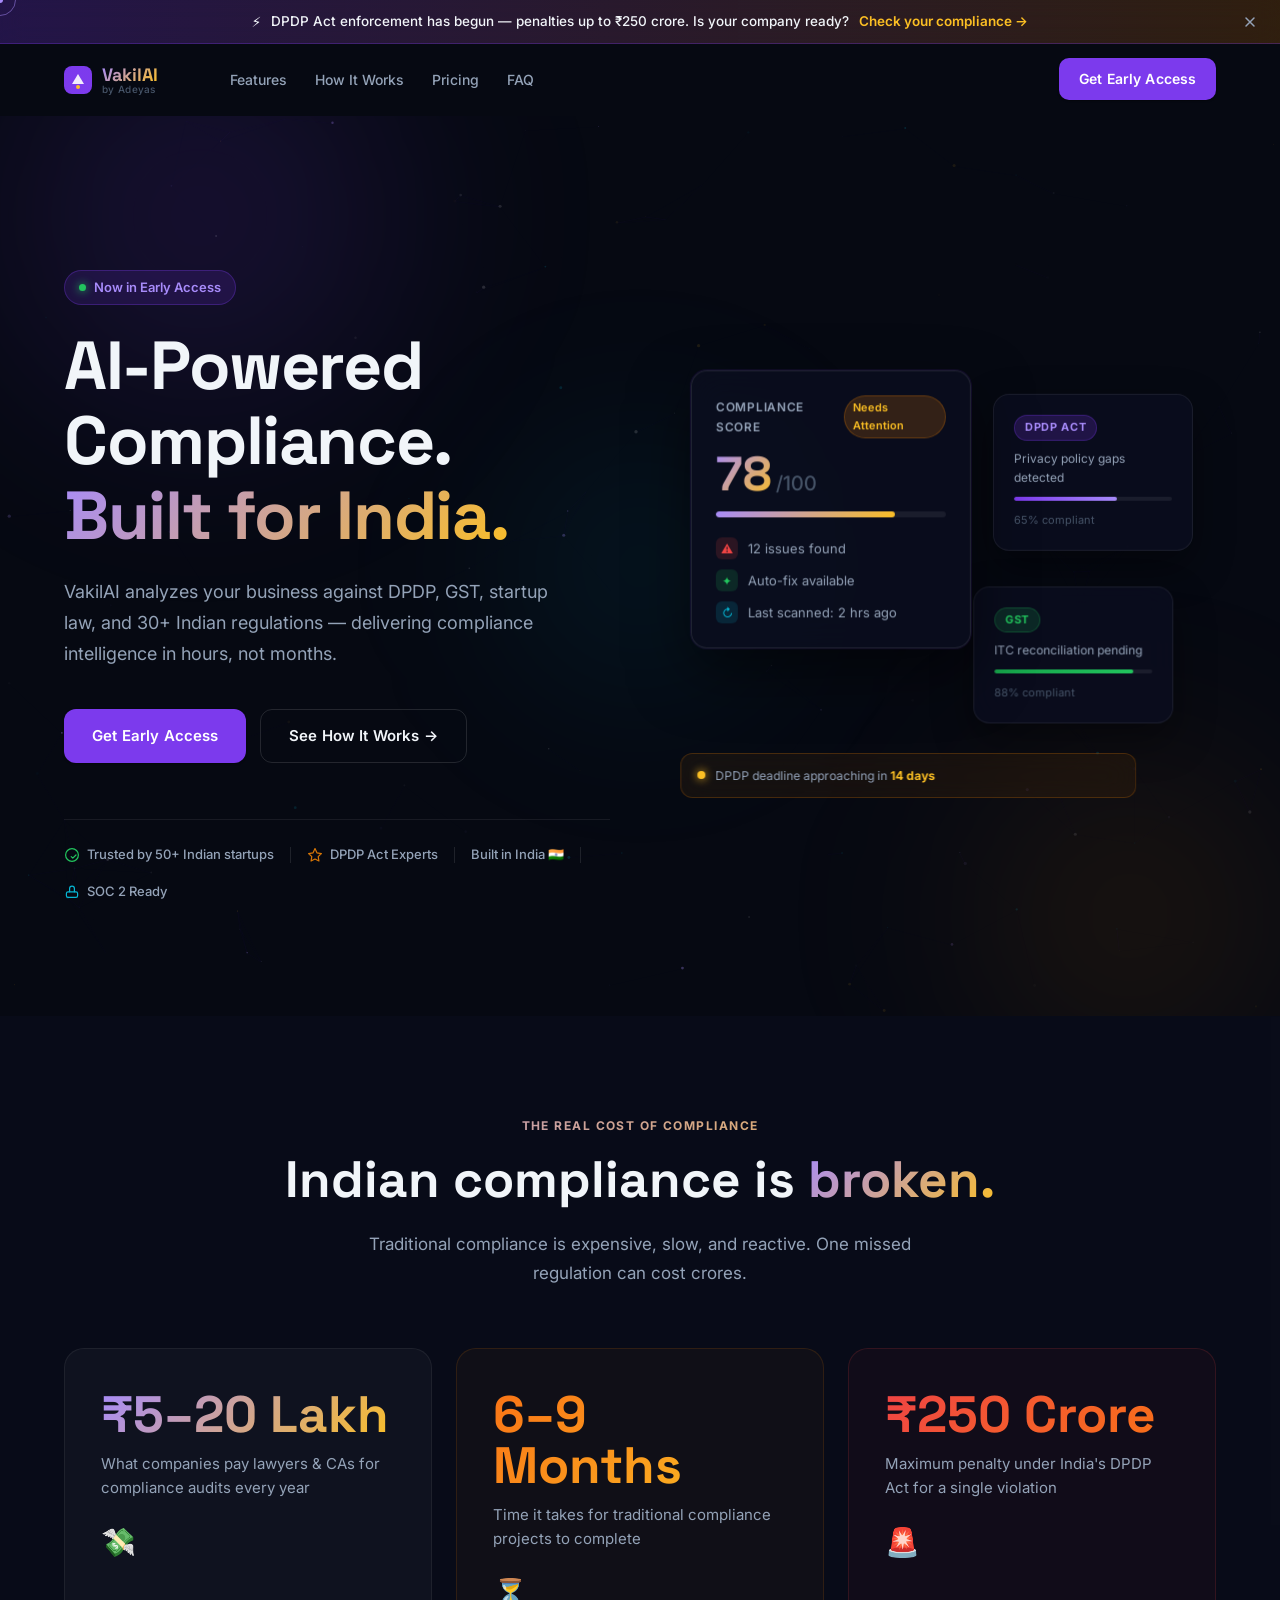
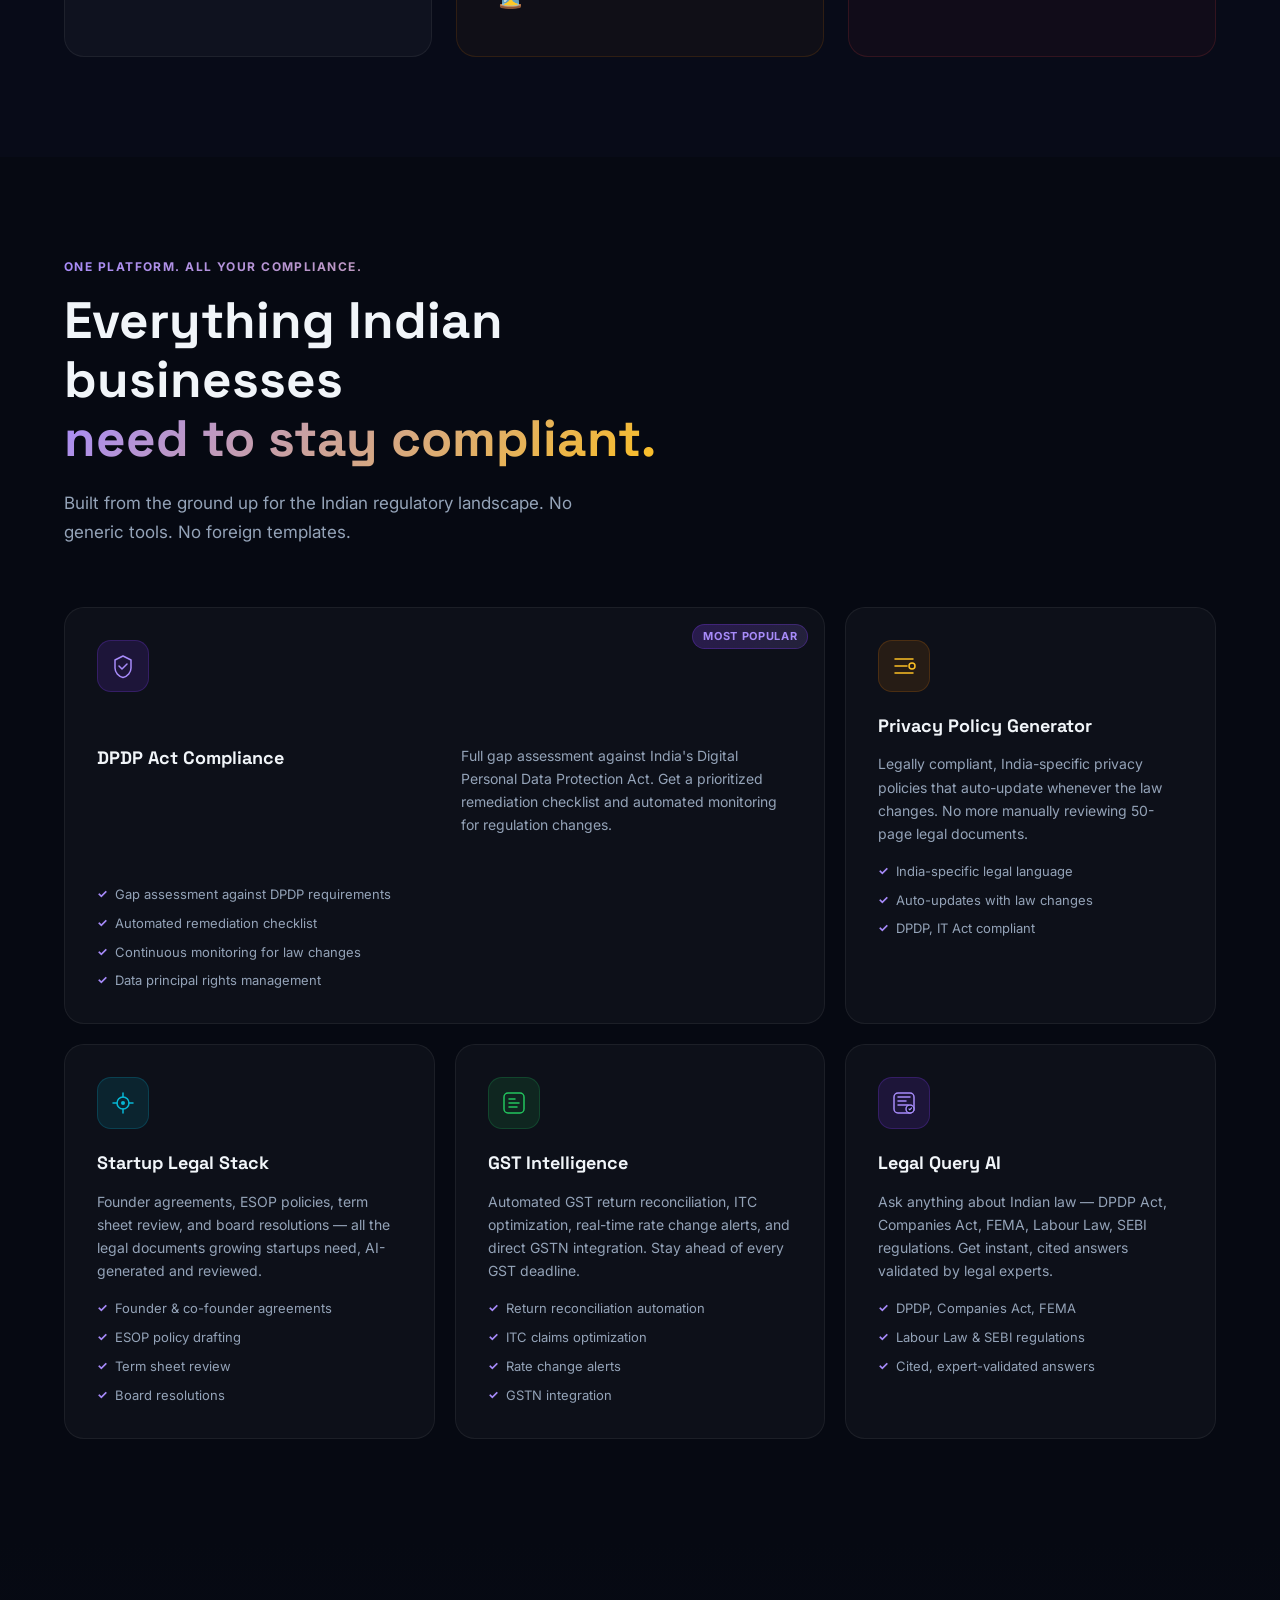
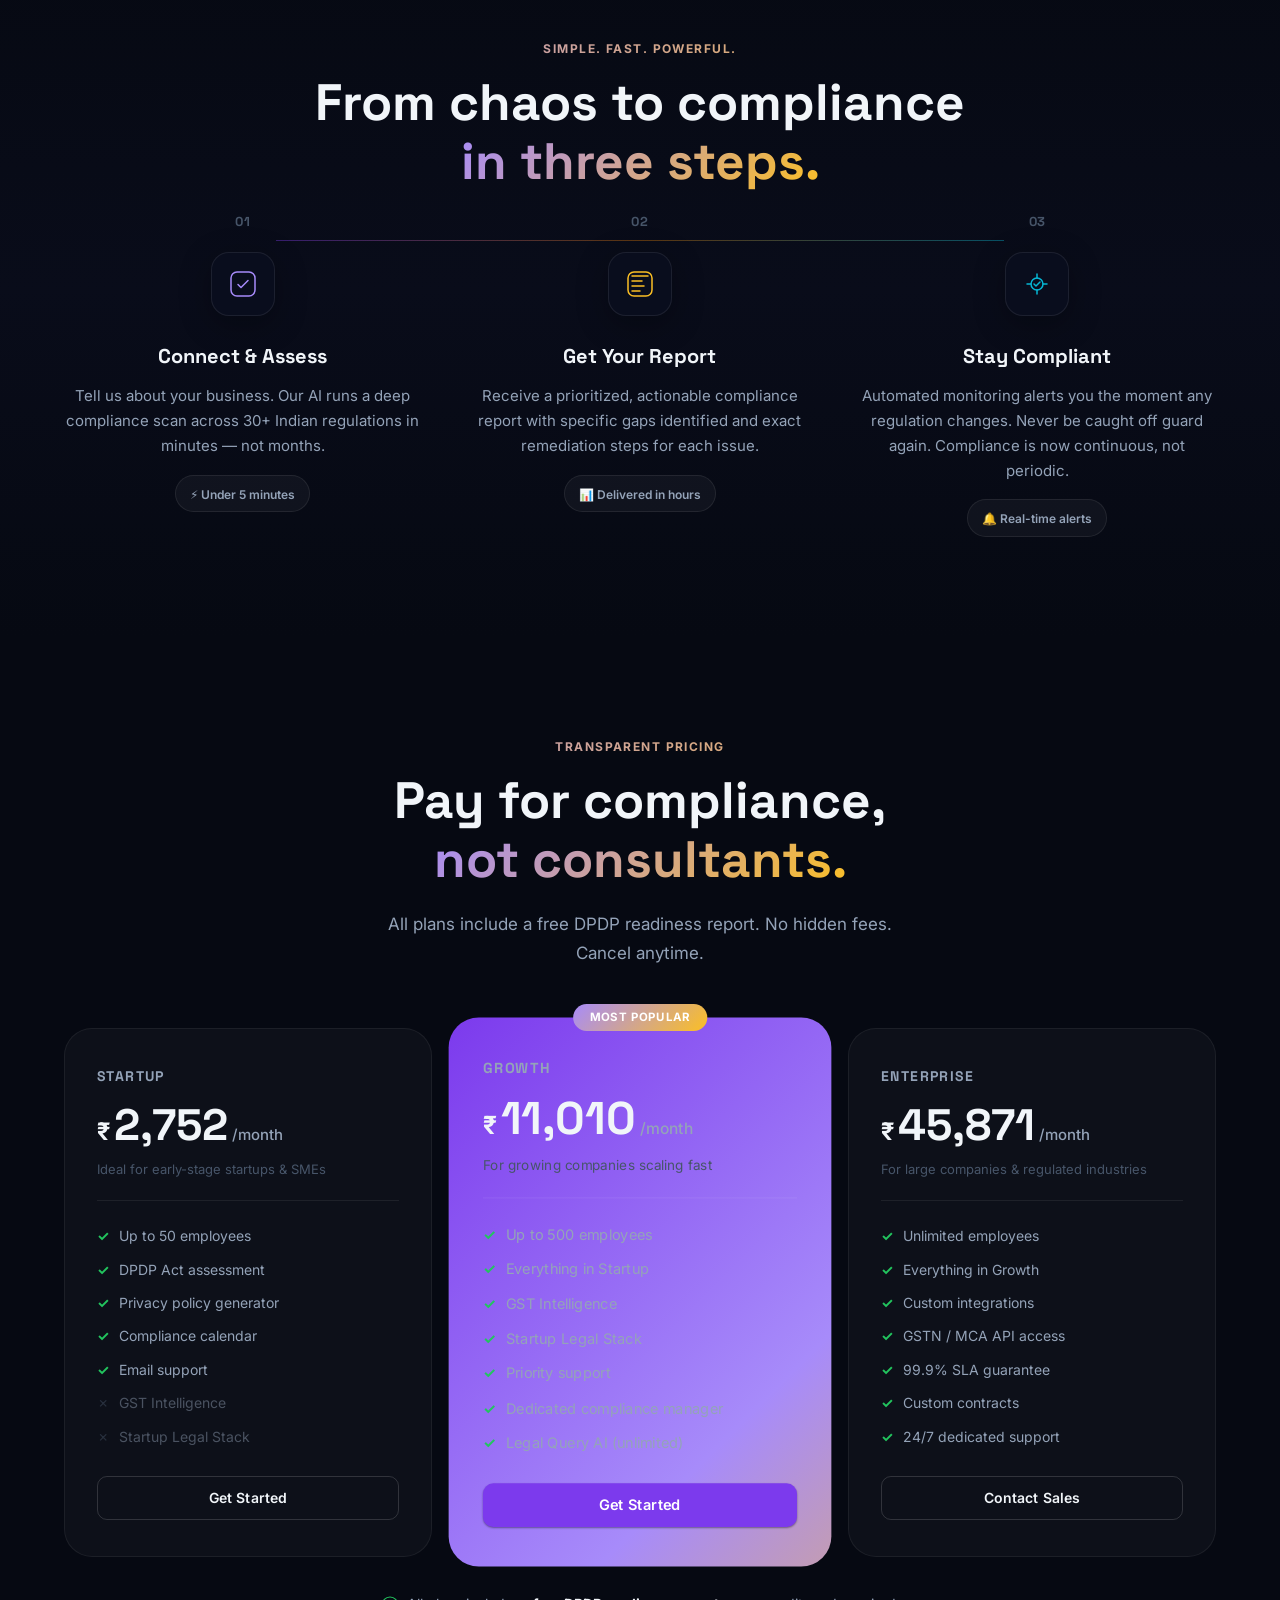
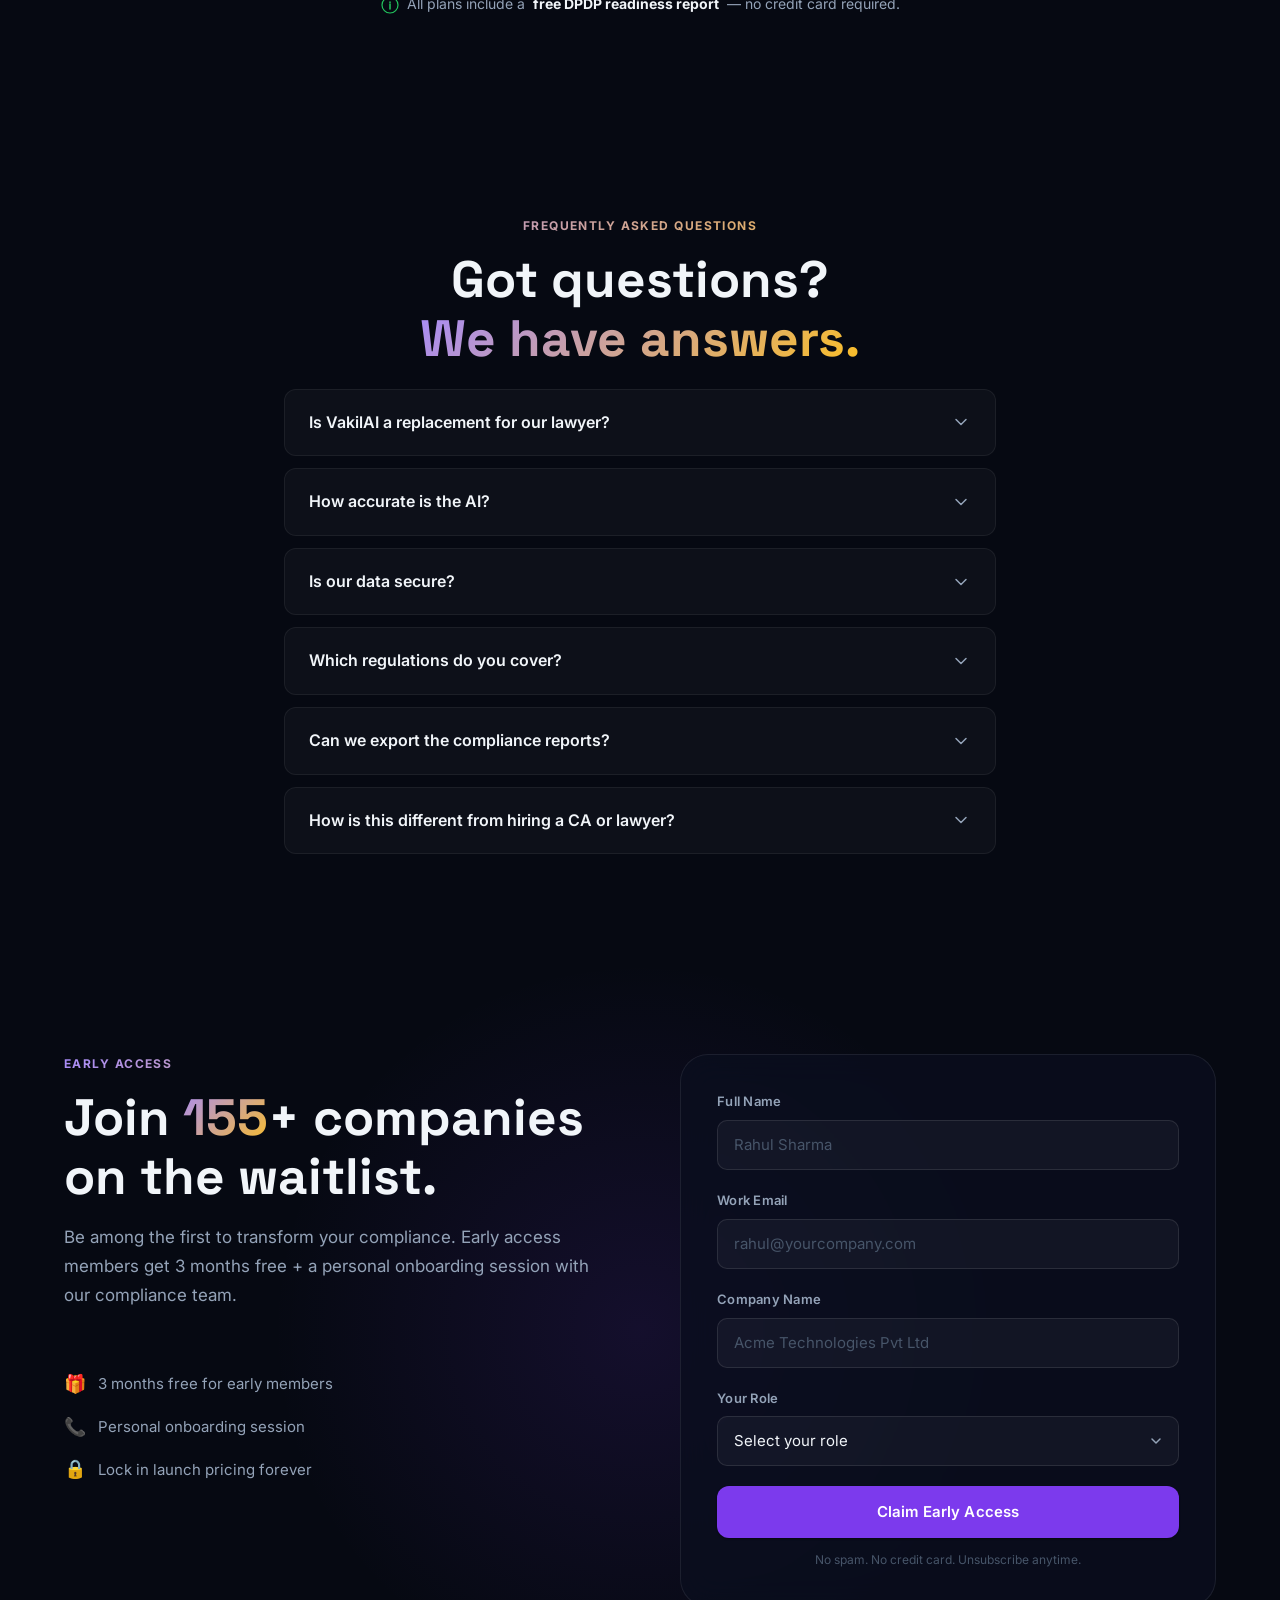
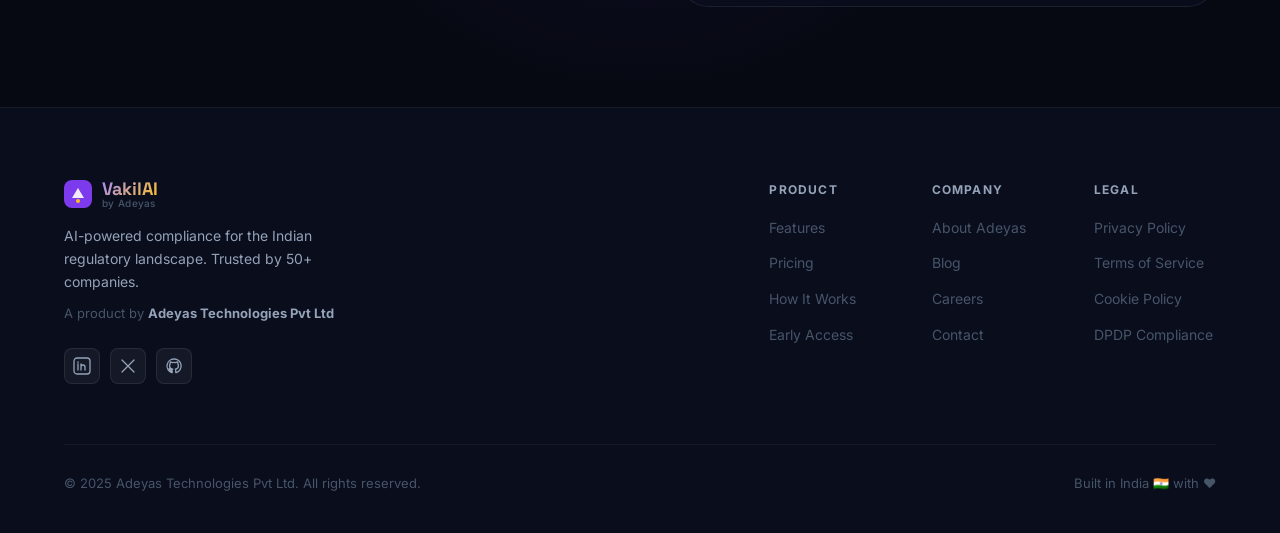
<file: index.html>
<!DOCTYPE html>
<html lang="en">
<head>
  <meta charset="UTF-8" />
  <meta name="viewport" content="width=device-width, initial-scale=1.0" />
  <meta name="description" content="VakilAI — AI-Powered Legal Compliance for Indian Businesses. DPDP Act, GST, Companies Act, FEMA compliance in hours, not months." />
  <title>VakilAI — AI-Powered Legal Compliance for Indian Businesses</title>
  <link rel="preconnect" href="https://fonts.googleapis.com" />
  <link rel="preconnect" href="https://fonts.gstatic.com" crossorigin />
  <link href="https://fonts.googleapis.com/css2?family=Inter:wght@300;400;500;600;700;800;900&family=Space+Grotesk:wght@400;500;600;700;800&display=swap" rel="stylesheet" />
  <link rel="stylesheet" href="css/style.css" />
</head>
<body>

  <!-- Custom Cursor -->
  <div class="cursor-dot" id="cursorDot"></div>
  <div class="cursor-ring" id="cursorRing"></div>

  <!-- Scroll Progress Bar -->
  <div class="scroll-progress" id="scrollProgress"></div>

  <!-- ===================== ANNOUNCEMENT BAR ===================== -->
  <div class="announcement-bar" id="announcementBar">
    <div class="announcement-inner">
      <span class="announcement-icon">⚡</span>
      <span class="announcement-text">
        DPDP Act enforcement has begun — penalties up to ₹250 crore. Is your company ready?
        <a href="#waitlist" class="announcement-link">Check your compliance →</a>
      </span>
      <button class="announcement-close" id="announcementClose" aria-label="Dismiss announcement">
        <svg width="16" height="16" viewBox="0 0 16 16" fill="none"><path d="M12 4L4 12M4 4l8 8" stroke="currentColor" stroke-width="1.5" stroke-linecap="round"/></svg>
      </button>
    </div>
  </div>

  <!-- ===================== NAVIGATION ===================== -->
  <nav class="navbar" id="navbar">
    <div class="nav-container">
      <a href="/" class="nav-logo">
        <span class="logo-icon">
          <svg width="28" height="28" viewBox="0 0 28 28" fill="none">
            <rect width="28" height="28" rx="8" fill="url(#logoGrad)"/>
            <path d="M8 18L14 8l6 10H8z" fill="white" opacity="0.9"/>
            <circle cx="14" cy="21" r="2" fill="#fbbf24"/>
            <defs>
              <linearGradient id="logoGrad" x1="0" y1="0" x2="28" y2="28">
                <stop offset="0%" stop-color="#7c3aed"/>
                <stop offset="100%" stop-color="#a855f7"/>
              </linearGradient>
            </defs>
          </svg>
        </span>
        <div class="logo-text">
          <span class="logo-name">VakilAI</span>
          <span class="logo-by">by Adeyas</span>
        </div>
      </a>

      <ul class="nav-links" id="navLinks">
        <li><a href="#features" class="nav-link">Features</a></li>
        <li><a href="#how-it-works" class="nav-link">How It Works</a></li>
        <li><a href="#pricing" class="nav-link">Pricing</a></li>
        <li><a href="#faq" class="nav-link">FAQ</a></li>
      </ul>

      <div class="nav-actions">
        <a href="#waitlist" class="btn btn-primary magnetic-btn">Get Early Access</a>
      </div>

      <button class="hamburger" id="hamburger" aria-label="Toggle menu">
        <span></span><span></span><span></span>
      </button>
    </div>
  </nav>

  <!-- Mobile menu overlay -->
  <div class="mobile-overlay" id="mobileOverlay"></div>

  <!-- ===================== HERO ===================== -->
  <section class="hero" id="hero">
    <canvas class="hero-canvas" id="heroCanvas"></canvas>
    <div class="hero-orbs">
      <div class="orb orb-1"></div>
      <div class="orb orb-2"></div>
      <div class="orb orb-3"></div>
    </div>

    <div class="container">
      <div class="hero-content">
        <div class="hero-badge reveal">
          <span class="badge-dot"></span>
          <span>Now in Early Access</span>
        </div>

        <h1 class="hero-h1 reveal reveal-delay-1">
          AI-Powered Compliance.<br />
          <span class="gradient-text">Built for India.</span>
        </h1>

        <p class="hero-sub reveal reveal-delay-2">
          VakilAI analyzes your business against DPDP, GST, startup law, and 30+ Indian regulations — delivering compliance intelligence in hours, not months.
        </p>

        <div class="hero-ctas reveal reveal-delay-3">
          <a href="#waitlist" class="btn btn-primary btn-lg magnetic-btn">Get Early Access</a>
          <a href="#how-it-works" class="btn btn-ghost btn-lg magnetic-btn">See How It Works →</a>
        </div>

        <!-- Trust bar -->
        <div class="trust-bar reveal reveal-delay-4">
          <div class="trust-item">
            <svg class="trust-icon" viewBox="0 0 20 20" fill="none"><path d="M9 12l2 2 4-4" stroke="#22c55e" stroke-width="1.5" stroke-linecap="round" stroke-linejoin="round"/><circle cx="10" cy="10" r="8" stroke="#22c55e" stroke-width="1.5"/></svg>
            <span>Trusted by 50+ Indian startups</span>
          </div>
          <div class="trust-divider"></div>
          <div class="trust-item">
            <svg class="trust-icon" viewBox="0 0 20 20" fill="none"><path d="M10 2L12.39 7.26L18 8.18L14 12.08L14.9 17.5L10 15L5.1 17.5L6 12.08L2 8.18L7.61 7.26L10 2Z" stroke="#d97706" stroke-width="1.5" stroke-linejoin="round"/></svg>
            <span>DPDP Act Experts</span>
          </div>
          <div class="trust-divider"></div>
          <div class="trust-item">
            <span>Built in India 🇮🇳</span>
          </div>
          <div class="trust-divider"></div>
          <div class="trust-item">
            <svg class="trust-icon" viewBox="0 0 20 20" fill="none"><rect x="3" y="11" width="14" height="7" rx="2" stroke="#06b6d4" stroke-width="1.5"/><path d="M7 11V7a3 3 0 016 0v4" stroke="#06b6d4" stroke-width="1.5" stroke-linecap="round"/></svg>
            <span>SOC 2 Ready</span>
          </div>
        </div>
      </div>

      <!-- Hero Visual -->
      <div class="hero-visual reveal reveal-delay-2">
        <div class="hero-card card-main">
          <div class="card-header">
            <div class="card-title-row">
              <span class="card-label">Compliance Score</span>
              <span class="status-badge status-warning">Needs Attention</span>
            </div>
            <div class="score-display">
              <span class="score-number">78</span>
              <span class="score-denom">/100</span>
            </div>
            <div class="score-bar">
              <div class="score-fill" style="width:78%"></div>
            </div>
          </div>
          <div class="card-metrics">
            <div class="metric">
              <span class="metric-icon metric-red">⚠</span>
              <span class="metric-text">12 issues found</span>
            </div>
            <div class="metric">
              <span class="metric-icon metric-green">✦</span>
              <span class="metric-text">Auto-fix available</span>
            </div>
            <div class="metric">
              <span class="metric-icon metric-blue">↻</span>
              <span class="metric-text">Last scanned: 2 hrs ago</span>
            </div>
          </div>
        </div>

        <div class="hero-card card-secondary card-dpdp">
          <div class="pill-badge pill-violet">DPDP Act</div>
          <p class="card-sm-text">Privacy policy gaps detected</p>
          <div class="mini-progress">
            <div class="mini-fill" style="width: 65%"></div>
          </div>
          <span class="mini-pct">65% compliant</span>
        </div>

        <div class="hero-card card-secondary card-gst">
          <div class="pill-badge pill-green">GST</div>
          <p class="card-sm-text">ITC reconciliation pending</p>
          <div class="mini-progress">
            <div class="mini-fill mini-fill-green" style="width: 88%"></div>
          </div>
          <span class="mini-pct">88% compliant</span>
        </div>

        <div class="hero-card card-alert">
          <span class="alert-dot"></span>
          <span class="alert-text">DPDP deadline approaching in <strong>14 days</strong></span>
        </div>
      </div>
    </div>
  </section>

  <!-- ===================== PROBLEM SECTION ===================== -->
  <section class="section problem-section" id="problem">
    <div class="container">
      <div class="section-label reveal">The Real Cost of Compliance</div>
      <h2 class="section-h2 reveal reveal-delay-1">Indian compliance is <span class="gradient-text">broken.</span></h2>
      <p class="section-sub reveal reveal-delay-2">Traditional compliance is expensive, slow, and reactive. One missed regulation can cost crores.</p>

      <div class="pain-cards reveal reveal-delay-3">
        <div class="pain-card">
          <div class="pain-stat">₹5–20 Lakh</div>
          <div class="pain-label">What companies pay lawyers &amp; CAs for compliance audits every year</div>
          <div class="pain-icon">💸</div>
        </div>
        <div class="pain-card pain-card-center">
          <div class="pain-stat">6–9 Months</div>
          <div class="pain-label">Time it takes for traditional compliance projects to complete</div>
          <div class="pain-icon">⏳</div>
        </div>
        <div class="pain-card pain-card-danger">
          <div class="pain-stat">₹250 Crore</div>
          <div class="pain-label">Maximum penalty under India's DPDP Act for a single violation</div>
          <div class="pain-icon">🚨</div>
        </div>
      </div>
    </div>
  </section>

  <!-- ===================== FEATURES ===================== -->
  <section class="section features-section" id="features">
    <div class="container">
      <div class="section-label reveal">One Platform. All Your Compliance.</div>
      <h2 class="section-h2 reveal reveal-delay-1">Everything Indian businesses<br /><span class="gradient-text">need to stay compliant.</span></h2>
      <p class="section-sub reveal reveal-delay-2">Built from the ground up for the Indian regulatory landscape. No generic tools. No foreign templates.</p>

      <div class="features-grid">

        <div class="feature-card feature-card-large reveal">
          <div class="feature-icon-wrap feature-violet">
            <svg width="28" height="28" viewBox="0 0 28 28" fill="none"><path d="M14 4L6 8v8c0 4.4 3.4 8.5 8 9.5 4.6-1 8-5.1 8-9.5V8l-8-4z" stroke="#a78bfa" stroke-width="1.5" stroke-linejoin="round"/><path d="M10 14l3 3 5-5" stroke="#a78bfa" stroke-width="1.5" stroke-linecap="round" stroke-linejoin="round"/></svg>
          </div>
          <h3 class="feature-title">DPDP Act Compliance</h3>
          <p class="feature-desc">Full gap assessment against India's Digital Personal Data Protection Act. Get a prioritized remediation checklist and automated monitoring for regulation changes.</p>
          <ul class="feature-list">
            <li>Gap assessment against DPDP requirements</li>
            <li>Automated remediation checklist</li>
            <li>Continuous monitoring for law changes</li>
            <li>Data principal rights management</li>
          </ul>
          <div class="feature-tag">Most popular</div>
        </div>

        <div class="feature-card reveal reveal-delay-1">
          <div class="feature-icon-wrap feature-gold">
            <svg width="28" height="28" viewBox="0 0 28 28" fill="none"><path d="M5 7h18M5 21h18M5 14h12" stroke="#fbbf24" stroke-width="1.5" stroke-linecap="round"/><circle cx="22" cy="14" r="3" stroke="#fbbf24" stroke-width="1.5"/></svg>
          </div>
          <h3 class="feature-title">Privacy Policy Generator</h3>
          <p class="feature-desc">Legally compliant, India-specific privacy policies that auto-update whenever the law changes. No more manually reviewing 50-page legal documents.</p>
          <ul class="feature-list">
            <li>India-specific legal language</li>
            <li>Auto-updates with law changes</li>
            <li>DPDP, IT Act compliant</li>
          </ul>
        </div>

        <div class="feature-card reveal reveal-delay-2">
          <div class="feature-icon-wrap feature-cyan">
            <svg width="28" height="28" viewBox="0 0 28 28" fill="none"><path d="M14 4v4M14 20v4M4 14h4M20 14h4" stroke="#06b6d4" stroke-width="1.5" stroke-linecap="round"/><circle cx="14" cy="14" r="6" stroke="#06b6d4" stroke-width="1.5"/><circle cx="14" cy="14" r="2" fill="#06b6d4"/></svg>
          </div>
          <h3 class="feature-title">Startup Legal Stack</h3>
          <p class="feature-desc">Founder agreements, ESOP policies, term sheet review, and board resolutions — all the legal documents growing startups need, AI-generated and reviewed.</p>
          <ul class="feature-list">
            <li>Founder &amp; co-founder agreements</li>
            <li>ESOP policy drafting</li>
            <li>Term sheet review</li>
            <li>Board resolutions</li>
          </ul>
        </div>

        <div class="feature-card reveal">
          <div class="feature-icon-wrap feature-green">
            <svg width="28" height="28" viewBox="0 0 28 28" fill="none"><rect x="4" y="4" width="20" height="20" rx="4" stroke="#22c55e" stroke-width="1.5"/><path d="M9 14h10M9 10h6M9 18h8" stroke="#22c55e" stroke-width="1.5" stroke-linecap="round"/></svg>
          </div>
          <h3 class="feature-title">GST Intelligence</h3>
          <p class="feature-desc">Automated GST return reconciliation, ITC optimization, real-time rate change alerts, and direct GSTN integration. Stay ahead of every GST deadline.</p>
          <ul class="feature-list">
            <li>Return reconciliation automation</li>
            <li>ITC claims optimization</li>
            <li>Rate change alerts</li>
            <li>GSTN integration</li>
          </ul>
        </div>

        <div class="feature-card reveal reveal-delay-1">
          <div class="feature-icon-wrap feature-violet">
            <svg width="28" height="28" viewBox="0 0 28 28" fill="none"><path d="M8 8h12M8 12h8M8 16h10" stroke="#a78bfa" stroke-width="1.5" stroke-linecap="round"/><rect x="4" y="4" width="20" height="20" rx="4" stroke="#a78bfa" stroke-width="1.5"/><circle cx="20" cy="20" r="4" fill="#0b0e1f" stroke="#a78bfa" stroke-width="1.5"/><path d="M19 20l.8.8L21.5 19" stroke="#a78bfa" stroke-width="1.2" stroke-linecap="round" stroke-linejoin="round"/></svg>
          </div>
          <h3 class="feature-title">Legal Query AI</h3>
          <p class="feature-desc">Ask anything about Indian law — DPDP Act, Companies Act, FEMA, Labour Law, SEBI regulations. Get instant, cited answers validated by legal experts.</p>
          <ul class="feature-list">
            <li>DPDP, Companies Act, FEMA</li>
            <li>Labour Law &amp; SEBI regulations</li>
            <li>Cited, expert-validated answers</li>
          </ul>
        </div>

      </div>
    </div>
  </section>

  <!-- ===================== HOW IT WORKS ===================== -->
  <section class="section hiw-section" id="how-it-works">
    <div class="container">
      <div class="section-label reveal">Simple. Fast. Powerful.</div>
      <h2 class="section-h2 reveal reveal-delay-1">From chaos to compliance<br /><span class="gradient-text">in three steps.</span></h2>

      <div class="hiw-steps">

        <div class="hiw-step reveal">
          <div class="step-number">01</div>
          <div class="step-connector"></div>
          <div class="step-content">
            <div class="step-icon-wrap">
              <svg width="32" height="32" viewBox="0 0 32 32" fill="none"><rect x="4" y="4" width="24" height="24" rx="6" stroke="#a78bfa" stroke-width="1.5"/><path d="M11 16.5l3 3 7-7" stroke="#a78bfa" stroke-width="1.5" stroke-linecap="round" stroke-linejoin="round"/></svg>
            </div>
            <h3 class="step-title">Connect &amp; Assess</h3>
            <p class="step-desc">Tell us about your business. Our AI runs a deep compliance scan across 30+ Indian regulations in minutes — not months.</p>
            <div class="step-callout">
              <span class="callout-time">⚡ Under 5 minutes</span>
            </div>
          </div>
        </div>

        <div class="hiw-step reveal reveal-delay-1">
          <div class="step-number">02</div>
          <div class="step-connector"></div>
          <div class="step-content">
            <div class="step-icon-wrap">
              <svg width="32" height="32" viewBox="0 0 32 32" fill="none"><path d="M8 8h16M8 13h10M8 18h12M8 23h8" stroke="#fbbf24" stroke-width="1.5" stroke-linecap="round"/><rect x="4" y="4" width="24" height="24" rx="6" stroke="#fbbf24" stroke-width="1.5"/></svg>
            </div>
            <h3 class="step-title">Get Your Report</h3>
            <p class="step-desc">Receive a prioritized, actionable compliance report with specific gaps identified and exact remediation steps for each issue.</p>
            <div class="step-callout">
              <span class="callout-time">📊 Delivered in hours</span>
            </div>
          </div>
        </div>

        <div class="hiw-step reveal reveal-delay-2">
          <div class="step-number">03</div>
          <div class="step-content">
            <div class="step-icon-wrap">
              <svg width="32" height="32" viewBox="0 0 32 32" fill="none"><path d="M16 6v4M16 22v4M6 16h4M22 16h4" stroke="#06b6d4" stroke-width="1.5" stroke-linecap="round"/><circle cx="16" cy="16" r="6" stroke="#06b6d4" stroke-width="1.5"/><path d="M13 16l2 2 4-4" stroke="#06b6d4" stroke-width="1.5" stroke-linecap="round" stroke-linejoin="round"/></svg>
            </div>
            <h3 class="step-title">Stay Compliant</h3>
            <p class="step-desc">Automated monitoring alerts you the moment any regulation changes. Never be caught off guard again. Compliance is now continuous, not periodic.</p>
            <div class="step-callout">
              <span class="callout-time">🔔 Real-time alerts</span>
            </div>
          </div>
        </div>

      </div>
    </div>
  </section>

  <!-- ===================== PRICING ===================== -->
  <section class="section pricing-section" id="pricing">
    <div class="container">
      <div class="section-label reveal">Transparent Pricing</div>
      <h2 class="section-h2 reveal reveal-delay-1">Pay for compliance,<br /><span class="gradient-text">not consultants.</span></h2>
      <p class="section-sub reveal reveal-delay-2">All plans include a free DPDP readiness report. No hidden fees. Cancel anytime.</p>

      <div class="pricing-grid reveal reveal-delay-3">

        <!-- Startup -->
        <div class="pricing-card">
          <div class="pricing-tier">Startup</div>
          <div class="pricing-price">
            <span class="price-currency">₹</span>
            <span class="price-amount" data-count="3000">3,000</span>
            <span class="price-period">/month</span>
          </div>
          <p class="pricing-ideal">Ideal for early-stage startups &amp; SMEs</p>
          <div class="pricing-divider"></div>
          <ul class="pricing-features">
            <li><span class="pf-check">✓</span> Up to 50 employees</li>
            <li><span class="pf-check">✓</span> DPDP Act assessment</li>
            <li><span class="pf-check">✓</span> Privacy policy generator</li>
            <li><span class="pf-check">✓</span> Compliance calendar</li>
            <li><span class="pf-check">✓</span> Email support</li>
            <li class="pf-no"><span class="pf-no-check">✗</span> GST Intelligence</li>
            <li class="pf-no"><span class="pf-no-check">✗</span> Startup Legal Stack</li>
          </ul>
          <a href="#waitlist" class="btn btn-outline btn-full magnetic-btn">Get Started</a>
        </div>

        <!-- Growth — Featured -->
        <div class="pricing-card pricing-featured">
          <div class="pricing-badge">Most Popular</div>
          <div class="pricing-tier">Growth</div>
          <div class="pricing-price">
            <span class="price-currency">₹</span>
            <span class="price-amount" data-count="12000">12,000</span>
            <span class="price-period">/month</span>
          </div>
          <p class="pricing-ideal">For growing companies scaling fast</p>
          <div class="pricing-divider"></div>
          <ul class="pricing-features">
            <li><span class="pf-check">✓</span> Up to 500 employees</li>
            <li><span class="pf-check">✓</span> Everything in Startup</li>
            <li><span class="pf-check">✓</span> GST Intelligence</li>
            <li><span class="pf-check">✓</span> Startup Legal Stack</li>
            <li><span class="pf-check">✓</span> Priority support</li>
            <li><span class="pf-check">✓</span> Dedicated compliance manager</li>
            <li><span class="pf-check">✓</span> Legal Query AI (unlimited)</li>
          </ul>
          <a href="#waitlist" class="btn btn-primary btn-full magnetic-btn">Get Started</a>
        </div>

        <!-- Enterprise -->
        <div class="pricing-card">
          <div class="pricing-tier">Enterprise</div>
          <div class="pricing-price">
            <span class="price-currency">₹</span>
            <span class="price-amount" data-count="50000">50,000</span>
            <span class="price-period">/month</span>
          </div>
          <p class="pricing-ideal">For large companies &amp; regulated industries</p>
          <div class="pricing-divider"></div>
          <ul class="pricing-features">
            <li><span class="pf-check">✓</span> Unlimited employees</li>
            <li><span class="pf-check">✓</span> Everything in Growth</li>
            <li><span class="pf-check">✓</span> Custom integrations</li>
            <li><span class="pf-check">✓</span> GSTN / MCA API access</li>
            <li><span class="pf-check">✓</span> 99.9% SLA guarantee</li>
            <li><span class="pf-check">✓</span> Custom contracts</li>
            <li><span class="pf-check">✓</span> 24/7 dedicated support</li>
          </ul>
          <a href="#waitlist" class="btn btn-outline btn-full magnetic-btn">Contact Sales</a>
        </div>

      </div>

      <div class="pricing-note reveal">
        <svg width="18" height="18" viewBox="0 0 18 18" fill="none"><circle cx="9" cy="9" r="8" stroke="#22c55e" stroke-width="1.2"/><path d="M9 8v5M9 6v.5" stroke="#22c55e" stroke-width="1.5" stroke-linecap="round"/></svg>
        All plans include a <strong>free DPDP readiness report</strong> — no credit card required.
      </div>
    </div>
  </section>

  <!-- ===================== FAQ ===================== -->
  <section class="section faq-section" id="faq">
    <div class="container faq-container">
      <div class="section-label reveal">Frequently Asked Questions</div>
      <h2 class="section-h2 reveal reveal-delay-1">Got questions?<br /><span class="gradient-text">We have answers.</span></h2>

      <div class="faq-list reveal reveal-delay-2">

        <div class="faq-item">
          <button class="faq-question" aria-expanded="false">
            <span>Is VakilAI a replacement for our lawyer?</span>
            <span class="faq-arrow">
              <svg width="20" height="20" viewBox="0 0 20 20" fill="none"><path d="M5 7.5l5 5 5-5" stroke="currentColor" stroke-width="1.5" stroke-linecap="round" stroke-linejoin="round"/></svg>
            </span>
          </button>
          <div class="faq-answer">
            <p>No — VakilAI is designed to augment your legal team, not replace it. Think of it as giving your lawyer a superpower: AI-powered research, automated monitoring, and instant gap analysis so they can focus on high-value strategic advice instead of manual compliance reviews. Most companies use VakilAI to reduce their legal spend by 60–80% while actually improving their compliance posture.</p>
          </div>
        </div>

        <div class="faq-item">
          <button class="faq-question" aria-expanded="false">
            <span>How accurate is the AI?</span>
            <span class="faq-arrow">
              <svg width="20" height="20" viewBox="0 0 20 20" fill="none"><path d="M5 7.5l5 5 5-5" stroke="currentColor" stroke-width="1.5" stroke-linecap="round" stroke-linejoin="round"/></svg>
            </span>
          </button>
          <div class="faq-answer">
            <p>VakilAI is trained on a comprehensive corpus of Indian legislation, MCA circulars, GSTN advisories, DPDP Act rules, and judicial precedents. Every output is validated by a panel of senior Indian legal experts before deployment. Our accuracy benchmark sits at 94%+ on structured compliance questions, with human review flagged automatically for edge cases.</p>
          </div>
        </div>

        <div class="faq-item">
          <button class="faq-question" aria-expanded="false">
            <span>Is our data secure?</span>
            <span class="faq-arrow">
              <svg width="20" height="20" viewBox="0 0 20 20" fill="none"><path d="M5 7.5l5 5 5-5" stroke="currentColor" stroke-width="1.5" stroke-linecap="round" stroke-linejoin="round"/></svg>
            </span>
          </button>
          <div class="faq-answer">
            <p>Absolutely. All data is end-to-end encrypted in transit and at rest. Your data is stored exclusively on Indian servers (Mumbai data centers), making us DPDP-compliant by design. We are ISO 27001 certified and SOC 2 Type II audit is in progress. We never use your business data to train our models — your data remains yours, period.</p>
          </div>
        </div>

        <div class="faq-item">
          <button class="faq-question" aria-expanded="false">
            <span>Which regulations do you cover?</span>
            <span class="faq-arrow">
              <svg width="20" height="20" viewBox="0 0 20 20" fill="none"><path d="M5 7.5l5 5 5-5" stroke="currentColor" stroke-width="1.5" stroke-linecap="round" stroke-linejoin="round"/></svg>
            </span>
          </button>
          <div class="faq-answer">
            <p>Currently, VakilAI covers the DPDP Act, GST (CGST, SGST, IGST), Companies Act 2013, FEMA, Labour Laws (POSH, PF, ESI, Shops & Establishments), SEBI regulations, and Startup India requirements — 30+ regulations in total. We add new regulations quarterly and our customers vote on priority. SEBI BRSR and RBI guidelines are next on the roadmap.</p>
          </div>
        </div>

        <div class="faq-item">
          <button class="faq-question" aria-expanded="false">
            <span>Can we export the compliance reports?</span>
            <span class="faq-arrow">
              <svg width="20" height="20" viewBox="0 0 20 20" fill="none"><path d="M5 7.5l5 5 5-5" stroke="currentColor" stroke-width="1.5" stroke-linecap="round" stroke-linejoin="round"/></svg>
            </span>
          </button>
          <div class="faq-answer">
            <p>Yes — all compliance reports can be exported as PDF or Excel files. Reports are formatted for sharing directly with your CA, auditor, or legal counsel. You can also generate shareable links with view-only access for board members or investors. Enterprise customers get custom-branded report templates.</p>
          </div>
        </div>

        <div class="faq-item">
          <button class="faq-question" aria-expanded="false">
            <span>How is this different from hiring a CA or lawyer?</span>
            <span class="faq-arrow">
              <svg width="20" height="20" viewBox="0 0 20 20" fill="none"><path d="M5 7.5l5 5 5-5" stroke="currentColor" stroke-width="1.5" stroke-linecap="round" stroke-linejoin="round"/></svg>
            </span>
          </button>
          <div class="faq-answer">
            <p>Three key differences: <strong>Speed</strong> — VakilAI delivers your compliance report in hours vs. 6–9 months for a traditional audit. <strong>Cost</strong> — Starting at ₹3,000/month vs. ₹5–20 lakhs/year for external consultants. <strong>Currency</strong> — VakilAI monitors regulations 24/7 and alerts you the day something changes; your CA only knows when you next call them. VakilAI is designed to work with your legal team, not against them.</p>
          </div>
        </div>

      </div>
    </div>
  </section>

  <!-- ===================== WAITLIST / CTA ===================== -->
  <section class="section waitlist-section" id="waitlist">
    <div class="waitlist-bg-orb"></div>
    <div class="container">
      <div class="waitlist-inner">
        <div class="waitlist-left">
          <div class="section-label reveal">Early Access</div>
          <h2 class="section-h2 reveal reveal-delay-1">
            Join <span class="gradient-text counter-num" data-target="200">0</span>+ companies<br />on the waitlist.
          </h2>
          <p class="section-sub reveal reveal-delay-2">Be among the first to transform your compliance. Early access members get 3 months free + a personal onboarding session with our compliance team.</p>
          <div class="waitlist-perks reveal reveal-delay-3">
            <div class="perk">
              <span class="perk-icon">🎁</span>
              <span>3 months free for early members</span>
            </div>
            <div class="perk">
              <span class="perk-icon">📞</span>
              <span>Personal onboarding session</span>
            </div>
            <div class="perk">
              <span class="perk-icon">🔒</span>
              <span>Lock in launch pricing forever</span>
            </div>
          </div>
        </div>

        <div class="waitlist-right reveal reveal-delay-2">
          <form class="waitlist-form" id="waitlistForm" novalidate>
            <div class="form-group">
              <label for="wlName">Full Name</label>
              <input type="text" id="wlName" name="name" placeholder="Rahul Sharma" autocomplete="name" />
              <span class="field-error" id="nameError"></span>
            </div>
            <div class="form-group">
              <label for="wlEmail">Work Email</label>
              <input type="email" id="wlEmail" name="email" placeholder="rahul@yourcompany.com" autocomplete="email" />
              <span class="field-error" id="emailError"></span>
            </div>
            <div class="form-group">
              <label for="wlCompany">Company Name</label>
              <input type="text" id="wlCompany" name="company" placeholder="Acme Technologies Pvt Ltd" />
              <span class="field-error" id="companyError"></span>
            </div>
            <div class="form-group">
              <label for="wlRole">Your Role</label>
              <select id="wlRole" name="role">
                <option value="" disabled selected>Select your role</option>
                <option value="founder-ceo">Founder / CEO</option>
                <option value="cfo-finance">CFO / Finance</option>
                <option value="legal-compliance">Legal / Compliance</option>
                <option value="cto-tech">CTO / Tech</option>
                <option value="other">Other</option>
              </select>
              <span class="field-error" id="roleError"></span>
            </div>
            <button type="submit" class="btn btn-primary btn-full btn-lg magnetic-btn" id="wlSubmit">
              <span class="btn-text">Claim Early Access</span>
              <span class="btn-loading" style="display:none">
                <svg width="20" height="20" viewBox="0 0 20 20" fill="none" class="spin"><circle cx="10" cy="10" r="8" stroke="currentColor" stroke-width="2" stroke-dasharray="20 10" opacity="0.5"/></svg>
                Submitting...
              </span>
            </button>
            <p class="form-disclaimer">No spam. No credit card. Unsubscribe anytime.</p>
          </form>

          <div class="form-success" id="formSuccess" style="display:none">
            <div class="success-icon">🎉</div>
            <h3>You're on the list!</h3>
            <p>We'll reach out shortly with your early access details. Check your email for confirmation.</p>
          </div>
        </div>
      </div>
    </div>
  </section>

  <!-- ===================== FOOTER ===================== -->
  <footer class="footer">
    <div class="container">
      <div class="footer-top">
        <div class="footer-brand">
          <a href="/" class="nav-logo footer-logo">
            <span class="logo-icon">
              <svg width="28" height="28" viewBox="0 0 28 28" fill="none">
                <rect width="28" height="28" rx="8" fill="url(#logoGrad2)"/>
                <path d="M8 18L14 8l6 10H8z" fill="white" opacity="0.9"/>
                <circle cx="14" cy="21" r="2" fill="#fbbf24"/>
                <defs>
                  <linearGradient id="logoGrad2" x1="0" y1="0" x2="28" y2="28">
                    <stop offset="0%" stop-color="#7c3aed"/>
                    <stop offset="100%" stop-color="#a855f7"/>
                  </linearGradient>
                </defs>
              </svg>
            </span>
            <div class="logo-text">
              <span class="logo-name">VakilAI</span>
              <span class="logo-by">by Adeyas</span>
            </div>
          </a>
          <p class="footer-tagline">AI-powered compliance for the Indian regulatory landscape. Trusted by 50+ companies.</p>
          <p class="footer-company">A product by <strong>Adeyas Technologies Pvt Ltd</strong></p>

          <div class="social-links">
            <a href="#" class="social-link" aria-label="LinkedIn">
              <svg width="18" height="18" viewBox="0 0 18 18" fill="none"><rect x="1" y="1" width="16" height="16" rx="3" stroke="currentColor" stroke-width="1.3"/><path d="M5 7v6M5 5v.5" stroke="currentColor" stroke-width="1.3" stroke-linecap="round"/><path d="M8 13v-3a2 2 0 014 0v3M8 7v6" stroke="currentColor" stroke-width="1.3" stroke-linecap="round" stroke-linejoin="round"/></svg>
            </a>
            <a href="#" class="social-link" aria-label="Twitter / X">
              <svg width="18" height="18" viewBox="0 0 18 18" fill="none"><path d="M3 3l12 12M3 15L15 3" stroke="currentColor" stroke-width="1.3" stroke-linecap="round"/></svg>
            </a>
            <a href="#" class="social-link" aria-label="GitHub">
              <svg width="18" height="18" viewBox="0 0 18 18" fill="none"><path d="M9 2a7 7 0 00-2.21 13.64c.35.06.48-.15.48-.34v-1.2c-1.94.42-2.35-.93-2.35-.93-.32-.81-.78-1.02-.78-1.02-.63-.43.05-.42.05-.42.7.05 1.07.72 1.07.72.62 1.06 1.63.76 2.03.58.06-.45.24-.76.44-.93-1.55-.18-3.18-.78-3.18-3.46 0-.76.27-1.39.72-1.87-.07-.18-.31-.89.07-1.85 0 0 .59-.19 1.92.72a6.7 6.7 0 013.5 0c1.33-.91 1.91-.72 1.91-.72.38.96.14 1.67.07 1.85.45.48.72 1.11.72 1.87 0 2.69-1.64 3.28-3.2 3.45.25.22.47.65.47 1.31v1.95c0 .19.13.41.48.34A7 7 0 009 2z" stroke="currentColor" stroke-width="1.3" stroke-linejoin="round"/></svg>
            </a>
          </div>
        </div>

        <div class="footer-links-grid">
          <div class="footer-col">
            <h4 class="footer-col-title">Product</h4>
            <ul>
              <li><a href="#features">Features</a></li>
              <li><a href="#pricing">Pricing</a></li>
              <li><a href="#how-it-works">How It Works</a></li>
              <li><a href="#waitlist">Early Access</a></li>
            </ul>
          </div>
          <div class="footer-col">
            <h4 class="footer-col-title">Company</h4>
            <ul>
              <li><a href="#">About Adeyas</a></li>
              <li><a href="#">Blog</a></li>
              <li><a href="#">Careers</a></li>
              <li><a href="#">Contact</a></li>
            </ul>
          </div>
          <div class="footer-col">
            <h4 class="footer-col-title">Legal</h4>
            <ul>
              <li><a href="#">Privacy Policy</a></li>
              <li><a href="#">Terms of Service</a></li>
              <li><a href="#">Cookie Policy</a></li>
              <li><a href="#">DPDP Compliance</a></li>
            </ul>
          </div>
        </div>
      </div>

      <div class="footer-bottom">
        <p class="footer-copy">© 2025 Adeyas Technologies Pvt Ltd. All rights reserved.</p>
        <p class="footer-love">Built in India 🇮🇳 with ♥</p>
      </div>
    </div>
  </footer>

  <script src="js/main.js"></script>
</body>
</html>
</file>
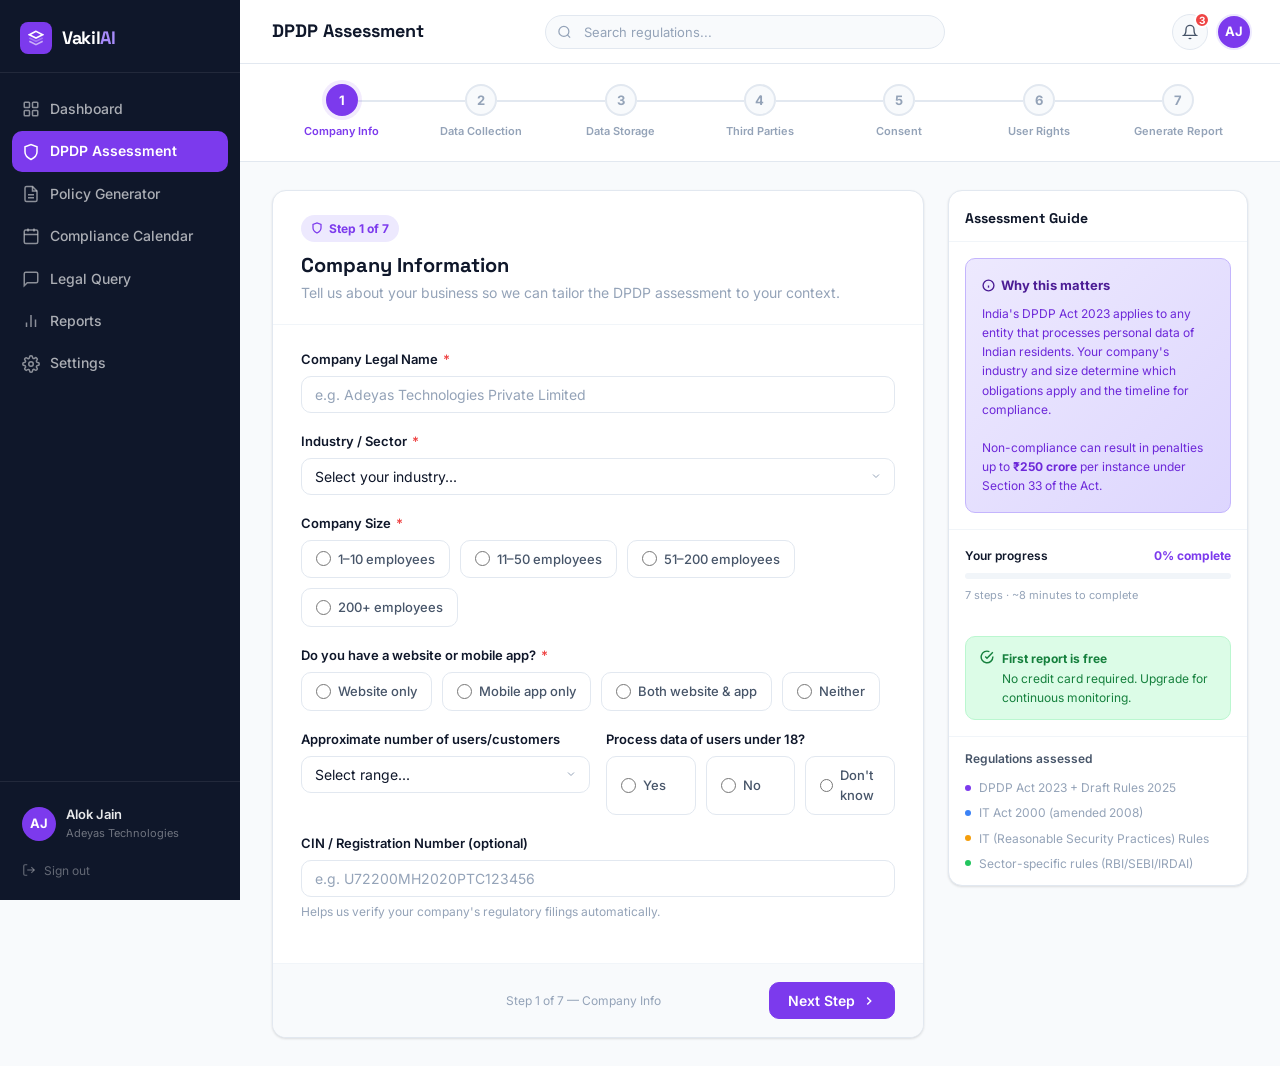
<file: app/assessment.html>
<!DOCTYPE html>
<html lang="en">
<head>
  <meta charset="UTF-8" />
  <meta name="viewport" content="width=device-width, initial-scale=1.0" />
  <title>DPDP Assessment — VakilAI</title>
  <link rel="preconnect" href="https://fonts.googleapis.com" />
  <link rel="preconnect" href="https://fonts.gstatic.com" crossorigin />
  <link href="https://fonts.googleapis.com/css2?family=Inter:wght@300;400;500;600;700&family=Space+Grotesk:wght@400;500;600;700&display=swap" rel="stylesheet" />
  <link rel="stylesheet" href="css/app.css" />
</head>
<body id="assessment-page">

<div class="sidebar-overlay" id="sidebar-overlay"></div>

<!-- SIDEBAR -->
<aside class="sidebar" id="sidebar">
  <div class="sidebar-logo">
    <div class="sidebar-logo-icon">
      <svg width="16" height="16" viewBox="0 0 24 24" fill="none" stroke="white" stroke-width="2.5">
        <path d="M12 2L2 7l10 5 10-5-10-5z"/>
        <path d="M2 17l10 5 10-5" opacity="0.6"/>
        <path d="M2 12l10 5 10-5" opacity="0.3"/>
      </svg>
    </div>
    <span class="sidebar-logo-text">Vakil<span>AI</span></span>
  </div>
  <nav class="sidebar-nav">
    <a class="nav-item" href="dashboard.html" data-page="dashboard.html">
      <svg class="nav-icon" viewBox="0 0 24 24" fill="none" stroke="currentColor" stroke-width="2"><rect x="3" y="3" width="7" height="7" rx="1"/><rect x="14" y="3" width="7" height="7" rx="1"/><rect x="3" y="14" width="7" height="7" rx="1"/><rect x="14" y="14" width="7" height="7" rx="1"/></svg>
      Dashboard
    </a>
    <a class="nav-item active" href="assessment.html" data-page="assessment.html">
      <svg class="nav-icon" viewBox="0 0 24 24" fill="none" stroke="currentColor" stroke-width="2"><path d="M12 22s8-4 8-10V5l-8-3-8 3v7c0 6 8 10 8 10z"/></svg>
      DPDP Assessment
    </a>
    <a class="nav-item" href="policy.html" data-page="policy.html">
      <svg class="nav-icon" viewBox="0 0 24 24" fill="none" stroke="currentColor" stroke-width="2"><path d="M14 2H6a2 2 0 00-2 2v16a2 2 0 002 2h12a2 2 0 002-2V8z"/><polyline points="14 2 14 8 20 8"/><line x1="16" y1="13" x2="8" y2="13"/><line x1="16" y1="17" x2="8" y2="17"/></svg>
      Policy Generator
    </a>
    <a class="nav-item" href="calendar.html" data-page="calendar.html">
      <svg class="nav-icon" viewBox="0 0 24 24" fill="none" stroke="currentColor" stroke-width="2"><rect x="3" y="4" width="18" height="18" rx="2" ry="2"/><line x1="16" y1="2" x2="16" y2="6"/><line x1="8" y1="2" x2="8" y2="6"/><line x1="3" y1="10" x2="21" y2="10"/></svg>
      Compliance Calendar
    </a>
    <a class="nav-item" href="query.html" data-page="query.html">
      <svg class="nav-icon" viewBox="0 0 24 24" fill="none" stroke="currentColor" stroke-width="2"><path d="M21 15a2 2 0 01-2 2H7l-4 4V5a2 2 0 012-2h14a2 2 0 012 2z"/></svg>
      Legal Query
    </a>
    <a class="nav-item" href="#" data-page="reports.html">
      <svg class="nav-icon" viewBox="0 0 24 24" fill="none" stroke="currentColor" stroke-width="2"><line x1="18" y1="20" x2="18" y2="10"/><line x1="12" y1="20" x2="12" y2="4"/><line x1="6" y1="20" x2="6" y2="14"/></svg>
      Reports
    </a>
    <a class="nav-item" href="#" data-page="settings.html">
      <svg class="nav-icon" viewBox="0 0 24 24" fill="none" stroke="currentColor" stroke-width="2"><circle cx="12" cy="12" r="3"/><path d="M19.4 15a1.65 1.65 0 00.33 1.82l.06.06a2 2 0 010 2.83 2 2 0 01-2.83 0l-.06-.06a1.65 1.65 0 00-1.82-.33 1.65 1.65 0 00-1 1.51V21a2 2 0 01-2 2 2 2 0 01-2-2v-.09A1.65 1.65 0 009 19.4a1.65 1.65 0 00-1.82.33l-.06.06a2 2 0 01-2.83-2.83l.06-.06A1.65 1.65 0 004.68 15a1.65 1.65 0 00-1.51-1H3a2 2 0 01-2-2 2 2 0 012-2h.09A1.65 1.65 0 004.6 9a1.65 1.65 0 00-.33-1.82l-.06-.06a2 2 0 012.83-2.83l.06.06A1.65 1.65 0 009 4.68a1.65 1.65 0 001-1.51V3a2 2 0 012-2 2 2 0 012 2v.09a1.65 1.65 0 001 1.51 1.65 1.65 0 001.82-.33l.06-.06a2 2 0 012.83 2.83l-.06.06A1.65 1.65 0 0019.4 9a1.65 1.65 0 001.51 1H21a2 2 0 012 2 2 2 0 01-2 2h-.09a1.65 1.65 0 00-1.51 1z"/></svg>
      Settings
    </a>
  </nav>
  <div class="sidebar-bottom">
    <div class="sidebar-user">
      <div class="user-avatar">AJ</div>
      <div class="user-info">
        <div class="user-name">Alok Jain</div>
        <div class="user-company">Adeyas Technologies</div>
      </div>
    </div>
    <a href="login.html" class="logout-link">
      <svg width="14" height="14" viewBox="0 0 24 24" fill="none" stroke="currentColor" stroke-width="2"><path d="M9 21H5a2 2 0 01-2-2V5a2 2 0 012-2h4"/><polyline points="16 17 21 12 16 7"/><line x1="21" y1="12" x2="9" y2="12"/></svg>
      Sign out
    </a>
  </div>
</aside>

<!-- MAIN -->
<div class="app-main">
  <header class="topbar">
    <button class="hamburger-btn" id="hamburger-btn">
      <svg width="18" height="18" viewBox="0 0 24 24" fill="none" stroke="currentColor" stroke-width="2"><line x1="3" y1="6" x2="21" y2="6"/><line x1="3" y1="12" x2="21" y2="12"/><line x1="3" y1="18" x2="21" y2="18"/></svg>
    </button>
    <span class="topbar-title">DPDP Assessment</span>
    <div class="topbar-search">
      <svg class="topbar-search-icon" viewBox="0 0 24 24" fill="none" stroke="currentColor" stroke-width="2"><circle cx="11" cy="11" r="8"/><line x1="21" y1="21" x2="16.65" y2="16.65"/></svg>
      <input type="text" placeholder="Search regulations..." />
    </div>
    <div class="topbar-actions">
      <button class="topbar-icon-btn">
        <svg width="16" height="16" viewBox="0 0 24 24" fill="none" stroke="currentColor" stroke-width="2"><path d="M18 8A6 6 0 006 8c0 7-3 9-3 9h18s-3-2-3-9"/><path d="M13.73 21a2 2 0 01-3.46 0"/></svg>
        <span class="topbar-notif-badge">3</span>
      </button>
      <div class="topbar-avatar">AJ</div>
    </div>
  </header>

  <!-- Step Progress Bar -->
  <div class="assessment-progress">
    <div class="steps-bar">
      <div class="step-item active" id="step-indicator-1">
        <div class="step-circle">1</div>
        <span class="step-label">Company Info</span>
      </div>
      <div class="step-item" id="step-indicator-2">
        <div class="step-circle">2</div>
        <span class="step-label">Data Collection</span>
      </div>
      <div class="step-item" id="step-indicator-3">
        <div class="step-circle">3</div>
        <span class="step-label">Data Storage</span>
      </div>
      <div class="step-item" id="step-indicator-4">
        <div class="step-circle">4</div>
        <span class="step-label">Third Parties</span>
      </div>
      <div class="step-item" id="step-indicator-5">
        <div class="step-circle">5</div>
        <span class="step-label">Consent</span>
      </div>
      <div class="step-item" id="step-indicator-6">
        <div class="step-circle">6</div>
        <span class="step-label">User Rights</span>
      </div>
      <div class="step-item" id="step-indicator-7">
        <div class="step-circle">7</div>
        <span class="step-label">Generate Report</span>
      </div>
    </div>
  </div>

  <main class="app-content">
    <div class="assessment-layout">

      <!-- FORM CARD -->
      <div>

        <!-- STEP 1 -->
        <div class="assessment-form-card" id="step-panel-1">
          <div class="assessment-form-header">
            <div class="step-number-pill">
              <svg width="12" height="12" viewBox="0 0 24 24" fill="none" stroke="currentColor" stroke-width="2.5"><path d="M12 22s8-4 8-10V5l-8-3-8 3v7c0 6 8 10 8 10z"/></svg>
              Step 1 of 7
            </div>
            <h2 style="font-size:1.25rem;font-weight:700;color:var(--text-dark);">Company Information</h2>
            <p style="font-size:0.875rem;color:var(--text-muted);margin-top:4px;">Tell us about your business so we can tailor the DPDP assessment to your context.</p>
          </div>
          <div class="assessment-form-body">
            <div class="form-group">
              <label class="form-label" for="company-legal-name">Company Legal Name <span class="required">*</span></label>
              <input type="text" id="company-legal-name" class="form-input" placeholder="e.g. Adeyas Technologies Private Limited" required />
              <div class="form-error">Please enter your company's legal name.</div>
            </div>

            <div class="form-group">
              <label class="form-label" for="industry">Industry / Sector <span class="required">*</span></label>
              <select id="industry" class="form-select" required>
                <option value="">Select your industry...</option>
                <option value="technology">Technology / IT Services</option>
                <option value="fintech">FinTech</option>
                <option value="healthtech">HealthTech / MedTech</option>
                <option value="edtech">EdTech</option>
                <option value="ecommerce">E-commerce / Retail</option>
                <option value="saas">SaaS / Software Products</option>
                <option value="manufacturing">Manufacturing</option>
                <option value="financial">Financial Services / NBFC</option>
                <option value="other">Other</option>
              </select>
              <div class="form-error">Please select your industry.</div>
            </div>

            <div class="form-group">
              <label class="form-label">Company Size <span class="required">*</span></label>
              <div class="radio-group">
                <label class="radio-option">
                  <input type="radio" name="company-size" value="1-10" />
                  1–10 employees
                </label>
                <label class="radio-option">
                  <input type="radio" name="company-size" value="11-50" />
                  11–50 employees
                </label>
                <label class="radio-option">
                  <input type="radio" name="company-size" value="51-200" />
                  51–200 employees
                </label>
                <label class="radio-option">
                  <input type="radio" name="company-size" value="200+" />
                  200+ employees
                </label>
              </div>
            </div>

            <div class="form-group">
              <label class="form-label">Do you have a website or mobile app? <span class="required">*</span></label>
              <div class="radio-group">
                <label class="radio-option">
                  <input type="radio" name="has-app" value="website-only" />
                  Website only
                </label>
                <label class="radio-option">
                  <input type="radio" name="has-app" value="app-only" />
                  Mobile app only
                </label>
                <label class="radio-option">
                  <input type="radio" name="has-app" value="both" />
                  Both website & app
                </label>
                <label class="radio-option">
                  <input type="radio" name="has-app" value="neither" />
                  Neither
                </label>
              </div>
            </div>

            <div class="grid-2">
              <div class="form-group">
                <label class="form-label" for="user-count">Approximate number of users/customers</label>
                <select id="user-count" class="form-select">
                  <option value="">Select range...</option>
                  <option value="0-100">Under 100</option>
                  <option value="100-1000">100 – 1,000</option>
                  <option value="1k-10k">1,000 – 10,000</option>
                  <option value="10k-100k">10,000 – 1,00,000</option>
                  <option value="1L-10L">1 Lakh – 10 Lakh</option>
                  <option value="10L+">More than 10 Lakh</option>
                </select>
              </div>
              <div class="form-group">
                <label class="form-label">Process data of users under 18?</label>
                <div class="radio-group" style="flex-wrap:nowrap;">
                  <label class="radio-option" style="flex:1;">
                    <input type="radio" name="minor-data" value="yes" />Yes
                  </label>
                  <label class="radio-option" style="flex:1;">
                    <input type="radio" name="minor-data" value="no" />No
                  </label>
                  <label class="radio-option" style="flex:1;">
                    <input type="radio" name="minor-data" value="unknown" />Don't know
                  </label>
                </div>
              </div>
            </div>

            <div class="form-group">
              <label class="form-label" for="cin">CIN / Registration Number (optional)</label>
              <input type="text" id="cin" class="form-input" placeholder="e.g. U72200MH2020PTC123456" />
              <div class="form-hint">Helps us verify your company's regulatory filings automatically.</div>
            </div>
          </div>
          <div class="assessment-form-footer">
            <button class="btn btn-secondary btn-sm" id="prev-step-btn" style="visibility:hidden;">
              ← Previous
            </button>
            <div style="font-size:0.75rem;color:var(--text-muted);">Step 1 of 7 — Company Info</div>
            <button class="btn btn-primary" id="next-step-btn">
              Next Step
              <svg width="14" height="14" viewBox="0 0 24 24" fill="none" stroke="currentColor" stroke-width="2.5"><polyline points="9 18 15 12 9 6"/></svg>
            </button>
          </div>
        </div>

        <!-- STEP 2 -->
        <div class="assessment-form-card" id="step-panel-2" style="display:none;">
          <div class="assessment-form-header">
            <div class="step-number-pill">
              <svg width="12" height="12" viewBox="0 0 24 24" fill="none" stroke="currentColor" stroke-width="2.5"><path d="M12 22s8-4 8-10V5l-8-3-8 3v7c0 6 8 10 8 10z"/></svg>
              Step 2 of 7
            </div>
            <h2 style="font-size:1.25rem;font-weight:700;color:var(--text-dark);">Data Collection</h2>
            <p style="font-size:0.875rem;color:var(--text-muted);margin-top:4px;">Tell us what personal data you collect from your users, customers, or employees.</p>
          </div>
          <div class="assessment-form-body">
            <div class="form-group">
              <label class="form-label">What types of personal data do you collect? <span class="required">*</span></label>
              <p class="form-hint" style="margin-bottom:10px;">Select all that apply. This determines the scope of your DPDP obligations.</p>
              <div class="checkbox-grid">
                <label class="checkbox-option">
                  <input type="checkbox" class="data-type-check" data-label="Name & Contact Information" />
                  Name & Contact
                </label>
                <label class="checkbox-option">
                  <input type="checkbox" class="data-type-check" data-label="Email Address" />
                  Email Address
                </label>
                <label class="checkbox-option">
                  <input type="checkbox" class="data-type-check" data-label="Phone Number" />
                  Phone Number
                </label>
                <label class="checkbox-option">
                  <input type="checkbox" class="data-type-check" data-label="Payment & Financial Info" />
                  Payment Info
                </label>
                <label class="checkbox-option">
                  <input type="checkbox" class="data-type-check" data-label="Location Data" />
                  Location Data
                </label>
                <label class="checkbox-option">
                  <input type="checkbox" class="data-type-check" data-label="Device Information" />
                  Device Info
                </label>
                <label class="checkbox-option">
                  <input type="checkbox" class="data-type-check" data-label="Browsing Behavior" />
                  Browsing Behavior
                </label>
                <label class="checkbox-option">
                  <input type="checkbox" class="data-type-check" data-label="Health & Medical Data" />
                  Health Data
                </label>
                <label class="checkbox-option">
                  <input type="checkbox" class="data-type-check" data-label="Financial Data" />
                  Financial Data
                </label>
                <label class="checkbox-option">
                  <input type="checkbox" class="data-type-check" data-label="Government ID / Aadhaar" />
                  Government ID
                </label>
                <label class="checkbox-option">
                  <input type="checkbox" class="data-type-check" data-label="Biometric Data" />
                  Biometric Data
                </label>
                <label class="checkbox-option">
                  <input type="checkbox" class="data-type-check" data-label="Employment Information" />
                  Employment Info
                </label>
              </div>
            </div>

            <div class="form-group">
              <label class="form-label">How do you collect data? <span class="required">*</span></label>
              <div class="checkbox-grid">
                <label class="checkbox-option">
                  <input type="checkbox" />
                  Registration forms
                </label>
                <label class="checkbox-option">
                  <input type="checkbox" />
                  Cookies & tracking
                </label>
                <label class="checkbox-option">
                  <input type="checkbox" />
                  API integrations
                </label>
                <label class="checkbox-option">
                  <input type="checkbox" />
                  Offline / paper forms
                </label>
                <label class="checkbox-option">
                  <input type="checkbox" />
                  Third-party sources
                </label>
                <label class="checkbox-option">
                  <input type="checkbox" />
                  Analytics platforms
                </label>
              </div>
            </div>

            <div class="form-group">
              <label class="form-label">Do you currently show a cookie consent banner?</label>
              <div class="radio-group">
                <label class="radio-option"><input type="radio" name="cookie-banner" value="yes" />Yes, GDPR-compliant</label>
                <label class="radio-option"><input type="radio" name="cookie-banner" value="basic" />Basic notice only</label>
                <label class="radio-option"><input type="radio" name="cookie-banner" value="no" />No</label>
              </div>
            </div>

            <div class="form-group">
              <label class="form-label" for="collection-note">Any additional notes about your data collection practices?</label>
              <textarea id="collection-note" class="form-textarea" placeholder="e.g. We collect GPS location only when the app is in the foreground..." rows="3"></textarea>
            </div>
          </div>
          <div class="assessment-form-footer">
            <button class="btn btn-secondary btn-sm" id="prev-step-btn">← Previous</button>
            <div style="font-size:0.75rem;color:var(--text-muted);">Step 2 of 7 — Data Collection</div>
            <button class="btn btn-primary" id="next-step-btn">
              Next Step
              <svg width="14" height="14" viewBox="0 0 24 24" fill="none" stroke="currentColor" stroke-width="2.5"><polyline points="9 18 15 12 9 6"/></svg>
            </button>
          </div>
        </div>

        <!-- STEP 3 -->
        <div class="assessment-form-card" id="step-panel-3" style="display:none;">
          <div class="assessment-form-header">
            <div class="step-number-pill">Step 3 of 7</div>
            <h2 style="font-size:1.25rem;font-weight:700;color:var(--text-dark);">Data Storage & Security</h2>
            <p style="font-size:0.875rem;color:var(--text-muted);margin-top:4px;">Understanding where and how you store data is critical for DPDP compliance.</p>
          </div>
          <div class="assessment-form-body">
            <div class="form-group">
              <label class="form-label">Where is your data stored? <span class="required">*</span></label>
              <div class="checkbox-grid">
                <label class="checkbox-option"><input type="checkbox" />India-based servers</label>
                <label class="checkbox-option"><input type="checkbox" />AWS (India region)</label>
                <label class="checkbox-option"><input type="checkbox" />AWS (outside India)</label>
                <label class="checkbox-option"><input type="checkbox" />Google Cloud Platform</label>
                <label class="checkbox-option"><input type="checkbox" />Azure</label>
                <label class="checkbox-option"><input type="checkbox" />Other cloud provider</label>
                <label class="checkbox-option"><input type="checkbox" />On-premise servers</label>
                <label class="checkbox-option"><input type="checkbox" />Third-party SaaS tools</label>
              </div>
            </div>
            <div class="form-group">
              <label class="form-label">Do you transfer data outside India?</label>
              <div class="radio-group">
                <label class="radio-option"><input type="radio" name="cross-border" value="yes" />Yes</label>
                <label class="radio-option"><input type="radio" name="cross-border" value="no" />No</label>
                <label class="radio-option"><input type="radio" name="cross-border" value="unsure" />Not sure</label>
              </div>
            </div>
            <div class="form-group">
              <label class="form-label">Security measures in place</label>
              <div class="checkbox-grid">
                <label class="checkbox-option"><input type="checkbox" />Data encryption at rest</label>
                <label class="checkbox-option"><input type="checkbox" />Encryption in transit (TLS)</label>
                <label class="checkbox-option"><input type="checkbox" />Access controls / RBAC</label>
                <label class="checkbox-option"><input type="checkbox" />Regular security audits</label>
                <label class="checkbox-option"><input type="checkbox" />Breach notification process</label>
                <label class="checkbox-option"><input type="checkbox" />ISO 27001 certified</label>
              </div>
            </div>
            <div class="form-group">
              <label class="form-label" for="retention-policy">Data retention policy</label>
              <select id="retention-policy" class="form-select">
                <option value="">Select retention period...</option>
                <option>30 days after account closure</option>
                <option>90 days</option>
                <option>1 year</option>
                <option>2 years</option>
                <option>5 years</option>
                <option>As required by law</option>
                <option>No defined policy yet</option>
              </select>
            </div>
          </div>
          <div class="assessment-form-footer">
            <button class="btn btn-secondary btn-sm" id="prev-step-btn">← Previous</button>
            <div style="font-size:0.75rem;color:var(--text-muted);">Step 3 of 7 — Data Storage</div>
            <button class="btn btn-primary" id="next-step-btn">Next Step <svg width="14" height="14" viewBox="0 0 24 24" fill="none" stroke="currentColor" stroke-width="2.5"><polyline points="9 18 15 12 9 6"/></svg></button>
          </div>
        </div>

        <!-- STEP 4 -->
        <div class="assessment-form-card" id="step-panel-4" style="display:none;">
          <div class="assessment-form-header">
            <div class="step-number-pill">Step 4 of 7</div>
            <h2 style="font-size:1.25rem;font-weight:700;color:var(--text-dark);">Third-Party Sharing</h2>
            <p style="font-size:0.875rem;color:var(--text-muted);margin-top:4px;">Do you share personal data with vendors, partners, or other processors?</p>
          </div>
          <div class="assessment-form-body">
            <div class="form-group">
              <label class="form-label">Do you share data with third parties? <span class="required">*</span></label>
              <div class="radio-group">
                <label class="radio-option"><input type="radio" name="third-party-share" value="yes" />Yes</label>
                <label class="radio-option"><input type="radio" name="third-party-share" value="no" />No</label>
              </div>
            </div>
            <div class="form-group">
              <label class="form-label">Types of third parties you share data with</label>
              <div class="checkbox-grid">
                <label class="checkbox-option"><input type="checkbox" />Payment processors (Razorpay, Stripe)</label>
                <label class="checkbox-option"><input type="checkbox" />Analytics (Google Analytics, Mixpanel)</label>
                <label class="checkbox-option"><input type="checkbox" />Marketing platforms (Mailchimp, HubSpot)</label>
                <label class="checkbox-option"><input type="checkbox" />Cloud infrastructure providers</label>
                <label class="checkbox-option"><input type="checkbox" />Customer support tools (Freshdesk, Intercom)</label>
                <label class="checkbox-option"><input type="checkbox" />Recruitment platforms</label>
                <label class="checkbox-option"><input type="checkbox" />Logistics / delivery partners</label>
                <label class="checkbox-option"><input type="checkbox" />Other SaaS vendors</label>
              </div>
            </div>
            <div class="form-group">
              <label class="form-label">Do you have Data Processing Agreements (DPAs) with all vendors?</label>
              <div class="radio-group">
                <label class="radio-option"><input type="radio" name="dpas" value="all" />Yes, all vendors</label>
                <label class="radio-option"><input type="radio" name="dpas" value="some" />Some vendors only</label>
                <label class="radio-option"><input type="radio" name="dpas" value="none" />Not yet</label>
                <label class="radio-option"><input type="radio" name="dpas" value="na" />Not applicable</label>
              </div>
            </div>
          </div>
          <div class="assessment-form-footer">
            <button class="btn btn-secondary btn-sm" id="prev-step-btn">← Previous</button>
            <div style="font-size:0.75rem;color:var(--text-muted);">Step 4 of 7 — Third Parties</div>
            <button class="btn btn-primary" id="next-step-btn">Next Step <svg width="14" height="14" viewBox="0 0 24 24" fill="none" stroke="currentColor" stroke-width="2.5"><polyline points="9 18 15 12 9 6"/></svg></button>
          </div>
        </div>

        <!-- STEP 5 -->
        <div class="assessment-form-card" id="step-panel-5" style="display:none;">
          <div class="assessment-form-header">
            <div class="step-number-pill">Step 5 of 7</div>
            <h2 style="font-size:1.25rem;font-weight:700;color:var(--text-dark);">Consent Management</h2>
            <p style="font-size:0.875rem;color:var(--text-muted);margin-top:4px;">Under the DPDP Act, valid consent is fundamental. Let's assess your current practices.</p>
          </div>
          <div class="assessment-form-body">
            <div class="form-group">
              <label class="form-label">How do you obtain consent from users?</label>
              <div class="checkbox-grid">
                <label class="checkbox-option"><input type="checkbox" />Explicit opt-in checkbox at signup</label>
                <label class="checkbox-option"><input type="checkbox" />Granular purpose-wise consent</label>
                <label class="checkbox-option"><input type="checkbox" />Pre-ticked checkboxes (non-compliant)</label>
                <label class="checkbox-option"><input type="checkbox" />Terms of Service acceptance</label>
                <label class="checkbox-option"><input type="checkbox" />In-app consent notices</label>
                <label class="checkbox-option"><input type="checkbox" />No formal consent mechanism</label>
              </div>
            </div>
            <div class="form-group">
              <label class="form-label">Can users withdraw consent easily?</label>
              <div class="radio-group">
                <label class="radio-option"><input type="radio" name="withdraw-consent" value="yes" />Yes, self-service option available</label>
                <label class="radio-option"><input type="radio" name="withdraw-consent" value="email" />Via email/support request only</label>
                <label class="radio-option"><input type="radio" name="withdraw-consent" value="no" />No mechanism in place</label>
              </div>
            </div>
            <div class="form-group">
              <label class="form-label">Do you process data for marketing/advertising?</label>
              <div class="radio-group">
                <label class="radio-option"><input type="radio" name="marketing" value="yes-consent" />Yes, with explicit consent</label>
                <label class="radio-option"><input type="radio" name="marketing" value="yes-no-consent" />Yes, without explicit consent</label>
                <label class="radio-option"><input type="radio" name="marketing" value="no" />No</label>
              </div>
            </div>
            <div class="form-group">
              <label class="form-label">Do you maintain consent records?</label>
              <div class="radio-group">
                <label class="radio-option"><input type="radio" name="consent-records" value="yes" />Yes, with timestamps & audit trail</label>
                <label class="radio-option"><input type="radio" name="consent-records" value="basic" />Basic records only</label>
                <label class="radio-option"><input type="radio" name="consent-records" value="no" />No records maintained</label>
              </div>
            </div>
          </div>
          <div class="assessment-form-footer">
            <button class="btn btn-secondary btn-sm" id="prev-step-btn">← Previous</button>
            <div style="font-size:0.75rem;color:var(--text-muted);">Step 5 of 7 — Consent</div>
            <button class="btn btn-primary" id="next-step-btn">Next Step <svg width="14" height="14" viewBox="0 0 24 24" fill="none" stroke="currentColor" stroke-width="2.5"><polyline points="9 18 15 12 9 6"/></svg></button>
          </div>
        </div>

        <!-- STEP 6 -->
        <div class="assessment-form-card" id="step-panel-6" style="display:none;">
          <div class="assessment-form-header">
            <div class="step-number-pill">Step 6 of 7</div>
            <h2 style="font-size:1.25rem;font-weight:700;color:var(--text-dark);">User Rights &amp; Grievance Redressal</h2>
            <p style="font-size:0.875rem;color:var(--text-muted);margin-top:4px;">Assess your readiness to handle data principal rights under DPDP Act 2023.</p>
          </div>
          <div class="assessment-form-body">
            <div class="form-group">
              <label class="form-label">Which user rights mechanisms do you have in place?</label>
              <div class="checkbox-grid">
                <label class="checkbox-option"><input type="checkbox" />Right to access personal data</label>
                <label class="checkbox-option"><input type="checkbox" />Right to correct inaccurate data</label>
                <label class="checkbox-option"><input type="checkbox" />Right to erasure / deletion</label>
                <label class="checkbox-option"><input type="checkbox" />Right to data portability</label>
                <label class="checkbox-option"><input type="checkbox" />Right to object to processing</label>
                <label class="checkbox-option"><input type="checkbox" />Nomination of representative</label>
              </div>
            </div>
            <div class="form-group">
              <label class="form-label">Do you have a designated Grievance Officer?</label>
              <div class="radio-group">
                <label class="radio-option"><input type="radio" name="grievance-officer" value="yes-published" />Yes, published on website</label>
                <label class="radio-option"><input type="radio" name="grievance-officer" value="yes-internal" />Yes, internal only</label>
                <label class="radio-option"><input type="radio" name="grievance-officer" value="no" />No</label>
              </div>
            </div>
            <div class="form-group">
              <label class="form-label">Average time to respond to data-related requests?</label>
              <div class="radio-group">
                <label class="radio-option"><input type="radio" name="response-time" value="48h" />Within 48 hours</label>
                <label class="radio-option"><input type="radio" name="response-time" value="7d" />Within 7 days</label>
                <label class="radio-option"><input type="radio" name="response-time" value="30d" />Within 30 days</label>
                <label class="radio-option"><input type="radio" name="response-time" value="none" />No formal process</label>
              </div>
            </div>
            <div class="form-group">
              <label class="form-label">Have you had any data breaches or incidents in the last 2 years?</label>
              <div class="radio-group">
                <label class="radio-option"><input type="radio" name="breach-history" value="yes" />Yes</label>
                <label class="radio-option"><input type="radio" name="breach-history" value="no" />No</label>
                <label class="radio-option"><input type="radio" name="breach-history" value="unsure" />Unsure</label>
              </div>
            </div>
          </div>
          <div class="assessment-form-footer">
            <button class="btn btn-secondary btn-sm" id="prev-step-btn">← Previous</button>
            <div style="font-size:0.75rem;color:var(--text-muted);">Step 6 of 7 — User Rights</div>
            <button class="btn btn-primary" id="next-step-btn">Generate Report <svg width="14" height="14" viewBox="0 0 24 24" fill="none" stroke="currentColor" stroke-width="2.5"><polyline points="9 18 15 12 9 6"/></svg></button>
          </div>
        </div>

        <!-- STEP 7 — Report -->
        <div class="assessment-form-card" id="step-panel-7" style="display:none;">
          <div class="assessment-form-header">
            <div class="step-number-pill">
              <svg width="12" height="12" viewBox="0 0 24 24" fill="none" stroke="currentColor" stroke-width="2.5"><polyline points="20 6 9 17 4 12"/></svg>
              Step 7 of 7 — Complete
            </div>
            <h2 style="font-size:1.25rem;font-weight:700;color:var(--text-dark);">Your DPDP Compliance Report</h2>
          </div>

          <!-- Loading state -->
          <div id="report-loading" class="loading-overlay" style="display:flex;">
            <div class="spinner spinner-violet" style="width:36px;height:36px;"></div>
            <p style="font-size:0.9375rem;font-weight:600;color:var(--text-dark);">Analysing your responses...</p>
            <p style="color:var(--text-muted);">Mapping against DPDP Act 2023, Rules 2025, and sector-specific requirements.</p>
          </div>

          <!-- Report result -->
          <div id="report-result" style="display:none;opacity:0;">
            <div class="assessment-form-body">
              <!-- Score Header -->
              <div style="background:linear-gradient(135deg,#4c1d95,#7c3aed);border-radius:var(--radius-xl);padding:28px;color:white;display:flex;align-items:center;gap:28px;margin-bottom:24px;">
                <div class="circular-progress" style="width:90px;height:90px;">
                  <svg width="90" height="90" viewBox="0 0 90 90">
                    <circle cx="45" cy="45" r="38" fill="none" stroke="rgba(255,255,255,0.15)" stroke-width="7"/>
                    <circle class="progress-ring-circle" cx="45" cy="45" r="38" fill="none" stroke="#a78bfa" stroke-width="7" stroke-linecap="round" data-score="65"/>
                  </svg>
                  <div class="circular-progress-value" style="color:white;font-size:1.375rem;">65<div class="circular-progress-label" style="color:rgba(255,255,255,0.6);">/100</div></div>
                </div>
                <div>
                  <div style="font-size:1.625rem;font-weight:800;margin-bottom:4px;">Needs Improvement</div>
                  <div style="opacity:0.75;font-size:0.875rem;margin-bottom:12px;">Adeyas Technologies Pvt. Ltd. · Assessed Jun 1, 2026</div>
                  <div style="display:flex;gap:8px;flex-wrap:wrap;">
                    <span style="background:rgba(255,255,255,0.15);border:1px solid rgba(255,255,255,0.25);border-radius:20px;padding:4px 12px;font-size:0.75rem;font-weight:600;">8 Critical Issues</span>
                    <span style="background:rgba(255,255,255,0.15);border:1px solid rgba(255,255,255,0.25);border-radius:20px;padding:4px 12px;font-size:0.75rem;font-weight:600;">5 Warnings</span>
                    <span style="background:rgba(255,255,255,0.15);border:1px solid rgba(255,255,255,0.25);border-radius:20px;padding:4px 12px;font-size:0.75rem;font-weight:600;">11 Passed</span>
                  </div>
                </div>
              </div>

              <!-- Issues -->
              <h3 style="font-size:1rem;font-weight:700;color:var(--text-dark);margin-bottom:14px;">Critical Action Items</h3>
              <div style="display:flex;flex-direction:column;gap:10px;margin-bottom:24px;">
                <div style="background:var(--error-light);border:1px solid #fca5a5;border-radius:var(--radius-md);padding:14px 16px;display:flex;gap:12px;align-items:flex-start;">
                  <svg width="16" height="16" viewBox="0 0 24 24" fill="none" stroke="var(--error)" stroke-width="2" style="flex-shrink:0;margin-top:2px;"><circle cx="12" cy="12" r="10"/><line x1="12" y1="8" x2="12" y2="12"/><line x1="12" y1="16" x2="12.01" y2="16"/></svg>
                  <div>
                    <div style="font-size:0.875rem;font-weight:700;color:var(--error-text);margin-bottom:2px;">No Consent Withdrawal Mechanism</div>
                    <div style="font-size:0.8125rem;color:var(--text-medium);">Section 6(4) DPDP Act 2023 — Users must be able to withdraw consent as easily as it was given. Implement a self-service option immediately.</div>
                  </div>
                </div>
                <div style="background:var(--error-light);border:1px solid #fca5a5;border-radius:var(--radius-md);padding:14px 16px;display:flex;gap:12px;align-items:flex-start;">
                  <svg width="16" height="16" viewBox="0 0 24 24" fill="none" stroke="var(--error)" stroke-width="2" style="flex-shrink:0;margin-top:2px;"><circle cx="12" cy="12" r="10"/><line x1="12" y1="8" x2="12" y2="12"/><line x1="12" y1="16" x2="12.01" y2="16"/></svg>
                  <div>
                    <div style="font-size:0.875rem;font-weight:700;color:var(--error-text);margin-bottom:2px;">No Grievance Officer Designated</div>
                    <div style="font-size:0.8125rem;color:var(--text-medium);">Section 13 DPDP Act 2023 — A Grievance Officer must be designated and contact details published on your website. Penalty up to ₹10,000.</div>
                  </div>
                </div>
                <div style="background:var(--warning-light);border:1px solid #fcd34d;border-radius:var(--radius-md);padding:14px 16px;display:flex;gap:12px;align-items:flex-start;">
                  <svg width="16" height="16" viewBox="0 0 24 24" fill="none" stroke="var(--warning)" stroke-width="2" style="flex-shrink:0;margin-top:2px;"><path d="M10.29 3.86L1.82 18a2 2 0 001.71 3h16.94a2 2 0 001.71-3L13.71 3.86a2 2 0 00-3.42 0z"/><line x1="12" y1="9" x2="12" y2="13"/><line x1="12" y1="17" x2="12.01" y2="17"/></svg>
                  <div>
                    <div style="font-size:0.875rem;font-weight:700;color:var(--warning-text);margin-bottom:2px;">No Defined Data Retention Policy</div>
                    <div style="font-size:0.8125rem;color:var(--text-medium);">Section 8(7) — Retention periods must be documented and communicated. Use the Policy Generator to create your retention schedule.</div>
                  </div>
                </div>
              </div>

              <!-- CTA -->
              <div style="display:flex;gap:10px;flex-wrap:wrap;">
                <button class="btn btn-primary btn-lg">
                  <svg width="16" height="16" viewBox="0 0 24 24" fill="none" stroke="currentColor" stroke-width="2"><path d="M21 15v4a2 2 0 01-2 2H5a2 2 0 01-2-2v-4"/><polyline points="7 10 12 15 17 10"/><line x1="12" y1="15" x2="12" y2="3"/></svg>
                  Download Full Report PDF
                </button>
                <a href="policy.html" class="btn btn-outline-primary btn-lg">Generate Privacy Policy</a>
                <button class="btn btn-secondary btn-lg">Share with Team</button>
              </div>
            </div>
          </div>

          <div class="assessment-form-footer">
            <button class="btn btn-secondary btn-sm" id="prev-step-btn">← Previous</button>
            <div style="font-size:0.75rem;color:var(--text-muted);">Assessment complete</div>
            <a href="dashboard.html" class="btn btn-ghost btn-sm">Back to Dashboard</a>
          </div>
        </div>

      </div>

      <!-- SIDEBAR PANEL -->
      <div>
        <div class="assessment-sidebar-card">
          <div class="card-header" style="padding:16px 16px 12px;">
            <div class="card-title" style="font-size:0.875rem;">Assessment Guide</div>
          </div>

          <div class="why-matters-box">
            <div class="why-matters-title">
              <svg width="13" height="13" viewBox="0 0 24 24" fill="none" stroke="currentColor" stroke-width="2.5"><circle cx="12" cy="12" r="10"/><line x1="12" y1="16" x2="12" y2="12"/><line x1="12" y1="8" x2="12.01" y2="8"/></svg>
              Why this matters
            </div>
            <div class="why-matters-text" id="why-matters-text">
              India's DPDP Act 2023 applies to any entity that processes personal data of Indian residents. Your company's industry and size determine which obligations apply and the timeline for compliance.
              <br/><br/>
              Non-compliance can result in penalties up to <strong>₹250 crore</strong> per instance under Section 33 of the Act.
            </div>
          </div>

          <div class="progress-indicator">
            <div style="display:flex;align-items:center;justify-content:space-between;margin-bottom:6px;">
              <span style="font-size:0.75rem;font-weight:600;color:var(--text-dark);">Your progress</span>
              <span style="font-size:0.75rem;font-weight:700;color:var(--primary);" id="assessment-progress-label">0% complete</span>
            </div>
            <div class="progress-bar-thin">
              <div class="progress-bar-fill" id="assessment-progress-fill" style="width:0%;"></div>
            </div>
            <div style="font-size:0.6875rem;color:var(--text-muted);margin-top:6px;">7 steps · ~8 minutes to complete</div>
          </div>

          <div class="free-notice">
            <svg width="14" height="14" viewBox="0 0 24 24" fill="none" stroke="currentColor" stroke-width="2.5" style="flex-shrink:0;margin-top:1px;"><path d="M22 11.08V12a10 10 0 11-5.93-9.14"/><polyline points="22 4 12 14.01 9 11.01"/></svg>
            <div>
              <strong>First report is free</strong><br />
              No credit card required. Upgrade for continuous monitoring.
            </div>
          </div>

          <div style="padding:12px 16px;border-top:1px solid var(--border-light);">
            <div style="font-size:0.75rem;font-weight:600;color:var(--text-medium);margin-bottom:10px;">Regulations assessed</div>
            <div style="display:flex;flex-direction:column;gap:6px;">
              <div style="display:flex;align-items:center;gap:8px;font-size:0.75rem;color:var(--text-muted);">
                <span style="width:6px;height:6px;background:var(--primary);border-radius:50%;flex-shrink:0;"></span>
                DPDP Act 2023 + Draft Rules 2025
              </div>
              <div style="display:flex;align-items:center;gap:8px;font-size:0.75rem;color:var(--text-muted);">
                <span style="width:6px;height:6px;background:var(--info);border-radius:50%;flex-shrink:0;"></span>
                IT Act 2000 (amended 2008)
              </div>
              <div style="display:flex;align-items:center;gap:8px;font-size:0.75rem;color:var(--text-muted);">
                <span style="width:6px;height:6px;background:var(--warning);border-radius:50%;flex-shrink:0;"></span>
                IT (Reasonable Security Practices) Rules
              </div>
              <div style="display:flex;align-items:center;gap:8px;font-size:0.75rem;color:var(--text-muted);">
                <span style="width:6px;height:6px;background:var(--success);border-radius:50%;flex-shrink:0;"></span>
                Sector-specific rules (RBI/SEBI/IRDAI)
              </div>
            </div>
          </div>
        </div>
      </div>

    </div>
  </main>
</div>

<script src="js/app.js"></script>
<script>
  // Initialize checkbox styling for all steps
  document.addEventListener('DOMContentLoaded', function () {
    document.querySelectorAll('.checkbox-option').forEach(function (opt) {
      opt.addEventListener('click', function () {
        var cb = opt.querySelector('input[type="checkbox"]');
        cb.checked = !cb.checked;
        opt.classList.toggle('checked', cb.checked);
      });
    });
    document.querySelectorAll('.radio-option').forEach(function (opt) {
      opt.addEventListener('click', function () {
        var inp = opt.querySelector('input[type="radio"]');
        var name = inp.name;
        document.querySelectorAll('.radio-option input[name="' + name + '"]').forEach(function (r) {
          r.closest('.radio-option').classList.remove('selected');
        });
        opt.classList.add('selected');
        inp.checked = true;
      });
    });
  });
</script>
</body>
</html>
</file>
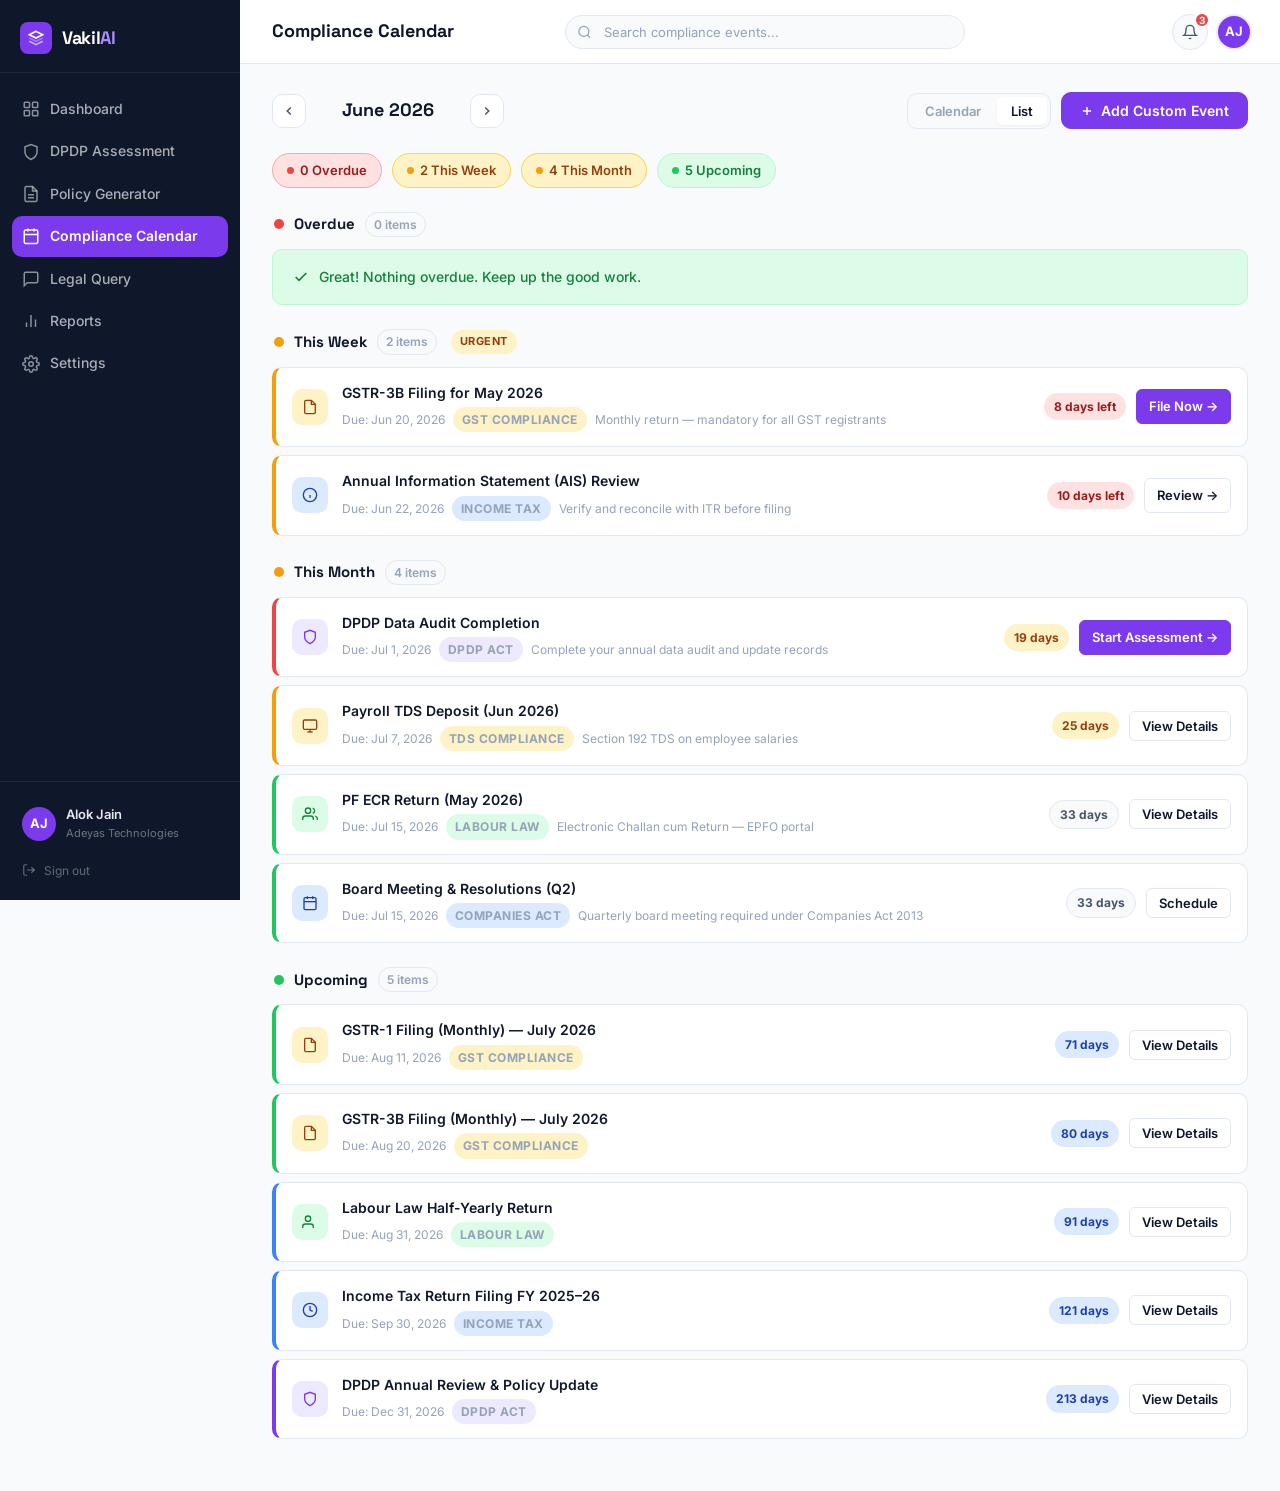
<file: app/calendar.html>
<!DOCTYPE html>
<html lang="en">
<head>
  <meta charset="UTF-8" />
  <meta name="viewport" content="width=device-width, initial-scale=1.0" />
  <title>Compliance Calendar — VakilAI</title>
  <link rel="preconnect" href="https://fonts.googleapis.com" />
  <link rel="preconnect" href="https://fonts.gstatic.com" crossorigin />
  <link href="https://fonts.googleapis.com/css2?family=Inter:wght@300;400;500;600;700&family=Space+Grotesk:wght@400;500;600;700&display=swap" rel="stylesheet" />
  <link rel="stylesheet" href="css/app.css" />
</head>
<body id="calendar-page">

<div class="sidebar-overlay" id="sidebar-overlay"></div>

<!-- SIDEBAR -->
<aside class="sidebar" id="sidebar">
  <div class="sidebar-logo">
    <div class="sidebar-logo-icon">
      <svg width="16" height="16" viewBox="0 0 24 24" fill="none" stroke="white" stroke-width="2.5">
        <path d="M12 2L2 7l10 5 10-5-10-5z"/>
        <path d="M2 17l10 5 10-5" opacity="0.6"/>
        <path d="M2 12l10 5 10-5" opacity="0.3"/>
      </svg>
    </div>
    <span class="sidebar-logo-text">Vakil<span>AI</span></span>
  </div>
  <nav class="sidebar-nav">
    <a class="nav-item" href="dashboard.html" data-page="dashboard.html">
      <svg class="nav-icon" viewBox="0 0 24 24" fill="none" stroke="currentColor" stroke-width="2"><rect x="3" y="3" width="7" height="7" rx="1"/><rect x="14" y="3" width="7" height="7" rx="1"/><rect x="3" y="14" width="7" height="7" rx="1"/><rect x="14" y="14" width="7" height="7" rx="1"/></svg>
      Dashboard
    </a>
    <a class="nav-item" href="assessment.html" data-page="assessment.html">
      <svg class="nav-icon" viewBox="0 0 24 24" fill="none" stroke="currentColor" stroke-width="2"><path d="M12 22s8-4 8-10V5l-8-3-8 3v7c0 6 8 10 8 10z"/></svg>
      DPDP Assessment
    </a>
    <a class="nav-item" href="policy.html" data-page="policy.html">
      <svg class="nav-icon" viewBox="0 0 24 24" fill="none" stroke="currentColor" stroke-width="2"><path d="M14 2H6a2 2 0 00-2 2v16a2 2 0 002 2h12a2 2 0 002-2V8z"/><polyline points="14 2 14 8 20 8"/><line x1="16" y1="13" x2="8" y2="13"/><line x1="16" y1="17" x2="8" y2="17"/></svg>
      Policy Generator
    </a>
    <a class="nav-item active" href="calendar.html" data-page="calendar.html">
      <svg class="nav-icon" viewBox="0 0 24 24" fill="none" stroke="currentColor" stroke-width="2"><rect x="3" y="4" width="18" height="18" rx="2" ry="2"/><line x1="16" y1="2" x2="16" y2="6"/><line x1="8" y1="2" x2="8" y2="6"/><line x1="3" y1="10" x2="21" y2="10"/></svg>
      Compliance Calendar
    </a>
    <a class="nav-item" href="query.html" data-page="query.html">
      <svg class="nav-icon" viewBox="0 0 24 24" fill="none" stroke="currentColor" stroke-width="2"><path d="M21 15a2 2 0 01-2 2H7l-4 4V5a2 2 0 012-2h14a2 2 0 012 2z"/></svg>
      Legal Query
    </a>
    <a class="nav-item" href="#" data-page="reports.html">
      <svg class="nav-icon" viewBox="0 0 24 24" fill="none" stroke="currentColor" stroke-width="2"><line x1="18" y1="20" x2="18" y2="10"/><line x1="12" y1="20" x2="12" y2="4"/><line x1="6" y1="20" x2="6" y2="14"/></svg>
      Reports
    </a>
    <a class="nav-item" href="#" data-page="settings.html">
      <svg class="nav-icon" viewBox="0 0 24 24" fill="none" stroke="currentColor" stroke-width="2"><circle cx="12" cy="12" r="3"/><path d="M19.4 15a1.65 1.65 0 00.33 1.82l.06.06a2 2 0 010 2.83 2 2 0 01-2.83 0l-.06-.06a1.65 1.65 0 00-1.82-.33 1.65 1.65 0 00-1 1.51V21a2 2 0 01-2 2 2 2 0 01-2-2v-.09A1.65 1.65 0 009 19.4a1.65 1.65 0 00-1.82.33l-.06.06a2 2 0 01-2.83-2.83l.06-.06A1.65 1.65 0 004.68 15a1.65 1.65 0 00-1.51-1H3a2 2 0 01-2-2 2 2 0 012-2h.09A1.65 1.65 0 004.6 9a1.65 1.65 0 00-.33-1.82l-.06-.06a2 2 0 012.83-2.83l.06.06A1.65 1.65 0 009 4.68a1.65 1.65 0 001-1.51V3a2 2 0 012-2 2 2 0 012 2v.09a1.65 1.65 0 001 1.51 1.65 1.65 0 001.82-.33l.06-.06a2 2 0 012.83 2.83l-.06.06A1.65 1.65 0 0019.4 9a1.65 1.65 0 001.51 1H21a2 2 0 012 2 2 2 0 01-2 2h-.09a1.65 1.65 0 00-1.51 1z"/></svg>
      Settings
    </a>
  </nav>
  <div class="sidebar-bottom">
    <div class="sidebar-user">
      <div class="user-avatar">AJ</div>
      <div class="user-info">
        <div class="user-name">Alok Jain</div>
        <div class="user-company">Adeyas Technologies</div>
      </div>
    </div>
    <a href="login.html" class="logout-link">
      <svg width="14" height="14" viewBox="0 0 24 24" fill="none" stroke="currentColor" stroke-width="2"><path d="M9 21H5a2 2 0 01-2-2V5a2 2 0 012-2h4"/><polyline points="16 17 21 12 16 7"/><line x1="21" y1="12" x2="9" y2="12"/></svg>
      Sign out
    </a>
  </div>
</aside>

<!-- MAIN -->
<div class="app-main">
  <header class="topbar">
    <button class="hamburger-btn" id="hamburger-btn">
      <svg width="18" height="18" viewBox="0 0 24 24" fill="none" stroke="currentColor" stroke-width="2"><line x1="3" y1="6" x2="21" y2="6"/><line x1="3" y1="12" x2="21" y2="12"/><line x1="3" y1="18" x2="21" y2="18"/></svg>
    </button>
    <span class="topbar-title">Compliance Calendar</span>
    <div class="topbar-search">
      <svg class="topbar-search-icon" viewBox="0 0 24 24" fill="none" stroke="currentColor" stroke-width="2"><circle cx="11" cy="11" r="8"/><line x1="21" y1="21" x2="16.65" y2="16.65"/></svg>
      <input type="text" placeholder="Search compliance events..." />
    </div>
    <div class="topbar-actions">
      <button class="topbar-icon-btn">
        <svg width="16" height="16" viewBox="0 0 24 24" fill="none" stroke="currentColor" stroke-width="2"><path d="M18 8A6 6 0 006 8c0 7-3 9-3 9h18s-3-2-3-9"/><path d="M13.73 21a2 2 0 01-3.46 0"/></svg>
        <span class="topbar-notif-badge">3</span>
      </button>
      <div class="topbar-avatar">AJ</div>
    </div>
  </header>

  <main class="app-content">

    <!-- Controls -->
    <div class="calendar-controls">
      <div class="month-nav">
        <button class="month-nav-btn" onclick="changeMonth(-1)">
          <svg width="14" height="14" viewBox="0 0 24 24" fill="none" stroke="currentColor" stroke-width="2.5"><polyline points="15 18 9 12 15 6"/></svg>
        </button>
        <div class="month-title" id="month-title">June 2026</div>
        <button class="month-nav-btn" onclick="changeMonth(1)">
          <svg width="14" height="14" viewBox="0 0 24 24" fill="none" stroke="currentColor" stroke-width="2.5"><polyline points="9 18 15 12 9 6"/></svg>
        </button>
      </div>

      <div style="display:flex;align-items:center;gap:10px;">
        <div class="view-toggle">
          <button class="view-toggle-btn" id="cal-view-btn">Calendar</button>
          <button class="view-toggle-btn active" id="list-view-btn">List</button>
        </div>
        <button class="btn btn-primary" id="add-event-btn">
          <svg width="14" height="14" viewBox="0 0 24 24" fill="none" stroke="currentColor" stroke-width="2.5"><line x1="12" y1="5" x2="12" y2="19"/><line x1="5" y1="12" x2="19" y2="12"/></svg>
          Add Custom Event
        </button>
      </div>
    </div>

    <!-- Summary Pills -->
    <div style="display:flex;gap:10px;margin-bottom:24px;flex-wrap:wrap;">
      <div style="background:var(--error-light);border:1px solid #fca5a5;border-radius:var(--radius-full);padding:6px 14px;font-size:0.8125rem;font-weight:600;color:var(--error-text);display:flex;align-items:center;gap:6px;">
        <span style="width:7px;height:7px;background:var(--error);border-radius:50%;"></span>
        0 Overdue
      </div>
      <div style="background:var(--warning-light);border:1px solid #fcd34d;border-radius:var(--radius-full);padding:6px 14px;font-size:0.8125rem;font-weight:600;color:var(--warning-text);display:flex;align-items:center;gap:6px;">
        <span style="width:7px;height:7px;background:var(--warning);border-radius:50%;"></span>
        2 This Week
      </div>
      <div style="background:#fef3c7;border:1px solid #fcd34d;border-radius:var(--radius-full);padding:6px 14px;font-size:0.8125rem;font-weight:600;color:var(--warning-text);display:flex;align-items:center;gap:6px;">
        <span style="width:7px;height:7px;background:#f59e0b;border-radius:50%;"></span>
        4 This Month
      </div>
      <div style="background:var(--success-light);border:1px solid #bbf7d0;border-radius:var(--radius-full);padding:6px 14px;font-size:0.8125rem;font-weight:600;color:var(--success-text);display:flex;align-items:center;gap:6px;">
        <span style="width:7px;height:7px;background:var(--success);border-radius:50%;"></span>
        5 Upcoming
      </div>
    </div>

    <!-- OVERDUE SECTION -->
    <div class="calendar-section">
      <div class="section-header">
        <span class="section-dot" style="background:var(--error);"></span>
        <span class="section-title">Overdue</span>
        <span class="section-count">0 items</span>
      </div>
      <div class="empty-state-mini">
        <svg width="16" height="16" viewBox="0 0 24 24" fill="none" stroke="currentColor" stroke-width="2.5"><polyline points="20 6 9 17 4 12"/></svg>
        Great! Nothing overdue. Keep up the good work.
      </div>
    </div>

    <!-- THIS WEEK SECTION -->
    <div class="calendar-section">
      <div class="section-header">
        <span class="section-dot" style="background:var(--warning);"></span>
        <span class="section-title">This Week</span>
        <span class="section-count">2 items</span>
        <span class="badge badge-warning" style="margin-left:4px;">Urgent</span>
      </div>

      <div class="calendar-item border-amber">
        <div class="calendar-item-icon" style="background:var(--warning-light);color:var(--warning-text);">
          <svg width="16" height="16" viewBox="0 0 24 24" fill="none" stroke="currentColor" stroke-width="2">
            <path d="M14 2H6a2 2 0 00-2 2v16a2 2 0 002 2h12a2 2 0 002-2V8z"/><polyline points="14 2 14 8 20 8"/>
          </svg>
        </div>
        <div class="calendar-item-body">
          <div class="calendar-item-title">GSTR-3B Filing for May 2026</div>
          <div class="calendar-item-meta">
            <span>Due: Jun 20, 2026</span>
            <span class="badge badge-warning">GST Compliance</span>
            <span>Monthly return — mandatory for all GST registrants</span>
          </div>
        </div>
        <div class="calendar-item-right">
          <span class="days-pill days-urgent">8 days left</span>
          <a href="#" class="btn btn-primary btn-sm">File Now →</a>
        </div>
      </div>

      <div class="calendar-item border-amber">
        <div class="calendar-item-icon" style="background:var(--info-light);color:var(--info-text);">
          <svg width="16" height="16" viewBox="0 0 24 24" fill="none" stroke="currentColor" stroke-width="2">
            <circle cx="12" cy="12" r="10"/><line x1="12" y1="16" x2="12" y2="12"/><line x1="12" y1="8" x2="12.01" y2="8"/>
          </svg>
        </div>
        <div class="calendar-item-body">
          <div class="calendar-item-title">Annual Information Statement (AIS) Review</div>
          <div class="calendar-item-meta">
            <span>Due: Jun 22, 2026</span>
            <span class="badge badge-info">Income Tax</span>
            <span>Verify and reconcile with ITR before filing</span>
          </div>
        </div>
        <div class="calendar-item-right">
          <span class="days-pill days-urgent">10 days left</span>
          <a href="#" class="btn btn-secondary btn-sm">Review →</a>
        </div>
      </div>
    </div>

    <!-- THIS MONTH SECTION -->
    <div class="calendar-section">
      <div class="section-header">
        <span class="section-dot" style="background:#f59e0b;"></span>
        <span class="section-title">This Month</span>
        <span class="section-count">4 items</span>
      </div>

      <div class="calendar-item border-red">
        <div class="calendar-item-icon" style="background:var(--primary-light);color:var(--primary);">
          <svg width="16" height="16" viewBox="0 0 24 24" fill="none" stroke="currentColor" stroke-width="2">
            <path d="M12 22s8-4 8-10V5l-8-3-8 3v7c0 6 8 10 8 10z"/>
          </svg>
        </div>
        <div class="calendar-item-body">
          <div class="calendar-item-title">DPDP Data Audit Completion</div>
          <div class="calendar-item-meta">
            <span>Due: Jul 1, 2026</span>
            <span class="badge badge-primary">DPDP Act</span>
            <span>Complete your annual data audit and update records</span>
          </div>
        </div>
        <div class="calendar-item-right">
          <span class="days-pill days-warning">19 days</span>
          <a href="assessment.html" class="btn btn-primary btn-sm">Start Assessment →</a>
        </div>
      </div>

      <div class="calendar-item border-amber">
        <div class="calendar-item-icon" style="background:var(--warning-light);color:var(--warning-text);">
          <svg width="16" height="16" viewBox="0 0 24 24" fill="none" stroke="currentColor" stroke-width="2">
            <rect x="2" y="3" width="20" height="14" rx="2" ry="2"/><line x1="8" y1="21" x2="16" y2="21"/><line x1="12" y1="17" x2="12" y2="21"/>
          </svg>
        </div>
        <div class="calendar-item-body">
          <div class="calendar-item-title">Payroll TDS Deposit (Jun 2026)</div>
          <div class="calendar-item-meta">
            <span>Due: Jul 7, 2026</span>
            <span class="badge badge-warning">TDS Compliance</span>
            <span>Section 192 TDS on employee salaries</span>
          </div>
        </div>
        <div class="calendar-item-right">
          <span class="days-pill days-warning">25 days</span>
          <button class="btn btn-secondary btn-sm">View Details</button>
        </div>
      </div>

      <div class="calendar-item border-green">
        <div class="calendar-item-icon" style="background:var(--success-light);color:var(--success-text);">
          <svg width="16" height="16" viewBox="0 0 24 24" fill="none" stroke="currentColor" stroke-width="2">
            <path d="M17 21v-2a4 4 0 00-4-4H5a4 4 0 00-4 4v2"/><circle cx="9" cy="7" r="4"/>
            <path d="M23 21v-2a4 4 0 00-3-3.87"/><path d="M16 3.13a4 4 0 010 7.75"/>
          </svg>
        </div>
        <div class="calendar-item-body">
          <div class="calendar-item-title">PF ECR Return (May 2026)</div>
          <div class="calendar-item-meta">
            <span>Due: Jul 15, 2026</span>
            <span class="badge badge-success">Labour Law</span>
            <span>Electronic Challan cum Return — EPFO portal</span>
          </div>
        </div>
        <div class="calendar-item-right">
          <span class="days-pill days-normal">33 days</span>
          <button class="btn btn-secondary btn-sm">View Details</button>
        </div>
      </div>

      <div class="calendar-item border-green">
        <div class="calendar-item-icon" style="background:var(--info-light);color:var(--info-text);">
          <svg width="16" height="16" viewBox="0 0 24 24" fill="none" stroke="currentColor" stroke-width="2">
            <rect x="3" y="4" width="18" height="18" rx="2" ry="2"/><line x1="16" y1="2" x2="16" y2="6"/>
            <line x1="8" y1="2" x2="8" y2="6"/><line x1="3" y1="10" x2="21" y2="10"/>
          </svg>
        </div>
        <div class="calendar-item-body">
          <div class="calendar-item-title">Board Meeting &amp; Resolutions (Q2)</div>
          <div class="calendar-item-meta">
            <span>Due: Jul 15, 2026</span>
            <span class="badge badge-info">Companies Act</span>
            <span>Quarterly board meeting required under Companies Act 2013</span>
          </div>
        </div>
        <div class="calendar-item-right">
          <span class="days-pill days-normal">33 days</span>
          <button class="btn btn-secondary btn-sm">Schedule</button>
        </div>
      </div>
    </div>

    <!-- UPCOMING SECTION -->
    <div class="calendar-section" id="upcoming-section">
      <div class="section-header">
        <span class="section-dot" style="background:var(--success);"></span>
        <span class="section-title">Upcoming</span>
        <span class="section-count">5 items</span>
      </div>

      <div class="calendar-item border-green">
        <div class="calendar-item-icon" style="background:var(--warning-light);color:var(--warning-text);">
          <svg width="16" height="16" viewBox="0 0 24 24" fill="none" stroke="currentColor" stroke-width="2">
            <path d="M14 2H6a2 2 0 00-2 2v16a2 2 0 002 2h12a2 2 0 002-2V8z"/><polyline points="14 2 14 8 20 8"/>
          </svg>
        </div>
        <div class="calendar-item-body">
          <div class="calendar-item-title">GSTR-1 Filing (Monthly) — July 2026</div>
          <div class="calendar-item-meta">
            <span>Due: Aug 11, 2026</span>
            <span class="badge badge-warning">GST Compliance</span>
          </div>
        </div>
        <div class="calendar-item-right">
          <span class="days-pill days-future">71 days</span>
          <button class="btn btn-secondary btn-sm">View Details</button>
        </div>
      </div>

      <div class="calendar-item border-green">
        <div class="calendar-item-icon" style="background:var(--warning-light);color:var(--warning-text);">
          <svg width="16" height="16" viewBox="0 0 24 24" fill="none" stroke="currentColor" stroke-width="2">
            <path d="M14 2H6a2 2 0 00-2 2v16a2 2 0 002 2h12a2 2 0 002-2V8z"/><polyline points="14 2 14 8 20 8"/>
          </svg>
        </div>
        <div class="calendar-item-body">
          <div class="calendar-item-title">GSTR-3B Filing (Monthly) — July 2026</div>
          <div class="calendar-item-meta">
            <span>Due: Aug 20, 2026</span>
            <span class="badge badge-warning">GST Compliance</span>
          </div>
        </div>
        <div class="calendar-item-right">
          <span class="days-pill days-future">80 days</span>
          <button class="btn btn-secondary btn-sm">View Details</button>
        </div>
      </div>

      <div class="calendar-item border-blue">
        <div class="calendar-item-icon" style="background:var(--success-light);color:var(--success-text);">
          <svg width="16" height="16" viewBox="0 0 24 24" fill="none" stroke="currentColor" stroke-width="2">
            <path d="M17 21v-2a4 4 0 00-4-4H5a4 4 0 00-4 4v2"/><circle cx="9" cy="7" r="4"/>
          </svg>
        </div>
        <div class="calendar-item-body">
          <div class="calendar-item-title">Labour Law Half-Yearly Return</div>
          <div class="calendar-item-meta">
            <span>Due: Aug 31, 2026</span>
            <span class="badge badge-success">Labour Law</span>
          </div>
        </div>
        <div class="calendar-item-right">
          <span class="days-pill days-future">91 days</span>
          <button class="btn btn-secondary btn-sm">View Details</button>
        </div>
      </div>

      <div class="calendar-item border-blue">
        <div class="calendar-item-icon" style="background:var(--info-light);color:var(--info-text);">
          <svg width="16" height="16" viewBox="0 0 24 24" fill="none" stroke="currentColor" stroke-width="2">
            <circle cx="12" cy="12" r="10"/><polyline points="12 6 12 12 16 14"/>
          </svg>
        </div>
        <div class="calendar-item-body">
          <div class="calendar-item-title">Income Tax Return Filing FY 2025–26</div>
          <div class="calendar-item-meta">
            <span>Due: Sep 30, 2026</span>
            <span class="badge badge-info">Income Tax</span>
          </div>
        </div>
        <div class="calendar-item-right">
          <span class="days-pill days-future">121 days</span>
          <button class="btn btn-secondary btn-sm">View Details</button>
        </div>
      </div>

      <div class="calendar-item border-violet">
        <div class="calendar-item-icon" style="background:var(--primary-light);color:var(--primary);">
          <svg width="16" height="16" viewBox="0 0 24 24" fill="none" stroke="currentColor" stroke-width="2">
            <path d="M12 22s8-4 8-10V5l-8-3-8 3v7c0 6 8 10 8 10z"/>
          </svg>
        </div>
        <div class="calendar-item-body">
          <div class="calendar-item-title">DPDP Annual Review &amp; Policy Update</div>
          <div class="calendar-item-meta">
            <span>Due: Dec 31, 2026</span>
            <span class="badge badge-primary">DPDP Act</span>
          </div>
        </div>
        <div class="calendar-item-right">
          <span class="days-pill days-future">213 days</span>
          <button class="btn btn-secondary btn-sm">View Details</button>
        </div>
      </div>
    </div>

  </main>
</div>

<!-- ADD EVENT MODAL -->
<div class="modal-overlay" id="add-event-modal">
  <div class="modal">
    <div class="modal-header">
      <div class="modal-title">Add Custom Compliance Event</div>
      <button class="modal-close" id="modal-close-btn" aria-label="Close">
        <svg width="14" height="14" viewBox="0 0 24 24" fill="none" stroke="currentColor" stroke-width="2.5"><line x1="18" y1="6" x2="6" y2="18"/><line x1="6" y1="6" x2="18" y2="18"/></svg>
      </button>
    </div>
    <div class="modal-body">
      <div class="form-group">
        <label class="form-label" for="event-title">Event Title <span class="required">*</span></label>
        <input type="text" id="event-title" class="form-input" placeholder="e.g. Trademark Renewal Filing" required />
      </div>
      <div class="grid-2">
        <div class="form-group">
          <label class="form-label" for="event-date">Due Date <span class="required">*</span></label>
          <input type="date" id="event-date" class="form-input" required />
        </div>
        <div class="form-group">
          <label class="form-label" for="event-category">Category</label>
          <select id="event-category" class="form-select">
            <option value="Other">Other / Custom</option>
            <option value="GST Compliance">GST Compliance</option>
            <option value="Income Tax">Income Tax</option>
            <option value="DPDP Act">DPDP Act</option>
            <option value="Companies Act">Companies Act</option>
            <option value="Labour Law">Labour Law</option>
            <option value="TDS Compliance">TDS Compliance</option>
            <option value="FEMA">FEMA</option>
            <option value="Intellectual Property">Intellectual Property</option>
          </select>
        </div>
      </div>
      <div class="form-group">
        <label class="form-label" for="event-notes">Notes (optional)</label>
        <textarea id="event-notes" class="form-textarea" rows="2" placeholder="Any additional details or instructions..."></textarea>
      </div>
      <div class="form-group">
        <label class="form-label">Reminder</label>
        <div class="radio-group">
          <label class="radio-option">
            <input type="radio" name="reminder" value="1d" /> 1 day before
          </label>
          <label class="radio-option">
            <input type="radio" name="reminder" value="3d" checked /> 3 days before
          </label>
          <label class="radio-option">
            <input type="radio" name="reminder" value="7d" /> 7 days before
          </label>
          <label class="radio-option">
            <input type="radio" name="reminder" value="none" /> No reminder
          </label>
        </div>
      </div>
    </div>
    <div class="modal-footer">
      <button class="btn btn-secondary" id="modal-cancel-btn">Cancel</button>
      <button class="btn btn-primary" id="modal-save-btn">
        <svg width="14" height="14" viewBox="0 0 24 24" fill="none" stroke="currentColor" stroke-width="2.5"><line x1="12" y1="5" x2="12" y2="19"/><line x1="5" y1="12" x2="19" y2="12"/></svg>
        Add Event
      </button>
    </div>
  </div>
</div>

<script src="js/app.js"></script>
<script>
  var months = ['January', 'February', 'March', 'April', 'May', 'June',
                'July', 'August', 'September', 'October', 'November', 'December'];
  var currentMonth = 5; // June
  var currentYear = 2026;

  function changeMonth(delta) {
    currentMonth += delta;
    if (currentMonth > 11) { currentMonth = 0; currentYear++; }
    if (currentMonth < 0) { currentMonth = 11; currentYear--; }
    document.getElementById('month-title').textContent = months[currentMonth] + ' ' + currentYear;
  }

  document.addEventListener('DOMContentLoaded', function () {
    // Radio styling in modal
    document.querySelectorAll('#add-event-modal .radio-option').forEach(function (opt) {
      opt.addEventListener('click', function () {
        var name = opt.querySelector('input').name;
        document.querySelectorAll('#add-event-modal .radio-option input[name="' + name + '"]').forEach(function (r) {
          r.closest('.radio-option').classList.remove('selected');
        });
        opt.classList.add('selected');
        opt.querySelector('input').checked = true;
      });
    });
  });
</script>
</body>
</html>
</file>
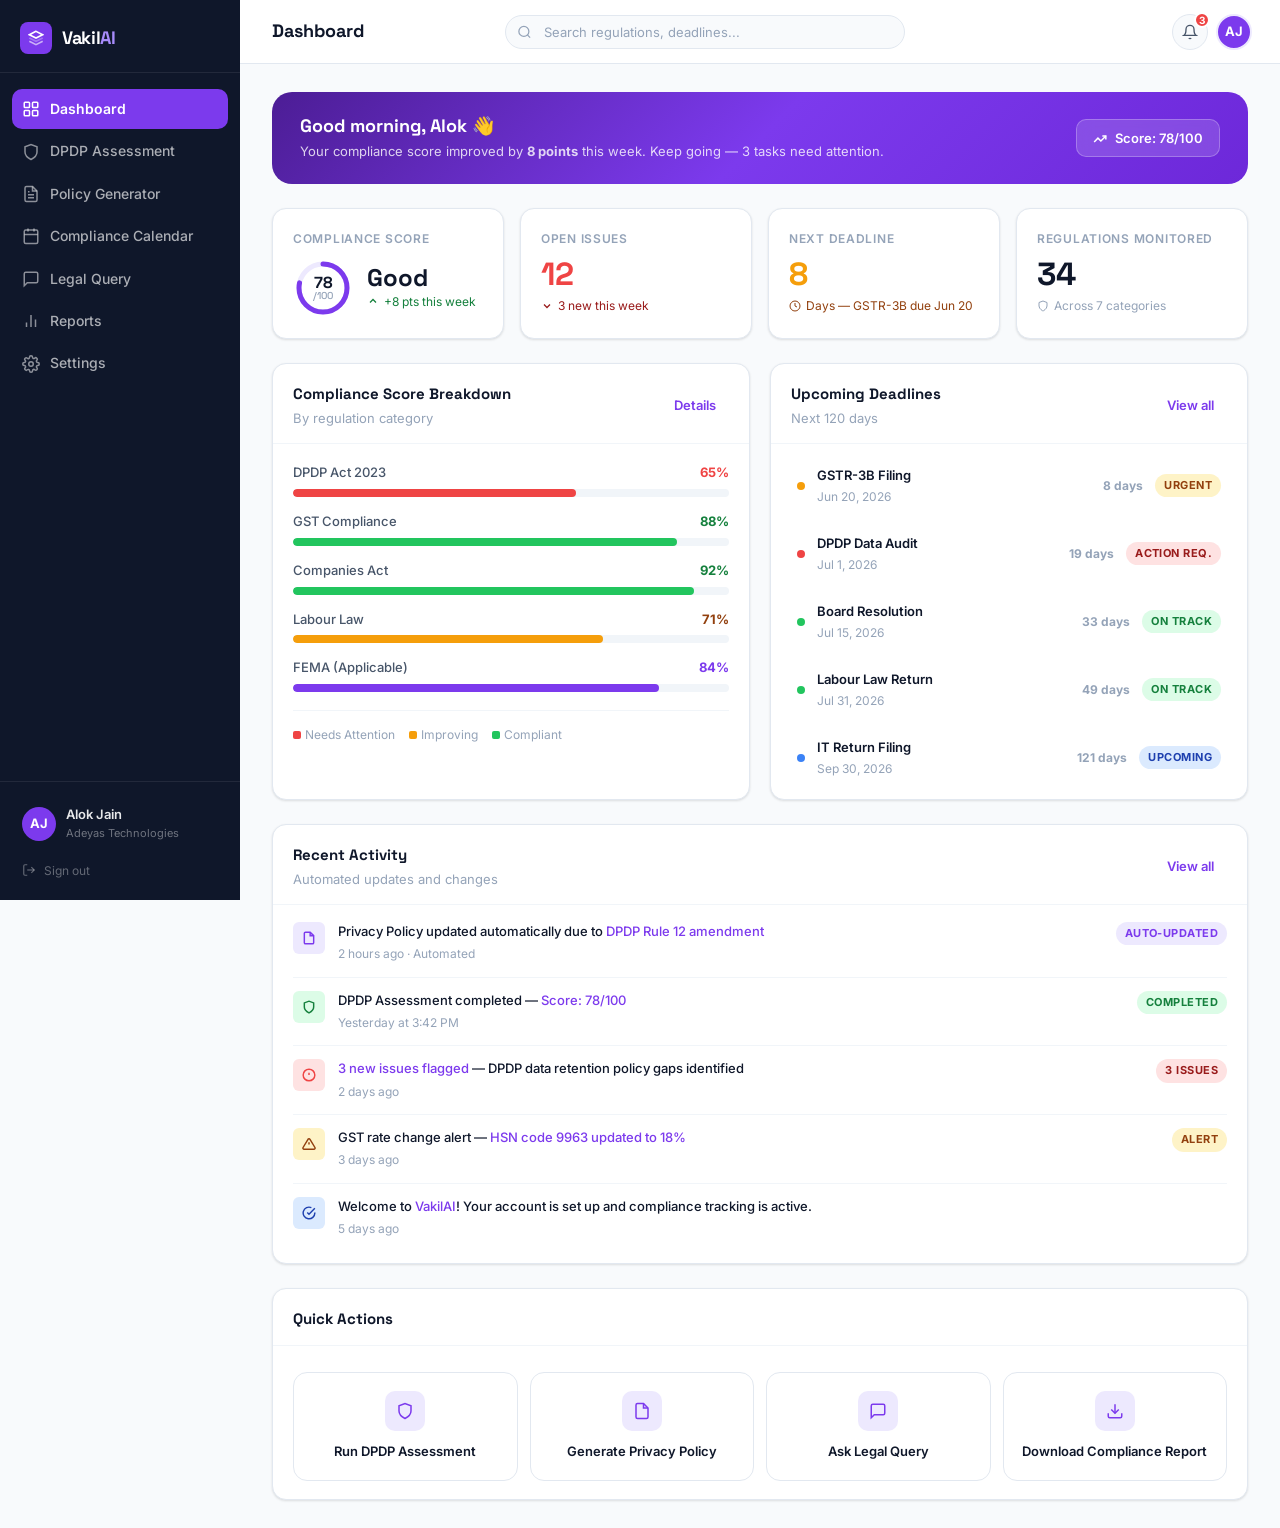
<file: app/dashboard.html>
<!DOCTYPE html>
<html lang="en">
<head>
  <meta charset="UTF-8" />
  <meta name="viewport" content="width=device-width, initial-scale=1.0" />
  <title>Dashboard — VakilAI</title>
  <link rel="preconnect" href="https://fonts.googleapis.com" />
  <link rel="preconnect" href="https://fonts.gstatic.com" crossorigin />
  <link href="https://fonts.googleapis.com/css2?family=Inter:wght@300;400;500;600;700&family=Space+Grotesk:wght@400;500;600;700&display=swap" rel="stylesheet" />
  <link rel="stylesheet" href="css/app.css" />
</head>
<body id="dashboard-page">

<!-- Sidebar Overlay (mobile) -->
<div class="sidebar-overlay" id="sidebar-overlay"></div>

<!-- SIDEBAR -->
<aside class="sidebar" id="sidebar">
  <div class="sidebar-logo">
    <div class="sidebar-logo-icon">
      <svg width="16" height="16" viewBox="0 0 24 24" fill="none" stroke="white" stroke-width="2.5">
        <path d="M12 2L2 7l10 5 10-5-10-5z"/>
        <path d="M2 17l10 5 10-5" opacity="0.6"/>
        <path d="M2 12l10 5 10-5" opacity="0.3"/>
      </svg>
    </div>
    <span class="sidebar-logo-text">Vakil<span>AI</span></span>
  </div>

  <nav class="sidebar-nav">
    <a class="nav-item" href="dashboard.html" data-page="dashboard.html">
      <svg class="nav-icon" viewBox="0 0 24 24" fill="none" stroke="currentColor" stroke-width="2">
        <rect x="3" y="3" width="7" height="7" rx="1"/><rect x="14" y="3" width="7" height="7" rx="1"/>
        <rect x="3" y="14" width="7" height="7" rx="1"/><rect x="14" y="14" width="7" height="7" rx="1"/>
      </svg>
      Dashboard
    </a>
    <a class="nav-item" href="assessment.html" data-page="assessment.html">
      <svg class="nav-icon" viewBox="0 0 24 24" fill="none" stroke="currentColor" stroke-width="2">
        <path d="M12 22s8-4 8-10V5l-8-3-8 3v7c0 6 8 10 8 10z"/>
      </svg>
      DPDP Assessment
    </a>
    <a class="nav-item" href="policy.html" data-page="policy.html">
      <svg class="nav-icon" viewBox="0 0 24 24" fill="none" stroke="currentColor" stroke-width="2">
        <path d="M14 2H6a2 2 0 00-2 2v16a2 2 0 002 2h12a2 2 0 002-2V8z"/>
        <polyline points="14 2 14 8 20 8"/>
        <line x1="16" y1="13" x2="8" y2="13"/><line x1="16" y1="17" x2="8" y2="17"/>
        <polyline points="10 9 9 9 8 9"/>
      </svg>
      Policy Generator
    </a>
    <a class="nav-item" href="calendar.html" data-page="calendar.html">
      <svg class="nav-icon" viewBox="0 0 24 24" fill="none" stroke="currentColor" stroke-width="2">
        <rect x="3" y="4" width="18" height="18" rx="2" ry="2"/>
        <line x1="16" y1="2" x2="16" y2="6"/><line x1="8" y1="2" x2="8" y2="6"/>
        <line x1="3" y1="10" x2="21" y2="10"/>
      </svg>
      Compliance Calendar
    </a>
    <a class="nav-item" href="query.html" data-page="query.html">
      <svg class="nav-icon" viewBox="0 0 24 24" fill="none" stroke="currentColor" stroke-width="2">
        <path d="M21 15a2 2 0 01-2 2H7l-4 4V5a2 2 0 012-2h14a2 2 0 012 2z"/>
      </svg>
      Legal Query
    </a>
    <a class="nav-item" href="#" data-page="reports.html">
      <svg class="nav-icon" viewBox="0 0 24 24" fill="none" stroke="currentColor" stroke-width="2">
        <line x1="18" y1="20" x2="18" y2="10"/><line x1="12" y1="20" x2="12" y2="4"/>
        <line x1="6" y1="20" x2="6" y2="14"/>
      </svg>
      Reports
    </a>
    <a class="nav-item" href="#" data-page="settings.html">
      <svg class="nav-icon" viewBox="0 0 24 24" fill="none" stroke="currentColor" stroke-width="2">
        <circle cx="12" cy="12" r="3"/>
        <path d="M19.4 15a1.65 1.65 0 00.33 1.82l.06.06a2 2 0 010 2.83 2 2 0 01-2.83 0l-.06-.06a1.65 1.65 0 00-1.82-.33 1.65 1.65 0 00-1 1.51V21a2 2 0 01-2 2 2 2 0 01-2-2v-.09A1.65 1.65 0 009 19.4a1.65 1.65 0 00-1.82.33l-.06.06a2 2 0 01-2.83-2.83l.06-.06A1.65 1.65 0 004.68 15a1.65 1.65 0 00-1.51-1H3a2 2 0 01-2-2 2 2 0 012-2h.09A1.65 1.65 0 004.6 9a1.65 1.65 0 00-.33-1.82l-.06-.06a2 2 0 012.83-2.83l.06.06A1.65 1.65 0 009 4.68a1.65 1.65 0 001-1.51V3a2 2 0 012-2 2 2 0 012 2v.09a1.65 1.65 0 001 1.51 1.65 1.65 0 001.82-.33l.06-.06a2 2 0 012.83 2.83l-.06.06A1.65 1.65 0 0019.4 9a1.65 1.65 0 001.51 1H21a2 2 0 012 2 2 2 0 01-2 2h-.09a1.65 1.65 0 00-1.51 1z"/>
      </svg>
      Settings
    </a>
  </nav>

  <div class="sidebar-bottom">
    <div class="sidebar-user">
      <div class="user-avatar">AJ</div>
      <div class="user-info">
        <div class="user-name">Alok Jain</div>
        <div class="user-company">Adeyas Technologies</div>
      </div>
    </div>
    <a href="login.html" class="logout-link">
      <svg width="14" height="14" viewBox="0 0 24 24" fill="none" stroke="currentColor" stroke-width="2">
        <path d="M9 21H5a2 2 0 01-2-2V5a2 2 0 012-2h4"/>
        <polyline points="16 17 21 12 16 7"/>
        <line x1="21" y1="12" x2="9" y2="12"/>
      </svg>
      Sign out
    </a>
  </div>
</aside>

<!-- MAIN -->
<div class="app-main">
  <!-- TOPBAR -->
  <header class="topbar">
    <button class="hamburger-btn" id="hamburger-btn" aria-label="Toggle menu">
      <svg width="18" height="18" viewBox="0 0 24 24" fill="none" stroke="currentColor" stroke-width="2">
        <line x1="3" y1="6" x2="21" y2="6"/><line x1="3" y1="12" x2="21" y2="12"/><line x1="3" y1="18" x2="21" y2="18"/>
      </svg>
    </button>
    <span class="topbar-title">Dashboard</span>

    <div class="topbar-search">
      <svg class="topbar-search-icon" viewBox="0 0 24 24" fill="none" stroke="currentColor" stroke-width="2">
        <circle cx="11" cy="11" r="8"/><line x1="21" y1="21" x2="16.65" y2="16.65"/>
      </svg>
      <input type="text" placeholder="Search regulations, deadlines..." />
    </div>

    <div class="topbar-actions">
      <div style="position:relative;">
        <button class="topbar-icon-btn" id="notif-btn" aria-label="Notifications">
          <svg width="16" height="16" viewBox="0 0 24 24" fill="none" stroke="currentColor" stroke-width="2">
            <path d="M18 8A6 6 0 006 8c0 7-3 9-3 9h18s-3-2-3-9"/>
            <path d="M13.73 21a2 2 0 01-3.46 0"/>
          </svg>
          <span class="topbar-notif-badge">3</span>
        </button>
      </div>
      <div class="topbar-avatar">AJ</div>
    </div>
  </header>

  <!-- CONTENT -->
  <main class="app-content">

    <!-- Welcome Banner -->
    <div class="welcome-banner">
      <div class="welcome-banner-text">
        <h2>Good morning, Alok 👋</h2>
        <p>Your compliance score improved by <strong>8 points</strong> this week. Keep going — 3 tasks need attention.</p>
      </div>
      <div class="welcome-banner-badge">
        <svg width="14" height="14" viewBox="0 0 24 24" fill="none" stroke="currentColor" stroke-width="2.5" style="display:inline-block;vertical-align:middle;margin-right:5px;">
          <polyline points="22 7 13.5 15.5 8.5 10.5 2 17"/>
          <polyline points="16 7 22 7 22 13"/>
        </svg>
        Score: 78/100
      </div>
    </div>

    <!-- Stats Row -->
    <div class="stats-row">
      <!-- Compliance Score -->
      <div class="stat-card">
        <div class="stat-label">Compliance Score</div>
        <div style="display:flex;align-items:center;gap:14px;">
          <div class="circular-progress" style="width:60px;height:60px;">
            <svg width="60" height="60" viewBox="0 0 60 60">
              <circle cx="30" cy="30" r="24" fill="none" stroke="#ede9fe" stroke-width="5"/>
              <circle
                class="progress-ring-circle"
                cx="30" cy="30" r="24"
                fill="none" stroke="#7c3aed" stroke-width="5"
                stroke-linecap="round"
                data-score="78"
              />
            </svg>
            <div class="circular-progress-value" style="font-size:1rem;">
              78
              <div class="circular-progress-label">/100</div>
            </div>
          </div>
          <div>
            <div class="stat-value" style="font-size:1.5rem;margin-bottom:2px;">Good</div>
            <div class="stat-meta up">
              <svg width="12" height="12" viewBox="0 0 24 24" fill="none" stroke="currentColor" stroke-width="2.5"><polyline points="18 15 12 9 6 15"/></svg>
              +8 pts this week
            </div>
          </div>
        </div>
      </div>

      <!-- Open Issues -->
      <div class="stat-card">
        <div class="stat-label">Open Issues</div>
        <div class="stat-value" style="color:var(--error);">12</div>
        <div class="stat-meta down">
          <svg width="12" height="12" viewBox="0 0 24 24" fill="none" stroke="currentColor" stroke-width="2.5"><polyline points="6 9 12 15 18 9"/></svg>
          3 new this week
        </div>
      </div>

      <!-- Days to Deadline -->
      <div class="stat-card">
        <div class="stat-label">Next Deadline</div>
        <div class="stat-value" style="color:var(--warning);">8</div>
        <div class="stat-meta warn">
          <svg width="12" height="12" viewBox="0 0 24 24" fill="none" stroke="currentColor" stroke-width="2"><circle cx="12" cy="12" r="10"/><polyline points="12 6 12 12 16 14"/></svg>
          Days — GSTR-3B due Jun 20
        </div>
      </div>

      <!-- Regulations Monitored -->
      <div class="stat-card">
        <div class="stat-label">Regulations Monitored</div>
        <div class="stat-value">34</div>
        <div class="stat-meta">
          <svg width="12" height="12" viewBox="0 0 24 24" fill="none" stroke="currentColor" stroke-width="2"><path d="M12 22s8-4 8-10V5l-8-3-8 3v7c0 6 8 10 8 10z"/></svg>
          Across 7 categories
        </div>
      </div>
    </div>

    <!-- Two column: Chart + Deadlines -->
    <div class="two-col-grid">
      <!-- Compliance Score Breakdown -->
      <div class="card">
        <div class="card-header">
          <div>
            <div class="card-title">Compliance Score Breakdown</div>
            <div class="card-subtitle">By regulation category</div>
          </div>
          <a href="#" class="btn btn-ghost btn-sm">Details</a>
        </div>
        <div class="card-body">
          <div class="chart-bars">
            <div class="chart-bar-item">
              <div class="chart-bar-header">
                <span class="chart-bar-label">DPDP Act 2023</span>
                <span class="chart-bar-value" style="color:var(--error);">65%</span>
              </div>
              <div class="chart-bar-track">
                <div class="chart-bar-fill bar-red" data-width="65%" style="width:0%"></div>
              </div>
            </div>
            <div class="chart-bar-item">
              <div class="chart-bar-header">
                <span class="chart-bar-label">GST Compliance</span>
                <span class="chart-bar-value" style="color:var(--success-text);">88%</span>
              </div>
              <div class="chart-bar-track">
                <div class="chart-bar-fill bar-green" data-width="88%" style="width:0%"></div>
              </div>
            </div>
            <div class="chart-bar-item">
              <div class="chart-bar-header">
                <span class="chart-bar-label">Companies Act</span>
                <span class="chart-bar-value" style="color:var(--success-text);">92%</span>
              </div>
              <div class="chart-bar-track">
                <div class="chart-bar-fill bar-green" data-width="92%" style="width:0%"></div>
              </div>
            </div>
            <div class="chart-bar-item">
              <div class="chart-bar-header">
                <span class="chart-bar-label">Labour Law</span>
                <span class="chart-bar-value" style="color:var(--warning-text);">71%</span>
              </div>
              <div class="chart-bar-track">
                <div class="chart-bar-fill bar-amber" data-width="71%" style="width:0%"></div>
              </div>
            </div>
            <div class="chart-bar-item">
              <div class="chart-bar-header">
                <span class="chart-bar-label">FEMA (Applicable)</span>
                <span class="chart-bar-value" style="color:var(--primary);">84%</span>
              </div>
              <div class="chart-bar-track">
                <div class="chart-bar-fill bar-violet" data-width="84%" style="width:0%"></div>
              </div>
            </div>
          </div>

          <div style="margin-top:18px;padding-top:14px;border-top:1px solid var(--border-light);display:flex;gap:14px;font-size:0.75rem;color:var(--text-muted);">
            <span style="display:flex;align-items:center;gap:4px;"><span style="width:8px;height:8px;background:var(--error);border-radius:2px;display:inline-block;"></span> Needs Attention</span>
            <span style="display:flex;align-items:center;gap:4px;"><span style="width:8px;height:8px;background:var(--warning);border-radius:2px;display:inline-block;"></span> Improving</span>
            <span style="display:flex;align-items:center;gap:4px;"><span style="width:8px;height:8px;background:var(--success);border-radius:2px;display:inline-block;"></span> Compliant</span>
          </div>
        </div>
      </div>

      <!-- Upcoming Deadlines -->
      <div class="card">
        <div class="card-header">
          <div>
            <div class="card-title">Upcoming Deadlines</div>
            <div class="card-subtitle">Next 120 days</div>
          </div>
          <a href="calendar.html" class="btn btn-ghost btn-sm">View all</a>
        </div>
        <div class="card-body" style="padding:8px 12px;">
          <div class="deadline-list">
            <div class="deadline-item">
              <div class="deadline-dot dot-amber"></div>
              <div class="deadline-info">
                <div class="deadline-title">GSTR-3B Filing</div>
                <div class="deadline-date">Jun 20, 2026</div>
              </div>
              <div class="deadline-days">8 days</div>
              <span class="badge badge-warning">Urgent</span>
            </div>
            <div class="deadline-item">
              <div class="deadline-dot dot-red"></div>
              <div class="deadline-info">
                <div class="deadline-title">DPDP Data Audit</div>
                <div class="deadline-date">Jul 1, 2026</div>
              </div>
              <div class="deadline-days">19 days</div>
              <span class="badge badge-danger">Action Req.</span>
            </div>
            <div class="deadline-item">
              <div class="deadline-dot dot-green"></div>
              <div class="deadline-info">
                <div class="deadline-title">Board Resolution</div>
                <div class="deadline-date">Jul 15, 2026</div>
              </div>
              <div class="deadline-days">33 days</div>
              <span class="badge badge-success">On Track</span>
            </div>
            <div class="deadline-item">
              <div class="deadline-dot dot-green"></div>
              <div class="deadline-info">
                <div class="deadline-title">Labour Law Return</div>
                <div class="deadline-date">Jul 31, 2026</div>
              </div>
              <div class="deadline-days">49 days</div>
              <span class="badge badge-success">On Track</span>
            </div>
            <div class="deadline-item">
              <div class="deadline-dot dot-blue"></div>
              <div class="deadline-info">
                <div class="deadline-title">IT Return Filing</div>
                <div class="deadline-date">Sep 30, 2026</div>
              </div>
              <div class="deadline-days">121 days</div>
              <span class="badge badge-info">Upcoming</span>
            </div>
          </div>
        </div>
      </div>
    </div>

    <!-- Recent Activity -->
    <div class="card" style="margin-bottom:24px;">
      <div class="card-header">
        <div>
          <div class="card-title">Recent Activity</div>
          <div class="card-subtitle">Automated updates and changes</div>
        </div>
        <a href="#" class="btn btn-ghost btn-sm">View all</a>
      </div>
      <div class="card-body" style="padding:4px 20px 12px;">
        <div class="activity-list">
          <div class="activity-item">
            <div class="activity-icon violet">
              <svg width="14" height="14" viewBox="0 0 24 24" fill="none" stroke="currentColor" stroke-width="2.5">
                <path d="M14 2H6a2 2 0 00-2 2v16a2 2 0 002 2h12a2 2 0 002-2V8z"/>
                <polyline points="14 2 14 8 20 8"/>
              </svg>
            </div>
            <div class="activity-content">
              <div class="activity-text">Privacy Policy updated automatically due to <span>DPDP Rule 12 amendment</span></div>
              <div class="activity-time">2 hours ago · Automated</div>
            </div>
            <span class="badge badge-primary" style="margin-left:auto;">Auto-updated</span>
          </div>
          <div class="activity-item">
            <div class="activity-icon green">
              <svg width="14" height="14" viewBox="0 0 24 24" fill="none" stroke="currentColor" stroke-width="2.5">
                <path d="M12 22s8-4 8-10V5l-8-3-8 3v7c0 6 8 10 8 10z"/>
              </svg>
            </div>
            <div class="activity-content">
              <div class="activity-text">DPDP Assessment completed — <span>Score: 78/100</span></div>
              <div class="activity-time">Yesterday at 3:42 PM</div>
            </div>
            <span class="badge badge-success">Completed</span>
          </div>
          <div class="activity-item">
            <div class="activity-icon red">
              <svg width="14" height="14" viewBox="0 0 24 24" fill="none" stroke="currentColor" stroke-width="2.5">
                <circle cx="12" cy="12" r="10"/><line x1="12" y1="8" x2="12" y2="12"/>
                <line x1="12" y1="16" x2="12.01" y2="16"/>
              </svg>
            </div>
            <div class="activity-content">
              <div class="activity-text"><span>3 new issues flagged</span> — DPDP data retention policy gaps identified</div>
              <div class="activity-time">2 days ago</div>
            </div>
            <span class="badge badge-danger">3 Issues</span>
          </div>
          <div class="activity-item">
            <div class="activity-icon amber">
              <svg width="14" height="14" viewBox="0 0 24 24" fill="none" stroke="currentColor" stroke-width="2.5">
                <path d="M10.29 3.86L1.82 18a2 2 0 001.71 3h16.94a2 2 0 001.71-3L13.71 3.86a2 2 0 00-3.42 0z"/>
                <line x1="12" y1="9" x2="12" y2="13"/><line x1="12" y1="17" x2="12.01" y2="17"/>
              </svg>
            </div>
            <div class="activity-content">
              <div class="activity-text">GST rate change alert — <span>HSN code 9963 updated to 18%</span></div>
              <div class="activity-time">3 days ago</div>
            </div>
            <span class="badge badge-warning">Alert</span>
          </div>
          <div class="activity-item">
            <div class="activity-icon blue">
              <svg width="14" height="14" viewBox="0 0 24 24" fill="none" stroke="currentColor" stroke-width="2.5">
                <path d="M22 11.08V12a10 10 0 11-5.93-9.14"/>
                <polyline points="22 4 12 14.01 9 11.01"/>
              </svg>
            </div>
            <div class="activity-content">
              <div class="activity-text">Welcome to <span>VakilAI</span>! Your account is set up and compliance tracking is active.</div>
              <div class="activity-time">5 days ago</div>
            </div>
          </div>
        </div>
      </div>
    </div>

    <!-- Quick Actions -->
    <div class="card">
      <div class="card-header">
        <div class="card-title">Quick Actions</div>
      </div>
      <div class="card-body">
        <div class="quick-actions">
          <a href="assessment.html" class="quick-action-btn">
            <div class="quick-action-icon">
              <svg width="18" height="18" viewBox="0 0 24 24" fill="none" stroke="currentColor" stroke-width="2">
                <path d="M12 22s8-4 8-10V5l-8-3-8 3v7c0 6 8 10 8 10z"/>
              </svg>
            </div>
            <span class="quick-action-label">Run DPDP Assessment</span>
          </a>
          <a href="policy.html" class="quick-action-btn">
            <div class="quick-action-icon">
              <svg width="18" height="18" viewBox="0 0 24 24" fill="none" stroke="currentColor" stroke-width="2">
                <path d="M14 2H6a2 2 0 00-2 2v16a2 2 0 002 2h12a2 2 0 002-2V8z"/>
                <polyline points="14 2 14 8 20 8"/>
              </svg>
            </div>
            <span class="quick-action-label">Generate Privacy Policy</span>
          </a>
          <a href="query.html" class="quick-action-btn">
            <div class="quick-action-icon">
              <svg width="18" height="18" viewBox="0 0 24 24" fill="none" stroke="currentColor" stroke-width="2">
                <path d="M21 15a2 2 0 01-2 2H7l-4 4V5a2 2 0 012-2h14a2 2 0 012 2z"/>
              </svg>
            </div>
            <span class="quick-action-label">Ask Legal Query</span>
          </a>
          <a href="#" class="quick-action-btn">
            <div class="quick-action-icon">
              <svg width="18" height="18" viewBox="0 0 24 24" fill="none" stroke="currentColor" stroke-width="2">
                <path d="M21 15v4a2 2 0 01-2 2H5a2 2 0 01-2-2v-4"/>
                <polyline points="7 10 12 15 17 10"/>
                <line x1="12" y1="15" x2="12" y2="3"/>
              </svg>
            </div>
            <span class="quick-action-label">Download Compliance Report</span>
          </a>
        </div>
      </div>
    </div>

  </main>
</div>

<script src="js/app.js"></script>
</body>
</html>
</file>
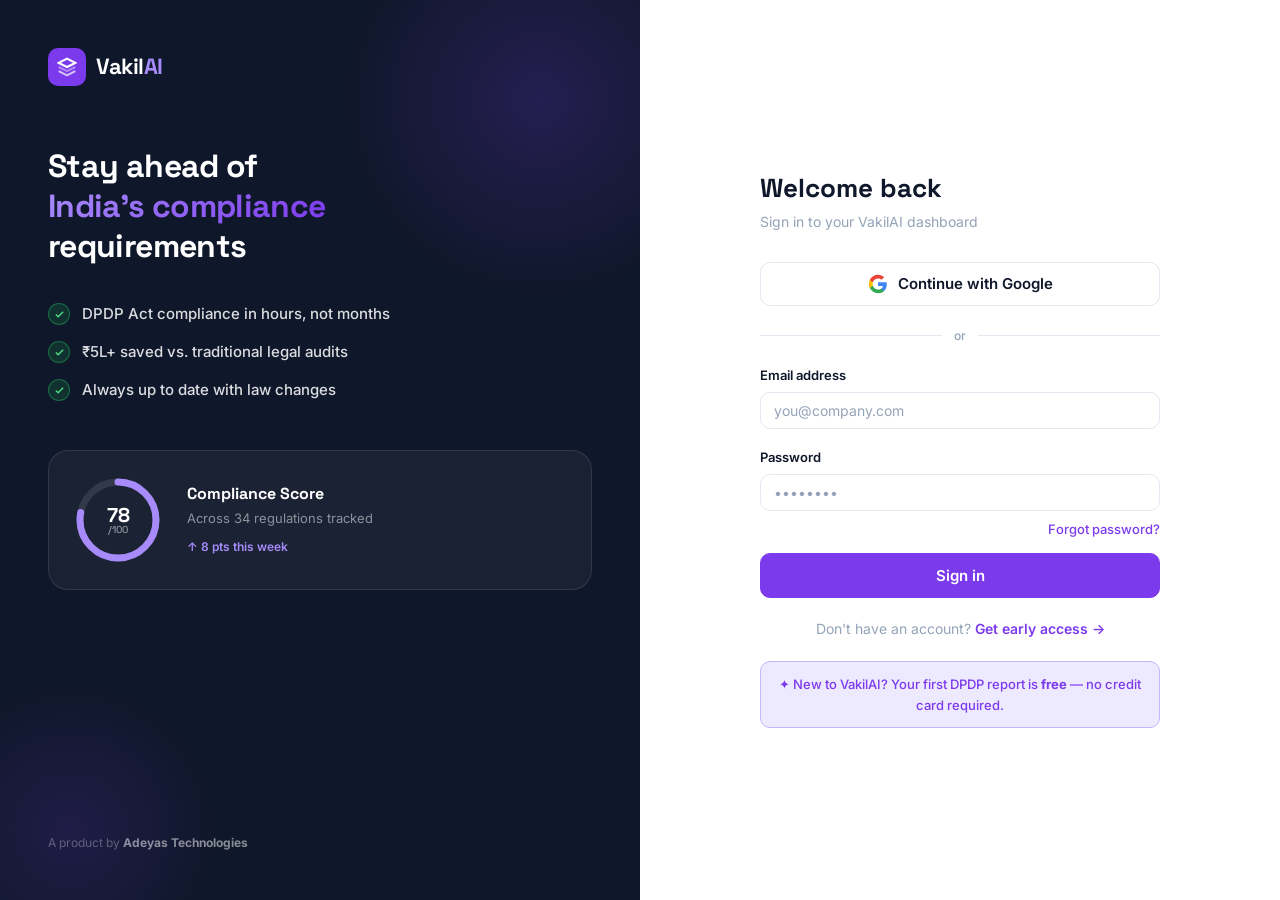
<file: app/login.html>
<!DOCTYPE html>
<html lang="en">
<head>
  <meta charset="UTF-8" />
  <meta name="viewport" content="width=device-width, initial-scale=1.0" />
  <title>Login — VakilAI</title>
  <link rel="preconnect" href="https://fonts.googleapis.com" />
  <link rel="preconnect" href="https://fonts.gstatic.com" crossorigin />
  <link href="https://fonts.googleapis.com/css2?family=Inter:wght@300;400;500;600;700&family=Space+Grotesk:wght@400;500;600;700&display=swap" rel="stylesheet" />
  <link rel="stylesheet" href="css/app.css" />
  <style>
    body { background: var(--surface); }
  </style>
</head>
<body>

<div class="login-page">
  <!-- LEFT PANEL -->
  <div class="login-left">
    <!-- Logo -->
    <div class="login-logo">
      <div class="login-logo-icon">
        <svg width="20" height="20" viewBox="0 0 24 24" fill="none" stroke="white" stroke-width="2.5">
          <path d="M12 2L2 7l10 5 10-5-10-5z"/>
          <path d="M2 17l10 5 10-5" opacity="0.7"/>
          <path d="M2 12l10 5 10-5" opacity="0.4"/>
        </svg>
      </div>
      <span class="login-logo-text">Vakil<span>AI</span></span>
    </div>

    <!-- Headline -->
    <h1 class="login-headline">
      Stay ahead of<br />
      <em>India's compliance</em><br />
      requirements
    </h1>

    <!-- Benefits -->
    <div class="login-benefits">
      <div class="login-benefit">
        <div class="benefit-check">
          <svg width="11" height="11" viewBox="0 0 24 24" fill="none" stroke="currentColor" stroke-width="3">
            <polyline points="20 6 9 17 4 12"></polyline>
          </svg>
        </div>
        <span>DPDP Act compliance in hours, not months</span>
      </div>
      <div class="login-benefit">
        <div class="benefit-check">
          <svg width="11" height="11" viewBox="0 0 24 24" fill="none" stroke="currentColor" stroke-width="3">
            <polyline points="20 6 9 17 4 12"></polyline>
          </svg>
        </div>
        <span>₹5L+ saved vs. traditional legal audits</span>
      </div>
      <div class="login-benefit">
        <div class="benefit-check">
          <svg width="11" height="11" viewBox="0 0 24 24" fill="none" stroke="currentColor" stroke-width="3">
            <polyline points="20 6 9 17 4 12"></polyline>
          </svg>
        </div>
        <span>Always up to date with law changes</span>
      </div>
    </div>

    <!-- Compliance Score Visualization -->
    <div class="login-score-vis">
      <div class="circular-progress" style="width:90px;height:90px;">
        <svg width="90" height="90" viewBox="0 0 90 90">
          <circle cx="45" cy="45" r="38" fill="none" stroke="rgba(255,255,255,0.1)" stroke-width="7"/>
          <circle
            class="progress-ring-circle"
            cx="45" cy="45" r="38"
            fill="none"
            stroke="#a78bfa"
            stroke-width="7"
            stroke-linecap="round"
            data-score="78"
          />
        </svg>
        <div class="circular-progress-value" style="color:white;font-size:1.25rem;">
          78
          <div class="circular-progress-label" style="color:rgba(255,255,255,0.5);">/100</div>
        </div>
      </div>
      <div class="score-vis-text">
        <h3>Compliance Score</h3>
        <p>Across 34 regulations tracked</p>
        <div class="score-vis-sublabel">↑ 8 pts this week</div>
      </div>
    </div>

    <!-- Footer -->
    <div class="login-footer">
      A product by <strong style="color:rgba(255,255,255,0.5);">Adeyas Technologies</strong>
    </div>
  </div>

  <!-- RIGHT PANEL -->
  <div class="login-right">
    <div class="login-form-container">
      <h2>Welcome back</h2>
      <p class="sub">Sign in to your VakilAI dashboard</p>

      <!-- Google Sign In -->
      <button class="google-btn" type="button">
        <svg width="20" height="20" viewBox="0 0 24 24">
          <path fill="#4285F4" d="M22.56 12.25c0-.78-.07-1.53-.2-2.25H12v4.26h5.92c-.26 1.37-1.04 2.53-2.21 3.31v2.77h3.57c2.08-1.92 3.28-4.74 3.28-8.09z"/>
          <path fill="#34A853" d="M12 23c2.97 0 5.46-.98 7.28-2.66l-3.57-2.77c-.98.66-2.23 1.06-3.71 1.06-2.86 0-5.29-1.93-6.16-4.53H2.18v2.84C3.99 20.53 7.7 23 12 23z"/>
          <path fill="#FBBC05" d="M5.84 14.09c-.22-.66-.35-1.36-.35-2.09s.13-1.43.35-2.09V7.07H2.18C1.43 8.55 1 10.22 1 12s.43 3.45 1.18 4.93l2.85-2.22.81-.62z"/>
          <path fill="#EA4335" d="M12 5.38c1.62 0 3.06.56 4.21 1.64l3.15-3.15C17.45 2.09 14.97 1 12 1 7.7 1 3.99 3.47 2.18 7.07l3.66 2.84c.87-2.6 3.3-4.53 6.16-4.53z"/>
        </svg>
        Continue with Google
      </button>

      <div class="or-divider" style="margin:20px 0;">or</div>

      <!-- Email Form -->
      <form id="login-form" novalidate>
        <div class="form-group">
          <label class="form-label" for="email">Email address</label>
          <input
            type="email"
            id="email"
            class="form-input"
            placeholder="you@company.com"
            autocomplete="email"
            required
          />
          <div class="form-error">Please enter a valid email address.</div>
        </div>

        <div class="form-group">
          <label class="form-label" for="password">Password</label>
          <input
            type="password"
            id="password"
            class="form-input"
            placeholder="••••••••"
            autocomplete="current-password"
            required
          />
          <div class="form-error">Please enter your password.</div>
        </div>

        <a href="#" class="forgot-link">Forgot password?</a>

        <button type="submit" class="btn btn-primary btn-full btn-lg" onclick="handleLogin(event)">
          Sign in
        </button>
      </form>

      <div class="login-signup-link">
        Don't have an account?
        <a href="#">Get early access →</a>
      </div>

      <div class="login-free-notice">
        ✦ New to VakilAI? Your first DPDP report is <strong>free</strong> — no credit card required.
      </div>
    </div>
  </div>
</div>

<script src="js/app.js"></script>
<script>
  // Animate score ring on load
  document.addEventListener('DOMContentLoaded', function () {
    var rings = document.querySelectorAll('.progress-ring-circle');
    rings.forEach(function (ring) {
      var radius = parseFloat(ring.getAttribute('r'));
      var circumference = 2 * Math.PI * radius;
      var score = parseFloat(ring.dataset.score || 0);
      var offset = circumference - (score / 100) * circumference;
      ring.style.strokeDasharray = circumference + ' ' + circumference;
      ring.style.strokeDashoffset = circumference;
      setTimeout(function () {
        ring.style.transition = 'stroke-dashoffset 1.4s cubic-bezier(0.4, 0, 0.2, 1)';
        ring.style.strokeDashoffset = offset;
      }, 300);
    });
  });

  function handleLogin(e) {
    e.preventDefault();
    var email = document.getElementById('email');
    var password = document.getElementById('password');
    var valid = true;

    email.closest('.form-group').classList.remove('has-error');
    password.closest('.form-group').classList.remove('has-error');

    if (!email.value.includes('@')) {
      email.closest('.form-group').classList.add('has-error');
      valid = false;
    }
    if (!password.value) {
      password.closest('.form-group').classList.add('has-error');
      valid = false;
    }

    if (valid) {
      var btn = e.target;
      btn.disabled = true;
      btn.innerHTML = '<span class="spinner"></span> Signing in...';
      setTimeout(function () {
        window.location.href = 'dashboard.html';
      }, 1200);
    }
  }
</script>
</body>
</html>
</file>
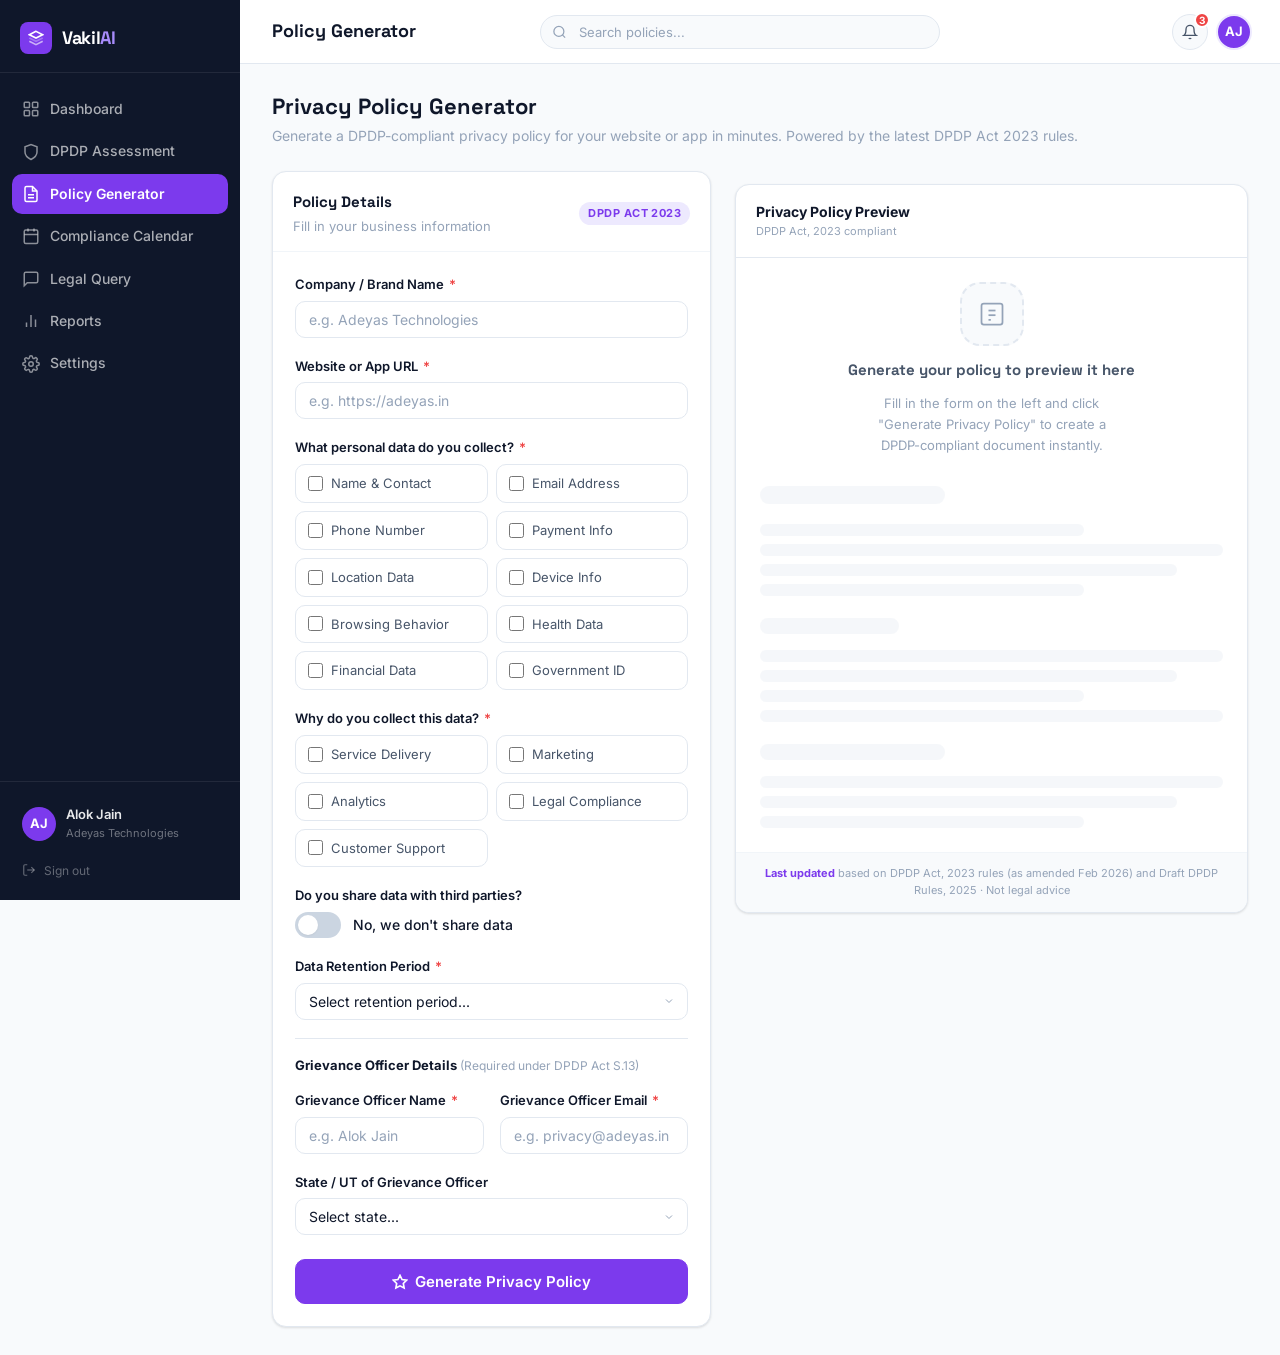
<file: app/policy.html>
<!DOCTYPE html>
<html lang="en">
<head>
  <meta charset="UTF-8" />
  <meta name="viewport" content="width=device-width, initial-scale=1.0" />
  <title>Policy Generator — VakilAI</title>
  <link rel="preconnect" href="https://fonts.googleapis.com" />
  <link rel="preconnect" href="https://fonts.gstatic.com" crossorigin />
  <link href="https://fonts.googleapis.com/css2?family=Inter:wght@300;400;500;600;700&family=Space+Grotesk:wght@400;500;600;700&display=swap" rel="stylesheet" />
  <link rel="stylesheet" href="css/app.css" />
</head>
<body id="policy-page">

<div class="sidebar-overlay" id="sidebar-overlay"></div>

<!-- SIDEBAR -->
<aside class="sidebar" id="sidebar">
  <div class="sidebar-logo">
    <div class="sidebar-logo-icon">
      <svg width="16" height="16" viewBox="0 0 24 24" fill="none" stroke="white" stroke-width="2.5">
        <path d="M12 2L2 7l10 5 10-5-10-5z"/>
        <path d="M2 17l10 5 10-5" opacity="0.6"/>
        <path d="M2 12l10 5 10-5" opacity="0.3"/>
      </svg>
    </div>
    <span class="sidebar-logo-text">Vakil<span>AI</span></span>
  </div>
  <nav class="sidebar-nav">
    <a class="nav-item" href="dashboard.html" data-page="dashboard.html">
      <svg class="nav-icon" viewBox="0 0 24 24" fill="none" stroke="currentColor" stroke-width="2"><rect x="3" y="3" width="7" height="7" rx="1"/><rect x="14" y="3" width="7" height="7" rx="1"/><rect x="3" y="14" width="7" height="7" rx="1"/><rect x="14" y="14" width="7" height="7" rx="1"/></svg>
      Dashboard
    </a>
    <a class="nav-item" href="assessment.html" data-page="assessment.html">
      <svg class="nav-icon" viewBox="0 0 24 24" fill="none" stroke="currentColor" stroke-width="2"><path d="M12 22s8-4 8-10V5l-8-3-8 3v7c0 6 8 10 8 10z"/></svg>
      DPDP Assessment
    </a>
    <a class="nav-item active" href="policy.html" data-page="policy.html">
      <svg class="nav-icon" viewBox="0 0 24 24" fill="none" stroke="currentColor" stroke-width="2"><path d="M14 2H6a2 2 0 00-2 2v16a2 2 0 002 2h12a2 2 0 002-2V8z"/><polyline points="14 2 14 8 20 8"/><line x1="16" y1="13" x2="8" y2="13"/><line x1="16" y1="17" x2="8" y2="17"/></svg>
      Policy Generator
    </a>
    <a class="nav-item" href="calendar.html" data-page="calendar.html">
      <svg class="nav-icon" viewBox="0 0 24 24" fill="none" stroke="currentColor" stroke-width="2"><rect x="3" y="4" width="18" height="18" rx="2" ry="2"/><line x1="16" y1="2" x2="16" y2="6"/><line x1="8" y1="2" x2="8" y2="6"/><line x1="3" y1="10" x2="21" y2="10"/></svg>
      Compliance Calendar
    </a>
    <a class="nav-item" href="query.html" data-page="query.html">
      <svg class="nav-icon" viewBox="0 0 24 24" fill="none" stroke="currentColor" stroke-width="2"><path d="M21 15a2 2 0 01-2 2H7l-4 4V5a2 2 0 012-2h14a2 2 0 012 2z"/></svg>
      Legal Query
    </a>
    <a class="nav-item" href="#" data-page="reports.html">
      <svg class="nav-icon" viewBox="0 0 24 24" fill="none" stroke="currentColor" stroke-width="2"><line x1="18" y1="20" x2="18" y2="10"/><line x1="12" y1="20" x2="12" y2="4"/><line x1="6" y1="20" x2="6" y2="14"/></svg>
      Reports
    </a>
    <a class="nav-item" href="#" data-page="settings.html">
      <svg class="nav-icon" viewBox="0 0 24 24" fill="none" stroke="currentColor" stroke-width="2"><circle cx="12" cy="12" r="3"/><path d="M19.4 15a1.65 1.65 0 00.33 1.82l.06.06a2 2 0 010 2.83 2 2 0 01-2.83 0l-.06-.06a1.65 1.65 0 00-1.82-.33 1.65 1.65 0 00-1 1.51V21a2 2 0 01-2 2 2 2 0 01-2-2v-.09A1.65 1.65 0 009 19.4a1.65 1.65 0 00-1.82.33l-.06.06a2 2 0 01-2.83-2.83l.06-.06A1.65 1.65 0 004.68 15a1.65 1.65 0 00-1.51-1H3a2 2 0 01-2-2 2 2 0 012-2h.09A1.65 1.65 0 004.6 9a1.65 1.65 0 00-.33-1.82l-.06-.06a2 2 0 012.83-2.83l.06.06A1.65 1.65 0 009 4.68a1.65 1.65 0 001-1.51V3a2 2 0 012-2 2 2 0 012 2v.09a1.65 1.65 0 001 1.51 1.65 1.65 0 001.82-.33l.06-.06a2 2 0 012.83 2.83l-.06.06A1.65 1.65 0 0019.4 9a1.65 1.65 0 001.51 1H21a2 2 0 012 2 2 2 0 01-2 2h-.09a1.65 1.65 0 00-1.51 1z"/></svg>
      Settings
    </a>
  </nav>
  <div class="sidebar-bottom">
    <div class="sidebar-user">
      <div class="user-avatar">AJ</div>
      <div class="user-info">
        <div class="user-name">Alok Jain</div>
        <div class="user-company">Adeyas Technologies</div>
      </div>
    </div>
    <a href="login.html" class="logout-link">
      <svg width="14" height="14" viewBox="0 0 24 24" fill="none" stroke="currentColor" stroke-width="2"><path d="M9 21H5a2 2 0 01-2-2V5a2 2 0 012-2h4"/><polyline points="16 17 21 12 16 7"/><line x1="21" y1="12" x2="9" y2="12"/></svg>
      Sign out
    </a>
  </div>
</aside>

<!-- MAIN -->
<div class="app-main">
  <header class="topbar">
    <button class="hamburger-btn" id="hamburger-btn">
      <svg width="18" height="18" viewBox="0 0 24 24" fill="none" stroke="currentColor" stroke-width="2"><line x1="3" y1="6" x2="21" y2="6"/><line x1="3" y1="12" x2="21" y2="12"/><line x1="3" y1="18" x2="21" y2="18"/></svg>
    </button>
    <span class="topbar-title">Policy Generator</span>
    <div class="topbar-search">
      <svg class="topbar-search-icon" viewBox="0 0 24 24" fill="none" stroke="currentColor" stroke-width="2"><circle cx="11" cy="11" r="8"/><line x1="21" y1="21" x2="16.65" y2="16.65"/></svg>
      <input type="text" placeholder="Search policies..." />
    </div>
    <div class="topbar-actions">
      <button class="topbar-icon-btn">
        <svg width="16" height="16" viewBox="0 0 24 24" fill="none" stroke="currentColor" stroke-width="2"><path d="M18 8A6 6 0 006 8c0 7-3 9-3 9h18s-3-2-3-9"/><path d="M13.73 21a2 2 0 01-3.46 0"/></svg>
        <span class="topbar-notif-badge">3</span>
      </button>
      <div class="topbar-avatar">AJ</div>
    </div>
  </header>

  <main class="app-content">
    <div class="page-header">
      <h1>Privacy Policy Generator</h1>
      <p>Generate a DPDP-compliant privacy policy for your website or app in minutes. Powered by the latest DPDP Act 2023 rules.</p>
    </div>

    <div class="policy-layout">
      <!-- LEFT FORM PANEL -->
      <div>
        <div class="card">
          <div class="card-header">
            <div>
              <div class="card-title">Policy Details</div>
              <div class="card-subtitle">Fill in your business information</div>
            </div>
            <span class="badge badge-primary">DPDP Act 2023</span>
          </div>
          <div class="card-body" style="padding:22px 22px;">

            <div class="form-group">
              <label class="form-label" for="company-name">Company / Brand Name <span class="required">*</span></label>
              <input type="text" id="company-name" class="form-input" placeholder="e.g. Adeyas Technologies" required />
            </div>

            <div class="form-group">
              <label class="form-label" for="website-url">Website or App URL <span class="required">*</span></label>
              <input type="url" id="website-url" class="form-input" placeholder="e.g. https://adeyas.in" required />
            </div>

            <div class="form-group">
              <label class="form-label">What personal data do you collect? <span class="required">*</span></label>
              <div class="checkbox-grid" style="grid-template-columns: repeat(auto-fill, minmax(160px, 1fr));">
                <label class="checkbox-option">
                  <input type="checkbox" class="data-type-check" data-label="Name & Contact Information" />
                  Name & Contact
                </label>
                <label class="checkbox-option">
                  <input type="checkbox" class="data-type-check" data-label="Email Address" />
                  Email Address
                </label>
                <label class="checkbox-option">
                  <input type="checkbox" class="data-type-check" data-label="Phone Number" />
                  Phone Number
                </label>
                <label class="checkbox-option">
                  <input type="checkbox" class="data-type-check" data-label="Payment & Financial Information" />
                  Payment Info
                </label>
                <label class="checkbox-option">
                  <input type="checkbox" class="data-type-check" data-label="Location Data" />
                  Location Data
                </label>
                <label class="checkbox-option">
                  <input type="checkbox" class="data-type-check" data-label="Device Information" />
                  Device Info
                </label>
                <label class="checkbox-option">
                  <input type="checkbox" class="data-type-check" data-label="Browsing Behavior" />
                  Browsing Behavior
                </label>
                <label class="checkbox-option">
                  <input type="checkbox" class="data-type-check" data-label="Health & Medical Data" />
                  Health Data
                </label>
                <label class="checkbox-option">
                  <input type="checkbox" class="data-type-check" data-label="Financial Data" />
                  Financial Data
                </label>
                <label class="checkbox-option">
                  <input type="checkbox" class="data-type-check" data-label="Government ID / Aadhaar" />
                  Government ID
                </label>
              </div>
            </div>

            <div class="form-group">
              <label class="form-label">Why do you collect this data? <span class="required">*</span></label>
              <div class="checkbox-grid" style="grid-template-columns: repeat(auto-fill, minmax(170px, 1fr));">
                <label class="checkbox-option">
                  <input type="checkbox" class="purpose-check" data-label="Service Delivery" />
                  Service Delivery
                </label>
                <label class="checkbox-option">
                  <input type="checkbox" class="purpose-check" data-label="Marketing & Promotions" />
                  Marketing
                </label>
                <label class="checkbox-option">
                  <input type="checkbox" class="purpose-check" data-label="Analytics & Improvement" />
                  Analytics
                </label>
                <label class="checkbox-option">
                  <input type="checkbox" class="purpose-check" data-label="Legal Compliance" />
                  Legal Compliance
                </label>
                <label class="checkbox-option">
                  <input type="checkbox" class="purpose-check" data-label="Customer Support" />
                  Customer Support
                </label>
              </div>
            </div>

            <div class="form-group">
              <label class="form-label">Do you share data with third parties?</label>
              <div class="toggle-group">
                <label class="toggle">
                  <input type="checkbox" id="share-data-toggle" />
                  <span class="toggle-slider"></span>
                </label>
                <span class="toggle-label" id="toggle-label">No, we don't share data</span>
              </div>
            </div>

            <div id="third-party-section" style="display:none;">
              <div class="form-group">
                <label class="form-label">Types of third parties you share data with</label>
                <div class="checkbox-grid" style="grid-template-columns: repeat(auto-fill, minmax(170px, 1fr));">
                  <label class="checkbox-option">
                    <input type="checkbox" />
                    Payment processors
                  </label>
                  <label class="checkbox-option">
                    <input type="checkbox" />
                    Analytics tools
                  </label>
                  <label class="checkbox-option">
                    <input type="checkbox" />
                    Marketing platforms
                  </label>
                  <label class="checkbox-option">
                    <input type="checkbox" />
                    Cloud storage
                  </label>
                  <label class="checkbox-option">
                    <input type="checkbox" />
                    Support tools
                  </label>
                  <label class="checkbox-option">
                    <input type="checkbox" />
                    Other
                  </label>
                </div>
              </div>
            </div>

            <div class="form-group">
              <label class="form-label" for="retention-period">Data Retention Period <span class="required">*</span></label>
              <select id="retention-period" class="form-select" required>
                <option value="">Select retention period...</option>
                <option value="30 days">30 days</option>
                <option value="90 days">90 days</option>
                <option value="1 year">1 year</option>
                <option value="2 years">2 years</option>
                <option value="5 years">5 years</option>
                <option value="as long as account is active">Until account deletion</option>
                <option value="as required by applicable law">As required by law</option>
              </select>
            </div>

            <div class="divider"></div>

            <p style="font-size:0.8125rem;font-weight:700;color:var(--text-dark);margin-bottom:14px;">
              Grievance Officer Details
              <span style="font-size:0.75rem;font-weight:400;color:var(--text-muted);"> (Required under DPDP Act S.13)</span>
            </p>

            <div class="grid-2">
              <div class="form-group">
                <label class="form-label" for="grievance-name">Grievance Officer Name <span class="required">*</span></label>
                <input type="text" id="grievance-name" class="form-input" placeholder="e.g. Alok Jain" required />
              </div>
              <div class="form-group">
                <label class="form-label" for="grievance-email">Grievance Officer Email <span class="required">*</span></label>
                <input type="email" id="grievance-email" class="form-input" placeholder="e.g. privacy@adeyas.in" required />
              </div>
            </div>

            <div class="form-group">
              <label class="form-label" for="grievance-state">State / UT of Grievance Officer</label>
              <select id="grievance-state" class="form-select">
                <option value="">Select state...</option>
                <option>Maharashtra</option>
                <option>Karnataka</option>
                <option>Delhi (NCT)</option>
                <option>Tamil Nadu</option>
                <option>Telangana</option>
                <option>Gujarat</option>
                <option>West Bengal</option>
                <option>Haryana</option>
                <option>Uttar Pradesh</option>
                <option>Rajasthan</option>
                <option>Other</option>
              </select>
            </div>

            <button class="btn btn-primary btn-full btn-lg" id="generate-policy-btn" style="margin-top:6px;">
              <svg width="16" height="16" viewBox="0 0 24 24" fill="none" stroke="currentColor" stroke-width="2.5"><path d="M12 2l3.09 6.26L22 9.27l-5 4.87 1.18 6.88L12 17.77l-6.18 3.25L7 14.14 2 9.27l6.91-1.01L12 2z"/></svg>
              Generate Privacy Policy
            </button>
          </div>
        </div>
      </div>

      <!-- RIGHT PREVIEW PANEL -->
      <div class="policy-preview-panel">
        <div class="preview-header">
          <div>
            <div class="preview-header-title">Privacy Policy Preview</div>
            <div style="font-size:0.6875rem;color:var(--text-muted);">DPDP Act, 2023 compliant</div>
          </div>
          <div class="preview-actions" id="preview-action-buttons" style="display:none;">
            <button class="btn btn-secondary btn-sm" id="copy-policy-btn">Copy Text</button>
            <button class="btn btn-secondary btn-sm">
              <svg width="12" height="12" viewBox="0 0 24 24" fill="none" stroke="currentColor" stroke-width="2"><path d="M21 15v4a2 2 0 01-2 2H5a2 2 0 01-2-2v-4"/><polyline points="7 10 12 15 17 10"/><line x1="12" y1="15" x2="12" y2="3"/></svg>
              PDF
            </button>
            <button class="btn btn-secondary btn-sm">DOCX</button>
            <button class="btn btn-primary btn-sm">
              <svg width="12" height="12" viewBox="0 0 24 24" fill="none" stroke="currentColor" stroke-width="2"><path d="M4 4h16c1.1 0 2 .9 2 2v12c0 1.1-.9 2-2 2H4c-1.1 0-2-.9-2-2V6c0-1.1.9-2 2-2z"/><polyline points="22,6 12,13 2,6"/></svg>
              Email
            </button>
          </div>
        </div>

        <div class="preview-body">
          <!-- Placeholder -->
          <div class="preview-placeholder" id="preview-placeholder">
            <div class="preview-placeholder-icon">
              <svg width="28" height="28" viewBox="0 0 24 24" fill="none" stroke="currentColor" stroke-width="1.5">
                <rect x="3" y="3" width="18" height="18" rx="2" ry="2"/>
                <line x1="9" y1="9" x2="15" y2="9"/><line x1="9" y1="13" x2="15" y2="13"/>
                <line x1="9" y1="17" x2="11" y2="17"/>
              </svg>
            </div>
            <h3>Generate your policy to preview it here</h3>
            <p>Fill in the form on the left and click "Generate Privacy Policy" to create a DPDP-compliant document instantly.</p>
            <!-- Blurred placeholder preview -->
            <div style="width:100%;text-align:left;margin-top:16px;opacity:0.5;">
              <div class="blurred-lines">
                <div class="blurred-line short" style="height:18px;margin-bottom:12px;"></div>
                <div class="blurred-line medium"></div>
                <div class="blurred-line full"></div>
                <div class="blurred-line long"></div>
                <div class="blurred-line medium"></div>
                <div class="blurred-line" style="width:30%;height:16px;margin:14px 0 8px;"></div>
                <div class="blurred-line full"></div>
                <div class="blurred-line long"></div>
                <div class="blurred-line medium"></div>
                <div class="blurred-line full"></div>
                <div class="blurred-line" style="width:40%;height:16px;margin:14px 0 8px;"></div>
                <div class="blurred-line full"></div>
                <div class="blurred-line long"></div>
                <div class="blurred-line medium"></div>
              </div>
            </div>
          </div>

          <!-- Generated Content -->
          <div class="preview-content" id="preview-content">
            <div id="policy-preview-text"></div>
          </div>
        </div>

        <div class="preview-footer">
          <div class="preview-notice">
            <strong>Last updated</strong> based on DPDP Act, 2023 rules (as amended Feb 2026) and Draft DPDP Rules, 2025 · Not legal advice
          </div>
        </div>
      </div>

    </div>
  </main>
</div>

<script src="js/app.js"></script>
<script>
  document.addEventListener('DOMContentLoaded', function () {
    // Toggle label
    var toggle = document.getElementById('share-data-toggle');
    var label = document.getElementById('toggle-label');
    if (toggle) {
      toggle.addEventListener('change', function () {
        label.textContent = toggle.checked ? 'Yes, we share data with third parties' : 'No, we don\'t share data';
      });
    }

    // Show preview buttons when generated
    var genBtn = document.getElementById('generate-policy-btn');
    if (genBtn) {
      genBtn.addEventListener('click', function () {
        setTimeout(function () {
          var btns = document.getElementById('preview-action-buttons');
          if (btns) btns.style.display = 'flex';
        }, 2200);
      });
    }

    // Checkbox styling
    document.querySelectorAll('#policy-page .checkbox-option').forEach(function (opt) {
      opt.addEventListener('click', function (e) {
        if (e.target.tagName === 'INPUT') return;
        var cb = opt.querySelector('input[type="checkbox"]');
        cb.checked = !cb.checked;
        opt.classList.toggle('checked', cb.checked);
      });
    });
    document.querySelectorAll('#policy-page input[type="checkbox"]').forEach(function (cb) {
      cb.addEventListener('change', function () {
        cb.closest('.checkbox-option').classList.toggle('checked', cb.checked);
      });
    });
  });
</script>
</body>
</html>
</file>
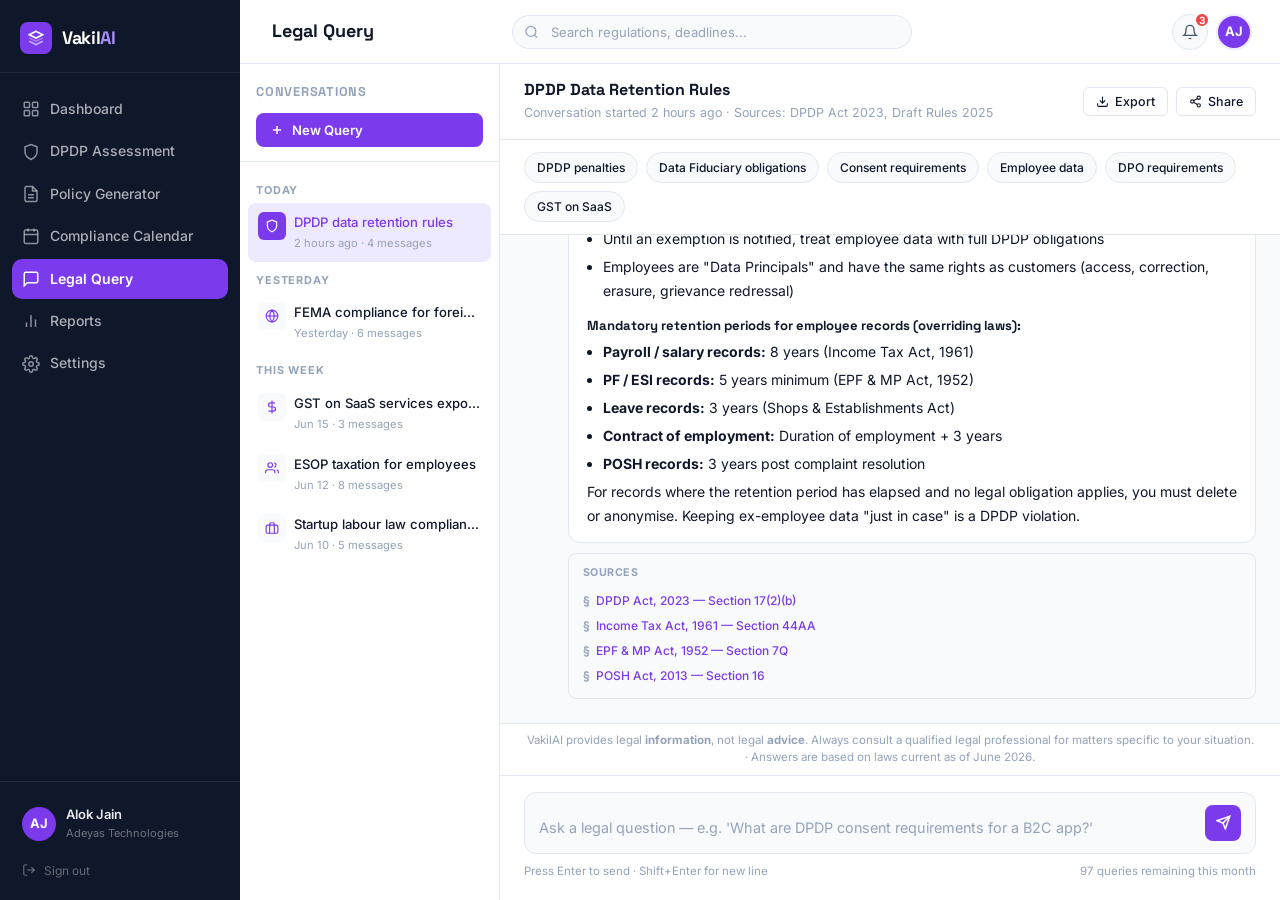
<file: app/query.html>
<!DOCTYPE html>
<html lang="en">
<head>
  <meta charset="UTF-8" />
  <meta name="viewport" content="width=device-width, initial-scale=1.0" />
  <title>Legal Query — VakilAI</title>
  <link rel="preconnect" href="https://fonts.googleapis.com" />
  <link rel="preconnect" href="https://fonts.gstatic.com" crossorigin />
  <link href="https://fonts.googleapis.com/css2?family=Inter:wght@300;400;500;600;700&family=Space+Grotesk:wght@400;500;600;700&family=JetBrains+Mono:wght@400;500&display=swap" rel="stylesheet" />
  <link rel="stylesheet" href="css/app.css" />
  <style>
    /* ── Query page layout ── */
    .query-shell {
      display: grid;
      grid-template-columns: 260px 1fr;
      gap: 0;
      height: calc(100vh - var(--topbar-h, 64px));
      overflow: hidden;
    }

    /* History sidebar */
    .query-history {
      border-right: 1px solid var(--border);
      background: var(--surface);
      display: flex;
      flex-direction: column;
      overflow: hidden;
    }
    .qh-top {
      padding: 20px 16px 14px;
      border-bottom: 1px solid var(--border);
    }
    .qh-top h3 {
      font-size: .8rem;
      font-weight: 700;
      letter-spacing: .06em;
      text-transform: uppercase;
      color: var(--text-muted);
      margin-bottom: 12px;
    }
    .btn-new-query {
      display: flex;
      align-items: center;
      gap: 8px;
      width: 100%;
      padding: 9px 14px;
      background: var(--primary);
      color: #fff;
      border-radius: 8px;
      font-size: .82rem;
      font-weight: 600;
      transition: background .2s;
    }
    .btn-new-query:hover { background: var(--primary-hover); }
    .qh-list {
      flex: 1;
      overflow-y: auto;
      padding: 12px 8px;
    }
    .qh-group-label {
      font-size: .68rem;
      font-weight: 700;
      letter-spacing: .08em;
      text-transform: uppercase;
      color: var(--text-muted);
      padding: 8px 8px 4px;
    }
    .qh-item {
      display: flex;
      align-items: flex-start;
      gap: 8px;
      padding: 9px 10px;
      border-radius: 8px;
      cursor: pointer;
      transition: background .15s;
      margin-bottom: 2px;
    }
    .qh-item:hover { background: var(--bg); }
    .qh-item.active { background: var(--primary-light); }
    .qh-item-icon {
      width: 28px;
      height: 28px;
      background: var(--bg);
      border-radius: 6px;
      display: grid;
      place-items: center;
      flex-shrink: 0;
      color: var(--primary);
    }
    .qh-item.active .qh-item-icon { background: var(--primary); color: #fff; }
    .qh-item-body { flex: 1; min-width: 0; }
    .qh-item-title {
      font-size: .82rem;
      font-weight: 500;
      color: var(--text-dark);
      white-space: nowrap;
      overflow: hidden;
      text-overflow: ellipsis;
      margin-bottom: 2px;
    }
    .qh-item.active .qh-item-title { color: var(--primary); }
    .qh-item-meta { font-size: .7rem; color: var(--text-muted); }

    /* Chat area */
    .query-chat {
      display: flex;
      flex-direction: column;
      background: var(--bg);
      overflow: hidden;
    }
    .chat-header {
      padding: 16px 24px;
      background: var(--surface);
      border-bottom: 1px solid var(--border);
      display: flex;
      align-items: center;
      justify-content: space-between;
    }
    .chat-header-left h2 {
      font-size: 1rem;
      font-weight: 700;
      margin-bottom: 2px;
    }
    .chat-header-left p { font-size: .78rem; color: var(--text-muted); }
    .chat-header-right { display: flex; gap: 8px; }
    .chat-action-btn {
      display: flex;
      align-items: center;
      gap: 6px;
      padding: 6px 12px;
      border: 1px solid var(--border);
      border-radius: 6px;
      background: var(--surface);
      font-size: .78rem;
      font-weight: 500;
      color: var(--text-mid);
      transition: border-color .15s, color .15s;
    }
    .chat-action-btn:hover { border-color: var(--primary); color: var(--primary); }

    /* Suggested topics bar */
    .chat-suggestions {
      padding: 12px 24px;
      background: var(--surface);
      border-bottom: 1px solid var(--border);
      display: flex;
      gap: 8px;
      flex-wrap: wrap;
    }
    .suggest-chip {
      font-size: .75rem;
      font-weight: 500;
      padding: 5px 12px;
      border: 1px solid var(--border);
      border-radius: 100px;
      background: var(--bg);
      color: var(--text-mid);
      cursor: pointer;
      transition: border-color .15s, color .15s, background .15s;
      white-space: nowrap;
    }
    .suggest-chip:hover {
      border-color: var(--primary);
      color: var(--primary);
      background: var(--primary-light);
    }

    /* Messages */
    .chat-messages {
      flex: 1;
      overflow-y: auto;
      padding: 24px;
      display: flex;
      flex-direction: column;
      gap: 20px;
    }
    .msg { display: flex; gap: 12px; max-width: 820px; }
    .msg.msg-user { flex-direction: row-reverse; align-self: flex-end; }
    .msg-avatar {
      width: 32px;
      height: 32px;
      border-radius: 50%;
      display: grid;
      place-items: center;
      font-size: .7rem;
      font-weight: 700;
      flex-shrink: 0;
    }
    .msg-bot .msg-avatar  { background: var(--primary); color: #fff; }
    .msg-user .msg-avatar { background: var(--text-dark); color: #fff; }
    .msg-body { flex: 1; }
    .msg-meta {
      font-size: .68rem;
      color: var(--text-muted);
      margin-bottom: 5px;
    }
    .msg-user .msg-meta { text-align: right; }
    .msg-bubble {
      padding: 14px 18px;
      border-radius: 12px;
      font-size: .875rem;
      line-height: 1.72;
    }
    .msg-bot .msg-bubble {
      background: var(--surface);
      border: 1px solid var(--border);
      border-top-left-radius: 4px;
      color: var(--text-dark);
    }
    .msg-user .msg-bubble {
      background: var(--primary);
      color: #fff;
      border-top-right-radius: 4px;
    }
    .msg-bubble h4 {
      font-size: .82rem;
      font-weight: 700;
      margin: 14px 0 6px;
    }
    .msg-bubble h4:first-child { margin-top: 0; }
    .msg-bubble ul { padding-left: 16px; list-style: disc; }
    .msg-bubble ul li { margin-bottom: 4px; }
    .msg-bubble p + p { margin-top: 8px; }

    /* Sources */
    .msg-sources {
      margin-top: 10px;
      padding: 10px 14px;
      background: var(--bg);
      border: 1px solid var(--border);
      border-radius: 8px;
      font-size: .75rem;
    }
    .msg-sources-label {
      font-weight: 700;
      color: var(--text-muted);
      letter-spacing: .04em;
      text-transform: uppercase;
      margin-bottom: 6px;
      font-size: .67rem;
    }
    .source-item {
      display: flex;
      align-items: center;
      gap: 6px;
      padding: 3px 0;
      color: var(--primary);
      font-weight: 500;
    }
    .source-item::before {
      content: '§';
      font-weight: 700;
      color: var(--text-muted);
    }

    /* Typing indicator */
    .typing-indicator {
      display: flex;
      gap: 12px;
      align-items: flex-start;
      padding: 0 0 4px;
    }
    .typing-dots {
      display: flex;
      gap: 4px;
      padding: 14px 18px;
      background: var(--surface);
      border: 1px solid var(--border);
      border-radius: 12px;
      border-top-left-radius: 4px;
    }
    .typing-dots span {
      width: 6px; height: 6px;
      background: var(--text-muted);
      border-radius: 50%;
      animation: typeBounce .9s ease-in-out infinite;
    }
    .typing-dots span:nth-child(2) { animation-delay: .15s; }
    .typing-dots span:nth-child(3) { animation-delay: .3s; }
    @keyframes typeBounce {
      0%,80%,100%{transform:translateY(0);opacity:.5}
      40%{transform:translateY(-5px);opacity:1}
    }
    .typing-indicator.hidden { display: none; }

    /* Disclaimer */
    .chat-disclaimer {
      padding: 8px 24px;
      background: var(--surface);
      border-top: 1px solid var(--border);
      font-size: .72rem;
      color: var(--text-muted);
      text-align: center;
    }

    /* Input area */
    .chat-input-area {
      padding: 16px 24px 20px;
      background: var(--surface);
      border-top: 1px solid var(--border);
    }
    .chat-input-wrap {
      display: flex;
      gap: 10px;
      align-items: flex-end;
      background: var(--bg);
      border: 1.5px solid var(--border);
      border-radius: 12px;
      padding: 12px 14px;
      transition: border-color .2s, box-shadow .2s;
    }
    .chat-input-wrap:focus-within {
      border-color: var(--primary);
      box-shadow: 0 0 0 3px rgba(124,58,237,.1);
    }
    .chat-textarea {
      flex: 1;
      resize: none;
      background: transparent;
      border: none;
      font-size: .9rem;
      line-height: 1.5;
      color: var(--text-dark);
      max-height: 160px;
      min-height: 24px;
    }
    .chat-textarea::placeholder { color: var(--text-muted); }
    .chat-textarea:focus { outline: none; }
    .chat-send-btn {
      width: 36px;
      height: 36px;
      background: var(--primary);
      color: #fff;
      border-radius: 8px;
      display: grid;
      place-items: center;
      flex-shrink: 0;
      transition: background .2s, transform .15s;
    }
    .chat-send-btn:hover { background: var(--primary-hover); transform: scale(1.05); }
    .chat-send-btn:disabled { background: var(--border); cursor: not-allowed; transform: none; }
    .chat-input-footer {
      display: flex;
      justify-content: space-between;
      align-items: center;
      margin-top: 8px;
      font-size: .72rem;
      color: var(--text-muted);
    }

    /* Responsive */
    @media (max-width: 900px) {
      .query-shell { grid-template-columns: 1fr; }
      .query-history { display: none; }
    }
  </style>
</head>
<body id="query-page">

<div class="sidebar-overlay" id="sidebar-overlay"></div>

<!-- SIDEBAR -->
<aside class="sidebar" id="sidebar">
  <div class="sidebar-logo">
    <div class="sidebar-logo-icon">
      <svg width="16" height="16" viewBox="0 0 24 24" fill="none" stroke="white" stroke-width="2.5">
        <path d="M12 2L2 7l10 5 10-5-10-5z"/>
        <path d="M2 17l10 5 10-5" opacity="0.6"/>
        <path d="M2 12l10 5 10-5" opacity="0.3"/>
      </svg>
    </div>
    <span class="sidebar-logo-text">Vakil<span>AI</span></span>
  </div>

  <nav class="sidebar-nav">
    <a class="nav-item" href="dashboard.html" data-page="dashboard.html">
      <svg class="nav-icon" viewBox="0 0 24 24" fill="none" stroke="currentColor" stroke-width="2">
        <rect x="3" y="3" width="7" height="7" rx="1"/><rect x="14" y="3" width="7" height="7" rx="1"/>
        <rect x="3" y="14" width="7" height="7" rx="1"/><rect x="14" y="14" width="7" height="7" rx="1"/>
      </svg>
      Dashboard
    </a>
    <a class="nav-item" href="assessment.html" data-page="assessment.html">
      <svg class="nav-icon" viewBox="0 0 24 24" fill="none" stroke="currentColor" stroke-width="2">
        <path d="M12 22s8-4 8-10V5l-8-3-8 3v7c0 6 8 10 8 10z"/>
      </svg>
      DPDP Assessment
    </a>
    <a class="nav-item" href="policy.html" data-page="policy.html">
      <svg class="nav-icon" viewBox="0 0 24 24" fill="none" stroke="currentColor" stroke-width="2">
        <path d="M14 2H6a2 2 0 00-2 2v16a2 2 0 002 2h12a2 2 0 002-2V8z"/>
        <polyline points="14 2 14 8 20 8"/>
        <line x1="16" y1="13" x2="8" y2="13"/><line x1="16" y1="17" x2="8" y2="17"/>
      </svg>
      Policy Generator
    </a>
    <a class="nav-item" href="calendar.html" data-page="calendar.html">
      <svg class="nav-icon" viewBox="0 0 24 24" fill="none" stroke="currentColor" stroke-width="2">
        <rect x="3" y="4" width="18" height="18" rx="2" ry="2"/>
        <line x1="16" y1="2" x2="16" y2="6"/><line x1="8" y1="2" x2="8" y2="6"/>
        <line x1="3" y1="10" x2="21" y2="10"/>
      </svg>
      Compliance Calendar
    </a>
    <a class="nav-item active" href="query.html" data-page="query.html">
      <svg class="nav-icon" viewBox="0 0 24 24" fill="none" stroke="currentColor" stroke-width="2">
        <path d="M21 15a2 2 0 01-2 2H7l-4 4V5a2 2 0 012-2h14a2 2 0 012 2z"/>
      </svg>
      Legal Query
    </a>
    <a class="nav-item" href="#" data-page="reports.html">
      <svg class="nav-icon" viewBox="0 0 24 24" fill="none" stroke="currentColor" stroke-width="2">
        <line x1="18" y1="20" x2="18" y2="10"/><line x1="12" y1="20" x2="12" y2="4"/>
        <line x1="6" y1="20" x2="6" y2="14"/>
      </svg>
      Reports
    </a>
    <a class="nav-item" href="#" data-page="settings.html">
      <svg class="nav-icon" viewBox="0 0 24 24" fill="none" stroke="currentColor" stroke-width="2">
        <circle cx="12" cy="12" r="3"/>
        <path d="M19.4 15a1.65 1.65 0 00.33 1.82l.06.06a2 2 0 010 2.83 2 2 0 01-2.83 0l-.06-.06a1.65 1.65 0 00-1.82-.33 1.65 1.65 0 00-1 1.51V21a2 2 0 01-2 2 2 2 0 01-2-2v-.09A1.65 1.65 0 009 19.4a1.65 1.65 0 00-1.82.33l-.06.06a2 2 0 01-2.83-2.83l.06-.06A1.65 1.65 0 004.68 15a1.65 1.65 0 00-1.51-1H3a2 2 0 01-2-2 2 2 0 012-2h.09A1.65 1.65 0 004.6 9a1.65 1.65 0 00-.33-1.82l-.06-.06a2 2 0 012.83-2.83l.06.06A1.65 1.65 0 009 4.68a1.65 1.65 0 001-1.51V3a2 2 0 012-2 2 2 0 012 2v.09a1.65 1.65 0 001 1.51 1.65 1.65 0 001.82-.33l.06-.06a2 2 0 012.83 2.83l-.06.06A1.65 1.65 0 0019.4 9a1.65 1.65 0 001.51 1H21a2 2 0 012 2 2 2 0 01-2 2h-.09a1.65 1.65 0 00-1.51 1z"/>
      </svg>
      Settings
    </a>
  </nav>

  <div class="sidebar-bottom">
    <div class="sidebar-user">
      <div class="user-avatar">AJ</div>
      <div class="user-info">
        <div class="user-name">Alok Jain</div>
        <div class="user-company">Adeyas Technologies</div>
      </div>
    </div>
    <a href="login.html" class="logout-link">
      <svg width="14" height="14" viewBox="0 0 24 24" fill="none" stroke="currentColor" stroke-width="2">
        <path d="M9 21H5a2 2 0 01-2-2V5a2 2 0 012-2h4"/>
        <polyline points="16 17 21 12 16 7"/><line x1="21" y1="12" x2="9" y2="12"/>
      </svg>
      Sign out
    </a>
  </div>
</aside>

<!-- MAIN -->
<div class="app-main">
  <!-- TOPBAR -->
  <header class="topbar">
    <button class="hamburger-btn" id="hamburger-btn" aria-label="Toggle menu">
      <svg width="18" height="18" viewBox="0 0 24 24" fill="none" stroke="currentColor" stroke-width="2">
        <line x1="3" y1="6" x2="21" y2="6"/><line x1="3" y1="12" x2="21" y2="12"/><line x1="3" y1="18" x2="21" y2="18"/>
      </svg>
    </button>
    <span class="topbar-title">Legal Query</span>
    <div class="topbar-search">
      <svg class="topbar-search-icon" viewBox="0 0 24 24" fill="none" stroke="currentColor" stroke-width="2">
        <circle cx="11" cy="11" r="8"/><line x1="21" y1="21" x2="16.65" y2="16.65"/>
      </svg>
      <input type="text" placeholder="Search regulations, deadlines..." />
    </div>
    <div class="topbar-actions">
      <div style="position:relative;">
        <button class="topbar-icon-btn" aria-label="Notifications">
          <svg width="16" height="16" viewBox="0 0 24 24" fill="none" stroke="currentColor" stroke-width="2">
            <path d="M18 8A6 6 0 006 8c0 7-3 9-3 9h18s-3-2-3-9"/>
            <path d="M13.73 21a2 2 0 01-3.46 0"/>
          </svg>
          <span class="topbar-notif-badge">3</span>
        </button>
      </div>
      <div class="topbar-avatar">AJ</div>
    </div>
  </header>

  <!-- QUERY SHELL -->
  <div class="query-shell">

    <!-- HISTORY SIDEBAR -->
    <div class="query-history">
      <div class="qh-top">
        <h3>Conversations</h3>
        <button class="btn-new-query" id="btn-new-query">
          <svg width="14" height="14" viewBox="0 0 24 24" fill="none" stroke="currentColor" stroke-width="2.5">
            <line x1="12" y1="5" x2="12" y2="19"/><line x1="5" y1="12" x2="19" y2="12"/>
          </svg>
          New Query
        </button>
      </div>
      <div class="qh-list">
        <div class="qh-group-label">Today</div>
        <div class="qh-item active" data-conversation="dpdp-retention">
          <div class="qh-item-icon">
            <svg width="14" height="14" viewBox="0 0 24 24" fill="none" stroke="currentColor" stroke-width="2">
              <path d="M12 22s8-4 8-10V5l-8-3-8 3v7c0 6 8 10 8 10z"/>
            </svg>
          </div>
          <div class="qh-item-body">
            <div class="qh-item-title">DPDP data retention rules</div>
            <div class="qh-item-meta">2 hours ago · 4 messages</div>
          </div>
        </div>

        <div class="qh-group-label">Yesterday</div>
        <div class="qh-item" data-conversation="fema">
          <div class="qh-item-icon">
            <svg width="14" height="14" viewBox="0 0 24 24" fill="none" stroke="currentColor" stroke-width="2">
              <circle cx="12" cy="12" r="10"/><line x1="2" y1="12" x2="22" y2="12"/>
              <path d="M12 2a15.3 15.3 0 014 10 15.3 15.3 0 01-4 10 15.3 15.3 0 01-4-10 15.3 15.3 0 014-10z"/>
            </svg>
          </div>
          <div class="qh-item-body">
            <div class="qh-item-title">FEMA compliance for foreign funding</div>
            <div class="qh-item-meta">Yesterday · 6 messages</div>
          </div>
        </div>

        <div class="qh-group-label">This Week</div>
        <div class="qh-item" data-conversation="gst">
          <div class="qh-item-icon">
            <svg width="14" height="14" viewBox="0 0 24 24" fill="none" stroke="currentColor" stroke-width="2">
              <line x1="12" y1="1" x2="12" y2="23"/><path d="M17 5H9.5a3.5 3.5 0 000 7h5a3.5 3.5 0 010 7H6"/>
            </svg>
          </div>
          <div class="qh-item-body">
            <div class="qh-item-title">GST on SaaS services exported</div>
            <div class="qh-item-meta">Jun 15 · 3 messages</div>
          </div>
        </div>
        <div class="qh-item" data-conversation="esop">
          <div class="qh-item-icon">
            <svg width="14" height="14" viewBox="0 0 24 24" fill="none" stroke="currentColor" stroke-width="2">
              <path d="M17 21v-2a4 4 0 00-4-4H5a4 4 0 00-4 4v2"/>
              <circle cx="9" cy="7" r="4"/><path d="M23 21v-2a4 4 0 00-3-3.87"/><path d="M16 3.13a4 4 0 010 7.75"/>
            </svg>
          </div>
          <div class="qh-item-body">
            <div class="qh-item-title">ESOP taxation for employees</div>
            <div class="qh-item-meta">Jun 12 · 8 messages</div>
          </div>
        </div>
        <div class="qh-item" data-conversation="labour">
          <div class="qh-item-icon">
            <svg width="14" height="14" viewBox="0 0 24 24" fill="none" stroke="currentColor" stroke-width="2">
              <rect x="2" y="7" width="20" height="14" rx="2" ry="2"/>
              <path d="M16 21V5a2 2 0 00-2-2h-4a2 2 0 00-2 2v16"/>
            </svg>
          </div>
          <div class="qh-item-body">
            <div class="qh-item-title">Startup labour law compliance checklist</div>
            <div class="qh-item-meta">Jun 10 · 5 messages</div>
          </div>
        </div>
      </div>
    </div>

    <!-- CHAT AREA -->
    <div class="query-chat">
      <div class="chat-header">
        <div class="chat-header-left">
          <h2>DPDP Data Retention Rules</h2>
          <p>Conversation started 2 hours ago · Sources: DPDP Act 2023, Draft Rules 2025</p>
        </div>
        <div class="chat-header-right">
          <button class="chat-action-btn" id="btn-export">
            <svg width="13" height="13" viewBox="0 0 24 24" fill="none" stroke="currentColor" stroke-width="2">
              <path d="M21 15v4a2 2 0 01-2 2H5a2 2 0 01-2-2v-4"/>
              <polyline points="7 10 12 15 17 10"/><line x1="12" y1="15" x2="12" y2="3"/>
            </svg>
            Export
          </button>
          <button class="chat-action-btn" id="btn-share">
            <svg width="13" height="13" viewBox="0 0 24 24" fill="none" stroke="currentColor" stroke-width="2">
              <circle cx="18" cy="5" r="3"/><circle cx="6" cy="12" r="3"/><circle cx="18" cy="19" r="3"/>
              <line x1="8.59" y1="13.51" x2="15.42" y2="17.49"/>
              <line x1="15.41" y1="6.51" x2="8.59" y2="10.49"/>
            </svg>
            Share
          </button>
        </div>
      </div>

      <div class="chat-suggestions">
        <span class="suggest-chip" data-q="What is the penalty for DPDP Act violation?">DPDP penalties</span>
        <span class="suggest-chip" data-q="What are my obligations as a Data Fiduciary under DPDP Act?">Data Fiduciary obligations</span>
        <span class="suggest-chip" data-q="How do I get valid consent under DPDP Act?">Consent requirements</span>
        <span class="suggest-chip" data-q="Does DPDP Act apply to employee data?">Employee data</span>
        <span class="suggest-chip" data-q="What is a Data Protection Officer under DPDP?">DPO requirements</span>
        <span class="suggest-chip" data-q="GST rate for SaaS software services in India">GST on SaaS</span>
      </div>

      <div class="chat-messages" id="chat-messages">

        <!-- Message: User -->
        <div class="msg msg-user">
          <div class="msg-avatar">AJ</div>
          <div class="msg-body">
            <div class="msg-meta">You · 2:14 PM</div>
            <div class="msg-bubble">
              What are the data retention requirements under India's DPDP Act 2023?
            </div>
          </div>
        </div>

        <!-- Message: AI -->
        <div class="msg msg-bot">
          <div class="msg-avatar">V</div>
          <div class="msg-body">
            <div class="msg-meta">VakilAI · 2:14 PM</div>
            <div class="msg-bubble">
              <h4>Data Retention Under DPDP Act 2023</h4>
              <p>Under <strong>Section 8(7)</strong> of the Digital Personal Data Protection Act, 2023, a Data Fiduciary must not retain personal data beyond the period necessary for the purpose for which it was collected or processed.</p>

              <h4>Key requirements:</h4>
              <ul>
                <li>No fixed minimum or maximum retention period is mandated in the Act itself</li>
                <li>Retention must be limited to what is <em>necessary for the stated purpose</em></li>
                <li>Once the purpose is fulfilled, data must be <strong>erased or anonymised</strong></li>
                <li>A Data Principal can withdraw consent, triggering immediate deletion obligations</li>
                <li>The Data Protection Board may specify retention limits for specific data categories via future rules</li>
              </ul>

              <h4>Practical steps for compliance:</h4>
              <ul>
                <li>Document a <strong>Retention Schedule</strong> for each data category you hold</li>
                <li>Implement automated deletion or anonymisation workflows</li>
                <li>Include retention periods explicitly in your Privacy Policy (this is required)</li>
                <li>For health and financial data, cross-check with sector-specific rules (IRDAI, RBI)</li>
                <li>Train your team on the deletion protocol when consent is withdrawn</li>
              </ul>

              <p>⚠️ <strong>Important:</strong> Where Indian tax or labour laws mandate longer retention (e.g., 8 years for income tax records, 5 years for PF records), those obligations override DPDP — you retain for compliance, but restrict further processing.</p>
            </div>
            <div class="msg-sources">
              <div class="msg-sources-label">Sources</div>
              <div class="source-item">DPDP Act, 2023 — Section 8(7)</div>
              <div class="source-item">Draft DPDP Rules, 2025 — Rule 12 (Data Retention)</div>
              <div class="source-item">MeitY Guidance Note on Data Retention (Feb 2026)</div>
            </div>
          </div>
        </div>

        <!-- Message: User -->
        <div class="msg msg-user">
          <div class="msg-avatar">AJ</div>
          <div class="msg-body">
            <div class="msg-meta">You · 2:18 PM</div>
            <div class="msg-bubble">
              What about data of our employees — same rules apply?
            </div>
          </div>
        </div>

        <!-- Message: AI -->
        <div class="msg msg-bot">
          <div class="msg-avatar">V</div>
          <div class="msg-body">
            <div class="msg-meta">VakilAI · 2:18 PM</div>
            <div class="msg-bubble">
              <h4>Employee Data Under DPDP Act</h4>
              <p>Yes — employee data is covered under the DPDP Act 2023, though with some nuances introduced by <strong>Section 17(2)(b)</strong>.</p>

              <h4>Current position:</h4>
              <ul>
                <li>The Central Government may exempt certain employer–employee data processing from specific provisions, but <strong>no such exemption has been notified yet</strong></li>
                <li>Until an exemption is notified, treat employee data with full DPDP obligations</li>
                <li>Employees are "Data Principals" and have the same rights as customers (access, correction, erasure, grievance redressal)</li>
              </ul>

              <h4>Mandatory retention periods for employee records (overriding laws):</h4>
              <ul>
                <li><strong>Payroll / salary records:</strong> 8 years (Income Tax Act, 1961)</li>
                <li><strong>PF / ESI records:</strong> 5 years minimum (EPF &amp; MP Act, 1952)</li>
                <li><strong>Leave records:</strong> 3 years (Shops &amp; Establishments Act)</li>
                <li><strong>Contract of employment:</strong> Duration of employment + 3 years</li>
                <li><strong>POSH records:</strong> 3 years post complaint resolution</li>
              </ul>

              <p>For records where the retention period has elapsed and no legal obligation applies, you must delete or anonymise. Keeping ex-employee data "just in case" is a DPDP violation.</p>
            </div>
            <div class="msg-sources">
              <div class="msg-sources-label">Sources</div>
              <div class="source-item">DPDP Act, 2023 — Section 17(2)(b)</div>
              <div class="source-item">Income Tax Act, 1961 — Section 44AA</div>
              <div class="source-item">EPF &amp; MP Act, 1952 — Section 7Q</div>
              <div class="source-item">POSH Act, 2013 — Section 16</div>
            </div>
          </div>
        </div>

        <!-- Typing indicator (hidden by default) -->
        <div class="typing-indicator hidden" id="typing-indicator">
          <div class="msg-avatar" style="width:32px;height:32px;border-radius:50%;background:var(--primary);color:#fff;display:grid;place-items:center;font-size:.7rem;font-weight:700;flex-shrink:0;">V</div>
          <div class="typing-dots">
            <span></span><span></span><span></span>
          </div>
        </div>

      </div>

      <div class="chat-disclaimer">
        VakilAI provides legal <strong>information</strong>, not legal <strong>advice</strong>. Always consult a qualified legal professional for matters specific to your situation. · Answers are based on laws current as of June 2026.
      </div>

      <div class="chat-input-area">
        <div class="chat-input-wrap">
          <textarea
            class="chat-textarea"
            id="chat-input"
            rows="1"
            placeholder="Ask a legal question — e.g. 'What are DPDP consent requirements for a B2C app?'"
          ></textarea>
          <button class="chat-send-btn" id="chat-send" aria-label="Send">
            <svg width="15" height="15" viewBox="0 0 24 24" fill="none" stroke="currentColor" stroke-width="2.5">
              <line x1="22" y1="2" x2="11" y2="13"/>
              <polygon points="22 2 15 22 11 13 2 9 22 2"/>
            </svg>
          </button>
        </div>
        <div class="chat-input-footer">
          <span>Press Enter to send · Shift+Enter for new line</span>
          <span>97 queries remaining this month</span>
        </div>
      </div>
    </div><!-- /query-chat -->

  </div><!-- /query-shell -->
</div><!-- /app-main -->

<script src="js/app.js"></script>
<script>
  // ── Auto-resize textarea ──────────────────────────────
  const textarea  = document.getElementById('chat-input');
  const sendBtn   = document.getElementById('chat-send');
  const messages  = document.getElementById('chat-messages');
  const typing    = document.getElementById('typing-indicator');

  textarea.addEventListener('input', () => {
    textarea.style.height = 'auto';
    textarea.style.height = Math.min(textarea.scrollHeight, 160) + 'px';
  });

  // ── Send on Enter (not Shift+Enter) ──────────────────
  textarea.addEventListener('keydown', e => {
    if (e.key === 'Enter' && !e.shiftKey) { e.preventDefault(); sendMessage(); }
  });
  sendBtn.addEventListener('click', sendMessage);

  // ── Suggested chips ───────────────────────────────────
  document.querySelectorAll('.suggest-chip').forEach(chip => {
    chip.addEventListener('click', () => {
      textarea.value = chip.dataset.q;
      textarea.dispatchEvent(new Event('input'));
      textarea.focus();
    });
  });

  // ── New Query button ──────────────────────────────────
  document.getElementById('btn-new-query').addEventListener('click', () => {
    messages.querySelectorAll('.msg').forEach(m => m.remove());
    textarea.value = '';
    textarea.style.height = 'auto';
    document.querySelector('.chat-header-left h2').textContent = 'New Conversation';
    document.querySelector('.chat-header-left p').textContent = 'Ask anything about Indian law';
    textarea.focus();
  });

  // ── History items ─────────────────────────────────────
  document.querySelectorAll('.qh-item').forEach(item => {
    item.addEventListener('click', () => {
      document.querySelectorAll('.qh-item').forEach(i => i.classList.remove('active'));
      item.classList.add('active');
    });
  });

  // ── Mock AI responses ─────────────────────────────────
  const mockResponses = [
    {
      text: `<h4>Great question.</h4>
      <p>Based on the DPDP Act 2023 and related Indian regulations, here is what applies to your situation:</p>
      <ul>
        <li>The obligation falls under <strong>Section 8</strong> of the DPDP Act</li>
        <li>You must ensure your privacy policy is updated to reflect this</li>
        <li>Non-compliance can result in penalties from the Data Protection Board</li>
        <li>We recommend running a full DPDP assessment to identify all gaps</li>
      </ul>
      <p>Would you like me to generate a specific checklist for your situation?</p>`,
      sources: ['DPDP Act, 2023 — Section 8', 'Draft DPDP Rules, 2025']
    },
    {
      text: `<h4>Here's what the law says:</h4>
      <p>Under Indian law, this is governed by multiple overlapping statutes. The key ones relevant to your query are:</p>
      <ul>
        <li><strong>Primary obligation:</strong> Defined under the relevant Act and its rules</li>
        <li><strong>Penalty for non-compliance:</strong> Can range from ₹10,000 to ₹250 crore depending on severity</li>
        <li><strong>Safe harbour:</strong> Exists if you can demonstrate reasonable security safeguards were in place</li>
      </ul>
      <p>I'd recommend running a full compliance assessment. Would you like me to start one?</p>`,
      sources: ['DPDP Act, 2023', 'IT Act, 2000 — Section 43A', 'MeitY Guidance, 2026']
    }
  ];

  function sendMessage() {
    const text = textarea.value.trim();
    if (!text) return;

    // Add user message
    appendMessage('user', text);
    textarea.value = '';
    textarea.style.height = 'auto';

    // Show typing
    typing.classList.remove('hidden');
    messages.scrollTop = messages.scrollHeight;

    // Fake AI response after delay
    setTimeout(() => {
      typing.classList.add('hidden');
      const r = mockResponses[Math.floor(Math.random() * mockResponses.length)];
      appendBotMessage(r.text, r.sources);
    }, 1800);
  }

  function appendMessage(role, text) {
    const now = new Date().toLocaleTimeString('en-IN', { hour: '2-digit', minute: '2-digit' });
    const div = document.createElement('div');
    div.className = `msg msg-${role}`;
    div.innerHTML = `
      <div class="msg-avatar">${role === 'user' ? 'AJ' : 'V'}</div>
      <div class="msg-body">
        <div class="msg-meta">${role === 'user' ? 'You' : 'VakilAI'} · ${now}</div>
        <div class="msg-bubble">${text}</div>
      </div>`;
    messages.insertBefore(div, typing);
    messages.scrollTop = messages.scrollHeight;
  }

  function appendBotMessage(html, sources) {
    const now = new Date().toLocaleTimeString('en-IN', { hour: '2-digit', minute: '2-digit' });
    const sourcesHtml = sources.map(s => `<div class="source-item">${s}</div>`).join('');
    const div = document.createElement('div');
    div.className = 'msg msg-bot';
    div.innerHTML = `
      <div class="msg-avatar">V</div>
      <div class="msg-body">
        <div class="msg-meta">VakilAI · ${now}</div>
        <div class="msg-bubble">${html}</div>
        <div class="msg-sources">
          <div class="msg-sources-label">Sources</div>
          ${sourcesHtml}
        </div>
      </div>`;
    messages.insertBefore(div, typing);
    messages.scrollTop = messages.scrollHeight;
  }

  // ── Export button ─────────────────────────────────────
  document.getElementById('btn-export').addEventListener('click', () => {
    alert('Export as PDF — this will be connected to the backend report generator.');
  });
</script>
</body>
</html>
</file>
<file: css/style.css>
/* =========================================================
   VakilAI — Premium Dark SaaS Landing Page
   Design System & Full Stylesheet
   ========================================================= */

/* ── Google Fonts ────────────────────────────────────────── */
@import url('https://fonts.googleapis.com/css2?family=Inter:wght@300;400;500;600;700;800;900&family=Space+Grotesk:wght@400;500;600;700;800&display=swap');

/* ── Design Tokens ───────────────────────────────────────── */
:root {
  /* Colours */
  --bg:          #060912;
  --surface:     #0b0e1f;
  --card-bg:     rgba(255, 255, 255, 0.03);
  --card-border: rgba(255, 255, 255, 0.06);

  --primary:     #7c3aed;
  --primary-lt:  #a78bfa;
  --primary-dk:  #5b21b6;

  --gold:        #d97706;
  --gold-lt:     #fbbf24;

  --cyan:        #06b6d4;
  --green:       #22c55e;
  --red:         #ef4444;
  --orange:      #f97316;

  --text-1:      #f1f5f9;
  --text-2:      #94a3b8;
  --text-3:      #475569;

  --gradient:    linear-gradient(135deg, #a78bfa 0%, #fbbf24 100%);
  --gradient-r:  linear-gradient(135deg, #fbbf24 0%, #a78bfa 100%);

  /* Typography */
  --font-body:   'Inter', system-ui, sans-serif;
  --font-head:   'Space Grotesk', 'Inter', system-ui, sans-serif;

  /* Spacing */
  --nav-h:        72px;
  --ann-h:        44px;
  --radius:       12px;
  --radius-lg:    20px;
  --radius-xl:    28px;

  /* Transitions */
  --ease:        cubic-bezier(0.16, 1, 0.3, 1);
  --ease-fast:   cubic-bezier(0.4, 0, 0.2, 1);
}

/* ── Reset ───────────────────────────────────────────────── */
*, *::before, *::after { box-sizing: border-box; margin: 0; padding: 0; }
html { scroll-behavior: smooth; }
body {
  font-family: var(--font-body);
  background: var(--bg);
  color: var(--text-1);
  line-height: 1.6;
  overflow-x: hidden;
  cursor: none;
}
a { color: inherit; text-decoration: none; }
ul { list-style: none; }
img, svg { display: block; }
button { cursor: none; border: none; background: none; font: inherit; }
input, select, textarea { font: inherit; }

/* ── Custom Scrollbar ────────────────────────────────────── */
::-webkit-scrollbar { width: 6px; }
::-webkit-scrollbar-track { background: var(--bg); }
::-webkit-scrollbar-thumb {
  background: linear-gradient(180deg, var(--primary) 0%, var(--gold) 100%);
  border-radius: 99px;
}
::-webkit-scrollbar-thumb:hover { background: var(--primary-lt); }

/* ── Scroll Progress Bar ─────────────────────────────────── */
.scroll-progress {
  position: fixed;
  top: 0; left: 0;
  width: 0%;
  height: 3px;
  background: var(--gradient);
  z-index: 9999;
  transition: width 0.1s linear;
}

/* ── Custom Cursor ───────────────────────────────────────── */
.cursor-dot,
.cursor-ring {
  position: fixed;
  pointer-events: none;
  z-index: 9998;
  border-radius: 50%;
  transform: translate(-50%, -50%);
  transition: opacity 0.3s;
}
.cursor-dot {
  width: 6px; height: 6px;
  background: var(--primary-lt);
  top: 0; left: 0;
  transition: width 0.2s var(--ease), height 0.2s var(--ease);
}
.cursor-ring {
  width: 32px; height: 32px;
  border: 1.5px solid rgba(167, 139, 250, 0.5);
  top: 0; left: 0;
  transition: width 0.35s var(--ease), height 0.35s var(--ease),
              border-color 0.3s, transform 0.12s linear;
}
body:has(a:hover) .cursor-ring,
body:has(button:hover) .cursor-ring {
  width: 48px; height: 48px;
  border-color: var(--gold-lt);
}

/* ── Container ───────────────────────────────────────────── */
.container {
  max-width: 1200px;
  margin: 0 auto;
  padding: 0 24px;
}

/* ── Announcement Bar ────────────────────────────────────── */
.announcement-bar {
  background: linear-gradient(90deg, rgba(124,58,237,0.25) 0%, rgba(217,119,6,0.2) 100%);
  border-bottom: 1px solid rgba(124,58,237,0.3);
  position: sticky;
  top: 0;
  z-index: 1000;
  height: var(--ann-h);
  transition: height 0.4s var(--ease), opacity 0.3s;
  overflow: hidden;
  backdrop-filter: blur(12px);
}
.announcement-bar.dismissed {
  height: 0;
  opacity: 0;
  pointer-events: none;
}
.announcement-inner {
  display: flex;
  align-items: center;
  justify-content: center;
  gap: 10px;
  height: var(--ann-h);
  padding: 0 48px;
  position: relative;
}
.announcement-icon { font-size: 14px; }
.announcement-text {
  font-size: 13.5px;
  font-weight: 500;
  color: var(--text-1);
  text-align: center;
}
.announcement-link {
  color: var(--gold-lt);
  font-weight: 600;
  margin-left: 6px;
  transition: color 0.2s;
}
.announcement-link:hover { color: var(--primary-lt); }
.announcement-close {
  position: absolute;
  right: 16px;
  top: 50%;
  transform: translateY(-50%);
  color: var(--text-2);
  padding: 6px;
  border-radius: 6px;
  transition: color 0.2s, background 0.2s;
  cursor: pointer;
}
.announcement-close:hover { color: var(--text-1); background: rgba(255,255,255,0.08); }

/* ── Navigation ──────────────────────────────────────────── */
.navbar {
  position: sticky;
  top: var(--ann-h);
  z-index: 900;
  height: var(--nav-h);
  border-bottom: 1px solid transparent;
  transition: background 0.4s, backdrop-filter 0.4s, border-color 0.4s, top 0.4s var(--ease);
}
.announcement-bar.dismissed ~ .navbar {
  top: 0;
}
.navbar.scrolled {
  background: rgba(6, 9, 18, 0.85);
  backdrop-filter: blur(20px) saturate(180%);
  -webkit-backdrop-filter: blur(20px) saturate(180%);
  border-color: rgba(255,255,255,0.06);
}
.nav-container {
  max-width: 1200px;
  margin: 0 auto;
  padding: 0 24px;
  height: 100%;
  display: flex;
  align-items: center;
  gap: 40px;
}
.nav-logo {
  display: flex;
  align-items: center;
  gap: 10px;
  flex-shrink: 0;
}
.logo-icon { flex-shrink: 0; }
.logo-text { display: flex; flex-direction: column; line-height: 1; }
.logo-name {
  font-family: var(--font-head);
  font-size: 18px;
  font-weight: 700;
  background: var(--gradient);
  -webkit-background-clip: text;
  -webkit-text-fill-color: transparent;
  background-clip: text;
}
.logo-by {
  font-size: 10px;
  color: var(--text-3);
  font-weight: 500;
  letter-spacing: 0.03em;
}
.nav-links {
  display: flex;
  align-items: center;
  gap: 4px;
  margin-left: 20px;
  flex: 1;
}
.nav-link {
  font-size: 14px;
  font-weight: 500;
  color: var(--text-2);
  padding: 8px 12px;
  border-radius: 8px;
  transition: color 0.2s, background 0.2s;
}
.nav-link:hover { color: var(--text-1); background: rgba(255,255,255,0.05); }
.nav-actions { margin-left: auto; }
.hamburger {
  display: none;
  flex-direction: column;
  gap: 5px;
  padding: 8px;
  cursor: pointer;
  margin-left: auto;
}
.hamburger span {
  display: block;
  width: 22px;
  height: 2px;
  background: var(--text-1);
  border-radius: 99px;
  transition: transform 0.3s var(--ease), opacity 0.3s;
  transform-origin: center;
}
.hamburger.active span:nth-child(1) { transform: translateY(7px) rotate(45deg); }
.hamburger.active span:nth-child(2) { opacity: 0; }
.hamburger.active span:nth-child(3) { transform: translateY(-7px) rotate(-45deg); }

/* Mobile overlay nav */
.mobile-overlay {
  display: none;
  position: fixed;
  inset: 0;
  background: rgba(0,0,0,0.6);
  backdrop-filter: blur(4px);
  z-index: 850;
  opacity: 0;
  transition: opacity 0.3s;
}
.mobile-overlay.active { opacity: 1; }

/* ── Buttons ─────────────────────────────────────────────── */
.btn {
  display: inline-flex;
  align-items: center;
  justify-content: center;
  gap: 8px;
  padding: 10px 20px;
  border-radius: 10px;
  font-weight: 600;
  font-size: 14px;
  letter-spacing: 0.01em;
  transition: all 0.25s var(--ease);
  position: relative;
  overflow: hidden;
  white-space: nowrap;
}
.btn::before {
  content: '';
  position: absolute;
  inset: 0;
  background: rgba(255,255,255,0);
  transition: background 0.25s;
}
.btn:hover::before { background: rgba(255,255,255,0.07); }

.btn-primary {
  background: var(--primary);
  color: #fff;
  box-shadow: 0 0 0 0 rgba(124,58,237,0.4),
              0 1px 2px rgba(0,0,0,0.4);
}
.btn-primary:hover {
  background: #6d28d9;
  box-shadow: 0 0 30px rgba(124,58,237,0.5),
              0 4px 16px rgba(0,0,0,0.4);
  transform: translateY(-1px);
}
.btn-ghost {
  background: transparent;
  color: var(--text-1);
  border: 1px solid rgba(255,255,255,0.12);
}
.btn-ghost:hover {
  border-color: rgba(167,139,250,0.4);
  background: rgba(167,139,250,0.06);
  transform: translateY(-1px);
}
.btn-outline {
  background: transparent;
  color: var(--text-1);
  border: 1px solid rgba(255,255,255,0.15);
}
.btn-outline:hover {
  border-color: var(--primary-lt);
  color: var(--primary-lt);
  background: rgba(124,58,237,0.08);
}
.btn-lg { padding: 14px 28px; font-size: 15px; border-radius: 12px; }
.btn-full { width: 100%; }

/* Magnetic button — js handles the transform */
.magnetic-btn { will-change: transform; }

/* ── Section Helpers ─────────────────────────────────────── */
.section {
  padding: 100px 0;
  position: relative;
}
.section-label {
  font-size: 12px;
  font-weight: 700;
  letter-spacing: 0.12em;
  text-transform: uppercase;
  background: var(--gradient);
  -webkit-background-clip: text;
  -webkit-text-fill-color: transparent;
  background-clip: text;
  margin-bottom: 16px;
}
.section-h2 {
  font-family: var(--font-head);
  font-size: clamp(32px, 4vw, 52px);
  font-weight: 800;
  line-height: 1.15;
  color: var(--text-1);
  margin-bottom: 20px;
}
.section-sub {
  font-size: 17px;
  color: var(--text-2);
  max-width: 560px;
  line-height: 1.7;
  margin-bottom: 60px;
}
.gradient-text {
  background: var(--gradient);
  -webkit-background-clip: text;
  -webkit-text-fill-color: transparent;
  background-clip: text;
}

/* ── Reveal Animations ───────────────────────────────────── */
.reveal {
  opacity: 0;
  transform: translateY(32px);
  transition: opacity 0.7s var(--ease), transform 0.7s var(--ease);
}
.reveal.visible { opacity: 1; transform: translateY(0); }
.reveal-delay-1 { transition-delay: 0.1s; }
.reveal-delay-2 { transition-delay: 0.2s; }
.reveal-delay-3 { transition-delay: 0.3s; }
.reveal-delay-4 { transition-delay: 0.4s; }

/* ── Hero ────────────────────────────────────────────────── */
.hero {
  min-height: 100vh;
  display: flex;
  align-items: center;
  position: relative;
  overflow: hidden;
  padding: 120px 0 80px;
}
.hero-canvas {
  position: absolute;
  inset: 0;
  width: 100%;
  height: 100%;
  pointer-events: none;
  z-index: 0;
}
.hero-orbs {
  position: absolute;
  inset: 0;
  pointer-events: none;
  z-index: 1;
}
.orb {
  position: absolute;
  border-radius: 50%;
  filter: blur(80px);
}
.orb-1 {
  width: 600px; height: 600px;
  background: radial-gradient(circle, rgba(124,58,237,0.18) 0%, transparent 70%);
  top: -200px; left: -100px;
  animation: orbDrift1 20s ease-in-out infinite alternate;
}
.orb-2 {
  width: 500px; height: 500px;
  background: radial-gradient(circle, rgba(217,119,6,0.12) 0%, transparent 70%);
  bottom: -150px; right: -100px;
  animation: orbDrift2 25s ease-in-out infinite alternate;
}
.orb-3 {
  width: 400px; height: 400px;
  background: radial-gradient(circle, rgba(6,182,212,0.10) 0%, transparent 70%);
  top: 50%; left: 50%;
  transform: translate(-50%,-50%);
  animation: orbDrift3 18s ease-in-out infinite alternate;
}
@keyframes orbDrift1 { from { transform: translate(0,0); } to { transform: translate(60px, 80px); } }
@keyframes orbDrift2 { from { transform: translate(0,0); } to { transform: translate(-60px, -40px); } }
@keyframes orbDrift3 { from { transform: translate(-50%,-50%) scale(1); } to { transform: translate(-50%,-50%) scale(1.2); } }

.hero .container {
  position: relative;
  z-index: 2;
  display: grid;
  grid-template-columns: 1fr 1fr;
  gap: 60px;
  align-items: center;
}
.hero-content { max-width: 580px; }

.hero-badge {
  display: inline-flex;
  align-items: center;
  gap: 8px;
  background: rgba(124,58,237,0.15);
  border: 1px solid rgba(124,58,237,0.3);
  border-radius: 99px;
  padding: 6px 14px;
  font-size: 13px;
  font-weight: 600;
  color: var(--primary-lt);
  margin-bottom: 24px;
}
.badge-dot {
  width: 7px; height: 7px;
  background: var(--green);
  border-radius: 50%;
  box-shadow: 0 0 8px var(--green);
  animation: pulse 2s ease-in-out infinite;
}
@keyframes pulse {
  0%, 100% { opacity: 1; transform: scale(1); }
  50% { opacity: 0.6; transform: scale(0.8); }
}

.hero-h1 {
  font-family: var(--font-head);
  font-size: clamp(40px, 5.5vw, 68px);
  font-weight: 800;
  line-height: 1.1;
  color: var(--text-1);
  margin-bottom: 24px;
  letter-spacing: -0.02em;
}
.hero-sub {
  font-size: 18px;
  color: var(--text-2);
  line-height: 1.7;
  margin-bottom: 40px;
  max-width: 520px;
}
.hero-ctas {
  display: flex;
  flex-wrap: wrap;
  gap: 14px;
  margin-bottom: 56px;
}

/* Trust bar */
.trust-bar {
  display: flex;
  flex-wrap: wrap;
  align-items: center;
  gap: 16px;
  padding-top: 24px;
  border-top: 1px solid rgba(255,255,255,0.07);
}
.trust-item {
  display: flex;
  align-items: center;
  gap: 7px;
  font-size: 13px;
  font-weight: 500;
  color: var(--text-2);
}
.trust-icon { width: 16px; height: 16px; flex-shrink: 0; }
.trust-divider {
  width: 1px; height: 16px;
  background: rgba(255,255,255,0.1);
}

/* Hero visual */
.hero-visual {
  position: relative;
  height: 460px;
}
.hero-card {
  position: absolute;
  border-radius: 16px;
  backdrop-filter: blur(16px);
  -webkit-backdrop-filter: blur(16px);
  transition: transform 0.4s var(--ease), box-shadow 0.4s;
}
.hero-card:hover { transform: translateY(-4px) !important; }

.card-main {
  background: rgba(11,14,31,0.9);
  border: 1px solid rgba(255,255,255,0.1);
  box-shadow: 0 24px 60px rgba(0,0,0,0.5), 0 0 0 1px rgba(124,58,237,0.15);
  width: 280px;
  padding: 24px;
  top: 20px; left: 20px;
  z-index: 3;
}
.card-header { margin-bottom: 20px; }
.card-title-row {
  display: flex;
  justify-content: space-between;
  align-items: center;
  margin-bottom: 12px;
}
.card-label { font-size: 12px; font-weight: 600; color: var(--text-2); text-transform: uppercase; letter-spacing: 0.06em; }
.status-badge {
  font-size: 11px;
  font-weight: 600;
  padding: 3px 8px;
  border-radius: 99px;
}
.status-warning { background: rgba(217,119,6,0.2); color: #fbbf24; border: 1px solid rgba(217,119,6,0.3); }
.score-display { display: flex; align-items: baseline; gap: 4px; margin-bottom: 12px; }
.score-number {
  font-family: var(--font-head);
  font-size: 48px;
  font-weight: 800;
  background: var(--gradient);
  -webkit-background-clip: text;
  -webkit-text-fill-color: transparent;
  background-clip: text;
  line-height: 1;
}
.score-denom { font-size: 20px; color: var(--text-3); font-weight: 500; }
.score-bar {
  height: 6px;
  background: rgba(255,255,255,0.07);
  border-radius: 99px;
  overflow: hidden;
}
.score-fill {
  height: 100%;
  background: var(--gradient);
  border-radius: 99px;
  transition: width 1.5s var(--ease);
}
.card-metrics { display: flex; flex-direction: column; gap: 10px; }
.metric { display: flex; align-items: center; gap: 10px; font-size: 13px; color: var(--text-2); }
.metric-icon { width: 22px; height: 22px; border-radius: 6px; display: flex; align-items: center; justify-content: center; font-size: 12px; flex-shrink: 0; }
.metric-red { background: rgba(239,68,68,0.15); color: var(--red); }
.metric-green { background: rgba(34,197,94,0.15); color: var(--green); }
.metric-blue { background: rgba(6,182,212,0.15); color: var(--cyan); }

.card-secondary {
  background: rgba(11,14,31,0.85);
  border: 1px solid rgba(255,255,255,0.08);
  box-shadow: 0 16px 40px rgba(0,0,0,0.4);
  padding: 18px 20px;
  width: 200px;
}
.card-dpdp { right: 20px; top: 40px; z-index: 2; }
.card-gst { right: 40px; bottom: 100px; z-index: 2; }

.pill-badge {
  display: inline-block;
  font-size: 11px;
  font-weight: 700;
  letter-spacing: 0.06em;
  padding: 3px 10px;
  border-radius: 99px;
  text-transform: uppercase;
  margin-bottom: 8px;
}
.pill-violet { background: rgba(124,58,237,0.2); color: var(--primary-lt); border: 1px solid rgba(124,58,237,0.3); }
.pill-green { background: rgba(34,197,94,0.15); color: var(--green); border: 1px solid rgba(34,197,94,0.25); }
.card-sm-text { font-size: 12px; color: var(--text-2); margin-bottom: 10px; }
.mini-progress { height: 4px; background: rgba(255,255,255,0.07); border-radius: 99px; overflow: hidden; margin-bottom: 5px; }
.mini-fill { height: 100%; background: linear-gradient(90deg, var(--primary) 0%, var(--primary-lt) 100%); border-radius: 99px; }
.mini-fill-green { background: linear-gradient(90deg, #16a34a 0%, var(--green) 100%); }
.mini-pct { font-size: 11px; color: var(--text-3); }

.card-alert {
  background: rgba(217,119,6,0.08);
  border: 1px solid rgba(217,119,6,0.25);
  padding: 12px 16px;
  display: flex;
  align-items: center;
  gap: 10px;
  bottom: 30px;
  left: 10px;
  right: 80px;
  border-radius: 12px;
  z-index: 4;
}
.alert-dot {
  width: 8px; height: 8px;
  background: #fbbf24;
  border-radius: 50%;
  box-shadow: 0 0 10px #fbbf24;
  animation: pulse 1.5s ease-in-out infinite;
  flex-shrink: 0;
}
.alert-text { font-size: 12px; color: var(--text-2); }
.alert-text strong { color: var(--gold-lt); }

/* ── Problem Section ─────────────────────────────────────── */
.problem-section { background: rgba(11,14,31,0.5); }
.problem-section .section-h2 { text-align: center; }
.problem-section .section-label { text-align: center; }
.problem-section .section-sub { text-align: center; margin-left: auto; margin-right: auto; }

.pain-cards {
  display: grid;
  grid-template-columns: repeat(3, 1fr);
  gap: 24px;
}
.pain-card {
  background: var(--card-bg);
  border: 1px solid var(--card-border);
  border-radius: var(--radius-lg);
  padding: 40px 36px;
  position: relative;
  overflow: hidden;
  transition: border-color 0.3s, transform 0.3s var(--ease);
}
.pain-card::before {
  content: '';
  position: absolute;
  inset: 0;
  background: linear-gradient(135deg, rgba(124,58,237,0.05) 0%, transparent 60%);
  opacity: 0;
  transition: opacity 0.3s;
}
.pain-card:hover::before { opacity: 1; }
.pain-card:hover {
  border-color: rgba(124,58,237,0.3);
  transform: translateY(-4px);
}
.pain-card-center {
  background: rgba(217,119,6,0.04);
  border-color: rgba(217,119,6,0.15);
}
.pain-card-center:hover { border-color: rgba(217,119,6,0.4); }
.pain-card-danger {
  background: rgba(239,68,68,0.04);
  border-color: rgba(239,68,68,0.15);
}
.pain-card-danger:hover { border-color: rgba(239,68,68,0.35); }

.pain-stat {
  font-family: var(--font-head);
  font-size: clamp(36px, 4vw, 52px);
  font-weight: 800;
  background: var(--gradient);
  -webkit-background-clip: text;
  -webkit-text-fill-color: transparent;
  background-clip: text;
  margin-bottom: 12px;
  line-height: 1;
}
.pain-card-center .pain-stat { background: linear-gradient(135deg, #f97316 0%, #fbbf24 100%); -webkit-background-clip: text; background-clip: text; }
.pain-card-danger .pain-stat { background: linear-gradient(135deg, #ef4444 0%, #f97316 100%); -webkit-background-clip: text; background-clip: text; }
.pain-label { font-size: 15px; color: var(--text-2); line-height: 1.6; margin-bottom: 20px; }
.pain-icon { font-size: 28px; }

/* ── Features Section ────────────────────────────────────── */
.features-section .section-h2 { max-width: 700px; }
.features-grid {
  display: grid;
  grid-template-columns: repeat(3, 1fr);
  gap: 20px;
}
.feature-card {
  background: var(--card-bg);
  border: 1px solid var(--card-border);
  border-radius: var(--radius-lg);
  padding: 32px;
  position: relative;
  overflow: hidden;
  transition: border-color 0.35s, transform 0.35s var(--ease), box-shadow 0.35s;
}
.feature-card::after {
  content: '';
  position: absolute;
  inset: 0;
  border-radius: var(--radius-lg);
  padding: 1px;
  background: var(--gradient);
  -webkit-mask: linear-gradient(#fff 0 0) content-box, linear-gradient(#fff 0 0);
  -webkit-mask-composite: xor;
  mask-composite: exclude;
  opacity: 0;
  transition: opacity 0.35s;
}
.feature-card:hover {
  transform: translateY(-6px);
  box-shadow: 0 24px 60px rgba(0,0,0,0.35);
  border-color: transparent;
}
.feature-card:hover::after { opacity: 1; }

.feature-card-large {
  grid-column: 1 / 3;
  display: grid;
  grid-template-columns: 1fr 1fr;
  gap: 32px;
}
.feature-card-large .feature-icon-wrap { grid-column: 1 / -1; }
.feature-icon-wrap {
  width: 52px; height: 52px;
  border-radius: 14px;
  display: flex;
  align-items: center;
  justify-content: center;
  margin-bottom: 20px;
}
.feature-violet { background: rgba(124,58,237,0.15); border: 1px solid rgba(124,58,237,0.25); }
.feature-gold { background: rgba(217,119,6,0.12); border: 1px solid rgba(217,119,6,0.2); }
.feature-cyan { background: rgba(6,182,212,0.12); border: 1px solid rgba(6,182,212,0.2); }
.feature-green { background: rgba(34,197,94,0.12); border: 1px solid rgba(34,197,94,0.2); }

.feature-title {
  font-family: var(--font-head);
  font-size: 18px;
  font-weight: 700;
  color: var(--text-1);
  margin-bottom: 12px;
}
.feature-desc { font-size: 14px; color: var(--text-2); line-height: 1.65; margin-bottom: 16px; }
.feature-list { display: flex; flex-direction: column; gap: 8px; }
.feature-list li {
  font-size: 13px;
  color: var(--text-2);
  padding-left: 18px;
  position: relative;
}
.feature-list li::before {
  content: '✓';
  position: absolute;
  left: 0;
  color: var(--primary-lt);
  font-size: 12px;
  font-weight: 700;
}
.feature-tag {
  position: absolute;
  top: 16px; right: 16px;
  font-size: 11px;
  font-weight: 700;
  text-transform: uppercase;
  letter-spacing: 0.06em;
  background: linear-gradient(135deg, rgba(124,58,237,0.25), rgba(167,139,250,0.15));
  border: 1px solid rgba(124,58,237,0.3);
  color: var(--primary-lt);
  padding: 3px 10px;
  border-radius: 99px;
}

/* ── How It Works ────────────────────────────────────────── */
.hiw-section {
  background: linear-gradient(180deg, transparent 0%, rgba(11,14,31,0.6) 50%, transparent 100%);
}
.hiw-section .section-h2 { text-align: center; }
.hiw-section .section-label { text-align: center; }
.hiw-steps {
  display: grid;
  grid-template-columns: repeat(3, 1fr);
  gap: 40px;
  position: relative;
}
.hiw-steps::before {
  content: '';
  position: absolute;
  top: 28px;
  left: calc(16.67% + 20px);
  right: calc(16.67% + 20px);
  height: 1px;
  background: linear-gradient(90deg, rgba(124,58,237,0.4) 0%, rgba(217,119,6,0.4) 50%, rgba(6,182,212,0.4) 100%);
}
.hiw-step {
  text-align: center;
  position: relative;
}
.step-number {
  font-family: var(--font-head);
  font-size: 13px;
  font-weight: 700;
  color: var(--text-3);
  letter-spacing: 0.06em;
  margin-bottom: 20px;
}
.step-icon-wrap {
  width: 64px; height: 64px;
  background: rgba(11,14,31,0.9);
  border: 1px solid rgba(255,255,255,0.08);
  border-radius: 18px;
  display: flex;
  align-items: center;
  justify-content: center;
  margin: 0 auto 24px;
  position: relative;
  z-index: 1;
  box-shadow: 0 8px 32px rgba(0,0,0,0.3);
  transition: transform 0.3s var(--ease), box-shadow 0.3s;
}
.hiw-step:hover .step-icon-wrap {
  transform: translateY(-4px);
  box-shadow: 0 16px 48px rgba(0,0,0,0.4);
}
.step-title {
  font-family: var(--font-head);
  font-size: 20px;
  font-weight: 700;
  color: var(--text-1);
  margin-bottom: 12px;
}
.step-desc { font-size: 15px; color: var(--text-2); line-height: 1.65; margin-bottom: 16px; }
.step-callout {
  display: inline-block;
  background: rgba(255,255,255,0.04);
  border: 1px solid rgba(255,255,255,0.08);
  border-radius: 99px;
  padding: 5px 14px;
}
.callout-time { font-size: 12px; font-weight: 600; color: var(--text-2); }

/* ── Pricing ─────────────────────────────────────────────── */
.pricing-section .section-h2 { text-align: center; }
.pricing-section .section-label { text-align: center; }
.pricing-section .section-sub { text-align: center; margin-left: auto; margin-right: auto; }

.pricing-grid {
  display: grid;
  grid-template-columns: repeat(3, 1fr);
  gap: 24px;
  align-items: start;
}
.pricing-card {
  background: var(--card-bg);
  border: 1px solid var(--card-border);
  border-radius: var(--radius-xl);
  padding: 36px 32px;
  position: relative;
  transition: transform 0.3s var(--ease), box-shadow 0.3s;
}
.pricing-card:hover {
  transform: translateY(-6px);
  box-shadow: 0 24px 60px rgba(0,0,0,0.35);
}

/* Featured card with animated gradient border */
.pricing-featured {
  border: 1px solid transparent;
  background-clip: padding-box;
  position: relative;
  background-color: rgba(124,58,237,0.06);
  transform: scale(1.04);
}
.pricing-featured::before {
  content: '';
  position: absolute;
  inset: -1px;
  border-radius: calc(var(--radius-xl) + 1px);
  background: linear-gradient(135deg, #7c3aed, #a78bfa, #fbbf24, #d97706, #7c3aed);
  background-size: 300% 300%;
  animation: borderGradient 4s linear infinite;
  z-index: -1;
}
@keyframes borderGradient {
  0% { background-position: 0% 50%; }
  50% { background-position: 100% 50%; }
  100% { background-position: 0% 50%; }
}
.pricing-featured:hover { transform: scale(1.04) translateY(-6px); }

.pricing-badge {
  position: absolute;
  top: -14px;
  left: 50%;
  transform: translateX(-50%);
  background: var(--gradient);
  color: #fff;
  font-size: 11px;
  font-weight: 700;
  letter-spacing: 0.08em;
  text-transform: uppercase;
  padding: 4px 16px;
  border-radius: 99px;
  white-space: nowrap;
}
.pricing-tier {
  font-family: var(--font-head);
  font-size: 14px;
  font-weight: 700;
  text-transform: uppercase;
  letter-spacing: 0.1em;
  color: var(--text-2);
  margin-bottom: 16px;
}
.pricing-price {
  display: flex;
  align-items: baseline;
  gap: 4px;
  margin-bottom: 8px;
}
.price-currency { font-size: 24px; font-weight: 700; color: var(--text-1); }
.price-amount {
  font-family: var(--font-head);
  font-size: 44px;
  font-weight: 800;
  color: var(--text-1);
  line-height: 1;
}
.price-period { font-size: 15px; color: var(--text-2); font-weight: 500; }
.pricing-ideal { font-size: 13px; color: var(--text-3); margin-bottom: 20px; }
.pricing-divider { height: 1px; background: rgba(255,255,255,0.07); margin-bottom: 24px; }
.pricing-features { display: flex; flex-direction: column; gap: 11px; margin-bottom: 28px; }
.pricing-features li { font-size: 14px; color: var(--text-2); display: flex; align-items: flex-start; gap: 10px; }
.pf-check { color: var(--green); font-weight: 700; flex-shrink: 0; }
.pf-no { opacity: 0.45; }
.pf-no-check { color: var(--text-3); flex-shrink: 0; }

.pricing-note {
  display: flex;
  align-items: center;
  justify-content: center;
  gap: 8px;
  margin-top: 36px;
  font-size: 14px;
  color: var(--text-2);
}
.pricing-note strong { color: var(--text-1); }

/* ── FAQ ─────────────────────────────────────────────────── */
.faq-section .section-h2 { text-align: center; }
.faq-section .section-label { text-align: center; }
.faq-container { max-width: 760px; }
.faq-list { display: flex; flex-direction: column; gap: 12px; }

.faq-item {
  background: var(--card-bg);
  border: 1px solid var(--card-border);
  border-radius: var(--radius);
  overflow: hidden;
  transition: border-color 0.3s;
}
.faq-item.open { border-color: rgba(124,58,237,0.3); }

.faq-question {
  width: 100%;
  display: flex;
  align-items: center;
  justify-content: space-between;
  padding: 20px 24px;
  gap: 16px;
  font-size: 16px;
  font-weight: 600;
  color: var(--text-1);
  text-align: left;
  cursor: pointer;
  transition: color 0.2s;
}
.faq-question:hover { color: var(--primary-lt); }
.faq-arrow {
  flex-shrink: 0;
  color: var(--text-2);
  transition: transform 0.35s var(--ease);
}
.faq-item.open .faq-arrow { transform: rotate(180deg); }

.faq-answer {
  max-height: 0;
  overflow: hidden;
  transition: max-height 0.4s var(--ease), padding 0.3s;
}
.faq-item.open .faq-answer { max-height: 400px; padding-bottom: 4px; }
.faq-answer p {
  font-size: 15px;
  color: var(--text-2);
  line-height: 1.7;
  padding: 0 24px 20px;
}

/* ── Waitlist ─────────────────────────────────────────────── */
.waitlist-section {
  position: relative;
  overflow: hidden;
}
.waitlist-bg-orb {
  position: absolute;
  width: 800px; height: 800px;
  background: radial-gradient(circle, rgba(124,58,237,0.12) 0%, transparent 65%);
  top: 50%; left: 50%;
  transform: translate(-50%,-50%);
  pointer-events: none;
  z-index: 0;
}
.waitlist-section .container { position: relative; z-index: 1; }
.waitlist-inner {
  display: grid;
  grid-template-columns: 1fr 1fr;
  gap: 80px;
  align-items: start;
}
.waitlist-left .section-h2 { margin-bottom: 16px; }
.counter-num {
  background: var(--gradient);
  -webkit-background-clip: text;
  -webkit-text-fill-color: transparent;
  background-clip: text;
}
.waitlist-perks {
  display: flex;
  flex-direction: column;
  gap: 14px;
  margin-top: 32px;
}
.perk {
  display: flex;
  align-items: center;
  gap: 12px;
  font-size: 15px;
  color: var(--text-2);
}
.perk-icon { font-size: 18px; }

/* Form */
.waitlist-form {
  background: rgba(11,14,31,0.8);
  border: 1px solid rgba(255,255,255,0.08);
  border-radius: var(--radius-xl);
  padding: 36px;
  backdrop-filter: blur(16px);
}
.form-group {
  display: flex;
  flex-direction: column;
  gap: 8px;
  margin-bottom: 20px;
}
.form-group label {
  font-size: 13px;
  font-weight: 600;
  color: var(--text-2);
  letter-spacing: 0.02em;
}
.form-group input,
.form-group select {
  background: rgba(255,255,255,0.04);
  border: 1px solid rgba(255,255,255,0.1);
  border-radius: 10px;
  padding: 12px 16px;
  color: var(--text-1);
  font-size: 15px;
  outline: none;
  transition: border-color 0.2s, box-shadow 0.2s;
  -webkit-appearance: none;
  appearance: none;
}
.form-group select {
  background-image: url("data:image/svg+xml,%3Csvg xmlns='http://www.w3.org/2000/svg' width='16' height='16' viewBox='0 0 16 16' fill='none'%3E%3Cpath d='M4 6l4 4 4-4' stroke='%2394a3b8' stroke-width='1.5' stroke-linecap='round' stroke-linejoin='round'/%3E%3C/svg%3E");
  background-repeat: no-repeat;
  background-position: right 14px center;
  padding-right: 40px;
}
.form-group select option { background: #0b0e1f; color: var(--text-1); }
.form-group input::placeholder { color: var(--text-3); }
.form-group input:focus,
.form-group select:focus {
  border-color: rgba(124,58,237,0.5);
  box-shadow: 0 0 0 3px rgba(124,58,237,0.12);
}
.form-group input.error,
.form-group select.error {
  border-color: rgba(239,68,68,0.5);
  box-shadow: 0 0 0 3px rgba(239,68,68,0.1);
}
.field-error {
  font-size: 12px;
  color: #f87171;
  display: none;
}
.field-error.visible { display: block; }
.form-disclaimer {
  font-size: 12px;
  color: var(--text-3);
  text-align: center;
  margin-top: 12px;
}

/* Success state */
.form-success {
  background: rgba(11,14,31,0.8);
  border: 1px solid rgba(34,197,94,0.25);
  border-radius: var(--radius-xl);
  padding: 48px 36px;
  text-align: center;
}
.success-icon { font-size: 48px; margin-bottom: 20px; }
.form-success h3 {
  font-family: var(--font-head);
  font-size: 24px;
  font-weight: 700;
  color: var(--text-1);
  margin-bottom: 12px;
}
.form-success p { font-size: 15px; color: var(--text-2); line-height: 1.65; }

/* Spinner */
.spin { animation: spin 1s linear infinite; }
@keyframes spin { to { transform: rotate(360deg); } }

/* ── Footer ──────────────────────────────────────────────── */
.footer {
  background: rgba(11,14,31,0.8);
  border-top: 1px solid rgba(255,255,255,0.06);
  padding: 72px 0 40px;
}
.footer-top {
  display: grid;
  grid-template-columns: 1.4fr 1fr;
  gap: 80px;
  margin-bottom: 60px;
}
.footer-logo { margin-bottom: 16px; }
.footer-tagline {
  font-size: 14px;
  color: var(--text-2);
  line-height: 1.65;
  max-width: 300px;
  margin-bottom: 10px;
}
.footer-company { font-size: 13px; color: var(--text-3); margin-bottom: 24px; }
.footer-company strong { color: var(--text-2); }
.social-links { display: flex; gap: 10px; }
.social-link {
  width: 36px; height: 36px;
  background: rgba(255,255,255,0.05);
  border: 1px solid rgba(255,255,255,0.08);
  border-radius: 8px;
  display: flex;
  align-items: center;
  justify-content: center;
  color: var(--text-2);
  transition: color 0.2s, background 0.2s, border-color 0.2s;
}
.social-link:hover {
  color: var(--text-1);
  background: rgba(124,58,237,0.1);
  border-color: rgba(124,58,237,0.3);
}

.footer-links-grid {
  display: grid;
  grid-template-columns: repeat(3, 1fr);
  gap: 40px;
}
.footer-col-title {
  font-size: 12px;
  font-weight: 700;
  text-transform: uppercase;
  letter-spacing: 0.1em;
  color: var(--text-2);
  margin-bottom: 16px;
}
.footer-col ul { display: flex; flex-direction: column; gap: 10px; }
.footer-col a {
  font-size: 14px;
  color: var(--text-3);
  transition: color 0.2s;
}
.footer-col a:hover { color: var(--text-1); }

.footer-bottom {
  display: flex;
  align-items: center;
  justify-content: space-between;
  border-top: 1px solid rgba(255,255,255,0.05);
  padding-top: 28px;
  flex-wrap: wrap;
  gap: 12px;
}
.footer-copy { font-size: 13px; color: var(--text-3); }
.footer-love { font-size: 13px; color: var(--text-3); }

/* ── Responsive ──────────────────────────────────────────── */
@media (max-width: 1024px) {
  .features-grid { grid-template-columns: repeat(2, 1fr); }
  .feature-card-large { grid-column: 1 / -1; }
  .hero .container { gap: 40px; }
}

@media (max-width: 900px) {
  .pricing-grid { grid-template-columns: 1fr; max-width: 440px; margin: 0 auto; }
  .pricing-featured { transform: scale(1); }
  .pricing-featured:hover { transform: translateY(-6px); }
  .hiw-steps { grid-template-columns: 1fr; }
  .hiw-steps::before { display: none; }
  .pain-cards { grid-template-columns: 1fr; }
  .footer-top { grid-template-columns: 1fr; gap: 40px; }
  .footer-links-grid { grid-template-columns: repeat(3, 1fr); }
}

@media (max-width: 768px) {
  :root { --nav-h: 64px; --ann-h: auto; }

  .announcement-inner {
    padding: 10px 48px 10px 16px;
    height: auto;
    min-height: 44px;
    flex-wrap: wrap;
  }
  .announcement-bar { height: auto; }
  .announcement-text { font-size: 12px; }
  .announcement-close { top: 50%; }

  .nav-links {
    position: fixed;
    top: 0;
    right: -280px;
    width: 280px;
    height: 100vh;
    flex-direction: column;
    align-items: flex-start;
    background: rgba(11,14,31,0.98);
    backdrop-filter: blur(24px);
    padding: 100px 32px 40px;
    gap: 4px;
    z-index: 860;
    border-left: 1px solid rgba(255,255,255,0.07);
    transition: right 0.4s var(--ease);
    margin-left: 0;
  }
  .nav-links.open { right: 0; }
  .nav-link { font-size: 16px; padding: 12px 16px; width: 100%; border-radius: 10px; }
  .nav-actions { display: none; }
  .hamburger { display: flex; }
  .mobile-overlay { display: block; pointer-events: none; }
  .mobile-overlay.active { pointer-events: auto; }

  .hero { padding: 80px 0 60px; min-height: auto; }
  .hero .container { grid-template-columns: 1fr; }
  .hero-visual { display: none; }
  .hero-h1 { font-size: clamp(32px, 8vw, 48px); }
  .hero-sub { font-size: 16px; }
  .hero-ctas { flex-direction: column; }
  .hero-ctas .btn { width: 100%; justify-content: center; }
  .trust-bar { gap: 12px; }
  .trust-divider { display: none; }

  .section { padding: 72px 0; }
  .section-h2 { font-size: clamp(28px, 6vw, 40px); }

  .features-grid { grid-template-columns: 1fr; }
  .feature-card-large { grid-template-columns: 1fr; }

  .waitlist-inner { grid-template-columns: 1fr; gap: 48px; }
  .waitlist-form { padding: 24px; }

  .footer-links-grid { grid-template-columns: repeat(2, 1fr); gap: 28px; }

  /* Hide cursor ring on mobile */
  .cursor-dot, .cursor-ring { display: none; }
  body { cursor: auto; }
  button { cursor: pointer; }
}

@media (max-width: 480px) {
  .container { padding: 0 16px; }
  .hiw-step { text-align: left; }
  .step-icon-wrap { margin-left: 0; }
  .footer-links-grid { grid-template-columns: 1fr 1fr; }
  .pricing-grid { padding: 0; }
}

/* ── Utility ─────────────────────────────────────────────── */
.sr-only {
  position: absolute;
  width: 1px; height: 1px;
  overflow: hidden;
  clip: rect(0,0,0,0);
  white-space: nowrap;
}
</file>
<file: app/css/app.css>
/* =====================================================
   VakilAI App CSS — Design System + All Screens
   ===================================================== */

/* Google Fonts */
@import url('https://fonts.googleapis.com/css2?family=Inter:wght@300;400;500;600;700&family=Space+Grotesk:wght@400;500;600;700&display=swap');

/* =====================================================
   CSS Reset
   ===================================================== */
*, *::before, *::after {
  box-sizing: border-box;
  margin: 0;
  padding: 0;
}

html {
  font-size: 16px;
  -webkit-text-size-adjust: 100%;
}

body {
  font-family: 'Inter', -apple-system, BlinkMacSystemFont, sans-serif;
  font-size: 0.875rem;
  line-height: 1.6;
  color: var(--text-dark);
  background-color: var(--bg);
  -webkit-font-smoothing: antialiased;
  -moz-osx-font-smoothing: grayscale;
}

a {
  color: inherit;
  text-decoration: none;
}

button {
  font-family: inherit;
  cursor: pointer;
  border: none;
  outline: none;
}

input, select, textarea {
  font-family: inherit;
  font-size: inherit;
  border: none;
  outline: none;
}

ul, ol {
  list-style: none;
}

img, svg {
  display: block;
  max-width: 100%;
}

h1, h2, h3, h4, h5, h6 {
  font-family: 'Space Grotesk', sans-serif;
  line-height: 1.3;
}

/* =====================================================
   CSS Variables — Design System
   ===================================================== */
:root {
  /* Colors */
  --sidebar-bg: #0f172a;
  --sidebar-active: #7c3aed;
  --sidebar-hover: rgba(124, 58, 237, 0.15);
  --bg: #f8fafc;
  --surface: #ffffff;
  --border: #e2e8f0;
  --border-light: #f1f5f9;

  --primary: #7c3aed;
  --primary-hover: #6d28d9;
  --primary-light: #ede9fe;
  --primary-muted: rgba(124, 58, 237, 0.1);

  --success: #22c55e;
  --success-light: #dcfce7;
  --success-text: #15803d;

  --warning: #f59e0b;
  --warning-light: #fef3c7;
  --warning-text: #92400e;

  --error: #ef4444;
  --error-light: #fee2e2;
  --error-text: #991b1b;

  --info: #3b82f6;
  --info-light: #dbeafe;
  --info-text: #1e40af;

  --text-dark: #0f172a;
  --text-medium: #475569;
  --text-muted: #94a3b8;
  --text-inverse: #ffffff;

  /* Shadows */
  --shadow-xs: 0 1px 2px rgba(0,0,0,0.05);
  --shadow-sm: 0 1px 3px rgba(0,0,0,0.07), 0 1px 2px rgba(0,0,0,0.05);
  --shadow-md: 0 4px 6px -1px rgba(0,0,0,0.07), 0 2px 4px -1px rgba(0,0,0,0.05);
  --shadow-lg: 0 10px 15px -3px rgba(0,0,0,0.08), 0 4px 6px -2px rgba(0,0,0,0.04);
  --shadow-xl: 0 20px 25px -5px rgba(0,0,0,0.08), 0 10px 10px -5px rgba(0,0,0,0.03);

  /* Layout */
  --sidebar-width: 240px;
  --topbar-height: 64px;
  --content-max: 1280px;

  /* Radii */
  --radius-sm: 6px;
  --radius-md: 10px;
  --radius-lg: 14px;
  --radius-xl: 20px;
  --radius-full: 9999px;

  /* Transitions */
  --transition: 200ms ease;
  --transition-slow: 350ms ease;
}

/* =====================================================
   App Shell Layout
   ===================================================== */
.app-shell {
  display: flex;
  min-height: 100vh;
  background: var(--bg);
}

.app-main {
  flex: 1;
  margin-left: var(--sidebar-width);
  min-width: 0;
  display: flex;
  flex-direction: column;
}

.app-content {
  flex: 1;
  padding: 28px 32px;
  overflow-y: auto;
}

/* =====================================================
   Sidebar
   ===================================================== */
.sidebar {
  position: fixed;
  top: 0;
  left: 0;
  width: var(--sidebar-width);
  height: 100vh;
  background: var(--sidebar-bg);
  display: flex;
  flex-direction: column;
  z-index: 100;
  overflow: hidden;
  transition: transform var(--transition-slow);
}

.sidebar-logo {
  display: flex;
  align-items: center;
  gap: 10px;
  padding: 22px 20px 18px;
  border-bottom: 1px solid rgba(255,255,255,0.08);
  flex-shrink: 0;
}

.sidebar-logo-icon {
  width: 32px;
  height: 32px;
  background: var(--primary);
  border-radius: 8px;
  display: flex;
  align-items: center;
  justify-content: center;
  flex-shrink: 0;
}

.sidebar-logo-icon svg {
  color: white;
}

.sidebar-logo-text {
  font-family: 'Space Grotesk', sans-serif;
  font-size: 1.125rem;
  font-weight: 700;
  color: white;
  letter-spacing: -0.02em;
}

.sidebar-logo-text span {
  color: #a78bfa;
}

.sidebar-nav {
  flex: 1;
  padding: 16px 12px;
  overflow-y: auto;
  overflow-x: hidden;
}

.sidebar-nav::-webkit-scrollbar {
  width: 4px;
}

.sidebar-nav::-webkit-scrollbar-track {
  background: transparent;
}

.sidebar-nav::-webkit-scrollbar-thumb {
  background: rgba(255,255,255,0.1);
  border-radius: 2px;
}

.nav-section-label {
  font-size: 0.6875rem;
  font-weight: 600;
  text-transform: uppercase;
  letter-spacing: 0.08em;
  color: rgba(255,255,255,0.3);
  padding: 12px 8px 6px;
}

.nav-item {
  display: flex;
  align-items: center;
  gap: 10px;
  padding: 9px 10px;
  border-radius: var(--radius-md);
  color: rgba(255,255,255,0.65);
  font-size: 0.875rem;
  font-weight: 500;
  transition: all var(--transition);
  cursor: pointer;
  margin-bottom: 2px;
  text-decoration: none;
  white-space: nowrap;
}

.nav-item:hover {
  background: var(--sidebar-hover);
  color: rgba(255,255,255,0.9);
}

.nav-item.active {
  background: var(--sidebar-active);
  color: white;
  font-weight: 600;
}

.nav-item.active .nav-icon {
  color: white;
}

.nav-icon {
  width: 18px;
  height: 18px;
  flex-shrink: 0;
  opacity: 0.8;
}

.nav-item.active .nav-icon {
  opacity: 1;
}

.nav-item:hover .nav-icon {
  opacity: 1;
}

.nav-badge {
  margin-left: auto;
  background: var(--error);
  color: white;
  font-size: 0.6875rem;
  font-weight: 700;
  padding: 1px 6px;
  border-radius: var(--radius-full);
  min-width: 18px;
  text-align: center;
}

.sidebar-bottom {
  padding: 14px 12px;
  border-top: 1px solid rgba(255,255,255,0.08);
  flex-shrink: 0;
}

.sidebar-user {
  display: flex;
  align-items: center;
  gap: 10px;
  padding: 8px 10px;
  border-radius: var(--radius-md);
  cursor: pointer;
  transition: background var(--transition);
}

.sidebar-user:hover {
  background: rgba(255,255,255,0.05);
}

.user-avatar {
  width: 34px;
  height: 34px;
  background: var(--primary);
  border-radius: var(--radius-full);
  display: flex;
  align-items: center;
  justify-content: center;
  font-size: 0.8125rem;
  font-weight: 700;
  color: white;
  flex-shrink: 0;
}

.user-info {
  flex: 1;
  min-width: 0;
}

.user-name {
  font-size: 0.8125rem;
  font-weight: 600;
  color: rgba(255,255,255,0.9);
  white-space: nowrap;
  overflow: hidden;
  text-overflow: ellipsis;
}

.user-company {
  font-size: 0.6875rem;
  color: rgba(255,255,255,0.4);
  white-space: nowrap;
  overflow: hidden;
  text-overflow: ellipsis;
}

.logout-link {
  display: flex;
  align-items: center;
  gap: 8px;
  padding: 6px 10px;
  color: rgba(255,255,255,0.35);
  font-size: 0.75rem;
  border-radius: var(--radius-sm);
  transition: color var(--transition);
  cursor: pointer;
  margin-top: 4px;
  text-decoration: none;
}

.logout-link:hover {
  color: rgba(255,255,255,0.65);
}

/* Mobile sidebar overlay */
.sidebar-overlay {
  display: none;
  position: fixed;
  inset: 0;
  background: rgba(0,0,0,0.5);
  z-index: 99;
  backdrop-filter: blur(2px);
}

/* =====================================================
   Topbar
   ===================================================== */
.topbar {
  height: var(--topbar-height);
  background: var(--surface);
  border-bottom: 1px solid var(--border);
  display: flex;
  align-items: center;
  padding: 0 28px 0 32px;
  gap: 16px;
  position: sticky;
  top: 0;
  z-index: 50;
  flex-shrink: 0;
}

.topbar-title {
  font-family: 'Space Grotesk', sans-serif;
  font-size: 1.125rem;
  font-weight: 700;
  color: var(--text-dark);
  white-space: nowrap;
}

.topbar-search {
  flex: 1;
  max-width: 400px;
  margin: 0 auto;
  position: relative;
}

.topbar-search input {
  width: 100%;
  padding: 8px 14px 8px 38px;
  background: var(--bg);
  border: 1px solid var(--border);
  border-radius: var(--radius-full);
  font-size: 0.8125rem;
  color: var(--text-dark);
  transition: all var(--transition);
}

.topbar-search input::placeholder {
  color: var(--text-muted);
}

.topbar-search input:focus {
  border-color: var(--primary);
  background: var(--surface);
  box-shadow: 0 0 0 3px var(--primary-muted);
}

.topbar-search-icon {
  position: absolute;
  left: 12px;
  top: 50%;
  transform: translateY(-50%);
  color: var(--text-muted);
  width: 15px;
  height: 15px;
  pointer-events: none;
}

.topbar-actions {
  display: flex;
  align-items: center;
  gap: 8px;
  margin-left: auto;
}

.topbar-icon-btn {
  width: 36px;
  height: 36px;
  border-radius: var(--radius-full);
  background: var(--bg);
  border: 1px solid var(--border);
  display: flex;
  align-items: center;
  justify-content: center;
  color: var(--text-medium);
  cursor: pointer;
  transition: all var(--transition);
  position: relative;
}

.topbar-icon-btn:hover {
  background: var(--primary-light);
  color: var(--primary);
  border-color: var(--primary);
}

.topbar-notif-badge {
  position: absolute;
  top: -3px;
  right: -3px;
  width: 16px;
  height: 16px;
  background: var(--error);
  border-radius: var(--radius-full);
  font-size: 0.625rem;
  font-weight: 700;
  color: white;
  display: flex;
  align-items: center;
  justify-content: center;
  border: 2px solid var(--surface);
}

.topbar-avatar {
  width: 36px;
  height: 36px;
  background: var(--primary);
  border-radius: var(--radius-full);
  display: flex;
  align-items: center;
  justify-content: center;
  font-size: 0.8125rem;
  font-weight: 700;
  color: white;
  cursor: pointer;
  border: 2px solid var(--primary-light);
  transition: border-color var(--transition);
}

.topbar-avatar:hover {
  border-color: var(--primary);
}

.hamburger-btn {
  display: none;
  width: 36px;
  height: 36px;
  align-items: center;
  justify-content: center;
  background: none;
  border: none;
  color: var(--text-medium);
  cursor: pointer;
  border-radius: var(--radius-sm);
}

.hamburger-btn:hover {
  background: var(--bg);
}

/* =====================================================
   Cards & Surfaces
   ===================================================== */
.card {
  background: var(--surface);
  border: 1px solid var(--border);
  border-radius: var(--radius-lg);
  box-shadow: var(--shadow-sm);
}

.card-header {
  padding: 18px 20px 14px;
  border-bottom: 1px solid var(--border-light);
  display: flex;
  align-items: center;
  justify-content: space-between;
}

.card-title {
  font-family: 'Space Grotesk', sans-serif;
  font-size: 0.9375rem;
  font-weight: 700;
  color: var(--text-dark);
}

.card-subtitle {
  font-size: 0.8125rem;
  color: var(--text-muted);
  margin-top: 2px;
}

.card-body {
  padding: 18px 20px;
}

/* =====================================================
   Buttons
   ===================================================== */
.btn {
  display: inline-flex;
  align-items: center;
  justify-content: center;
  gap: 7px;
  padding: 9px 18px;
  border-radius: var(--radius-md);
  font-size: 0.875rem;
  font-weight: 600;
  cursor: pointer;
  transition: all var(--transition);
  border: 1px solid transparent;
  white-space: nowrap;
  text-decoration: none;
  font-family: 'Inter', sans-serif;
}

.btn-sm {
  padding: 6px 12px;
  font-size: 0.8125rem;
  border-radius: var(--radius-sm);
}

.btn-lg {
  padding: 12px 24px;
  font-size: 0.9375rem;
  border-radius: var(--radius-md);
}

.btn-full {
  width: 100%;
}

.btn-primary {
  background: var(--primary);
  color: white;
  border-color: var(--primary);
}

.btn-primary:hover {
  background: var(--primary-hover);
  border-color: var(--primary-hover);
  box-shadow: 0 4px 12px rgba(124,58,237,0.35);
  transform: translateY(-1px);
}

.btn-primary:active {
  transform: translateY(0);
}

.btn-secondary {
  background: var(--surface);
  color: var(--text-dark);
  border-color: var(--border);
}

.btn-secondary:hover {
  background: var(--bg);
  border-color: var(--text-muted);
}

.btn-ghost {
  background: transparent;
  color: var(--primary);
  border-color: transparent;
}

.btn-ghost:hover {
  background: var(--primary-light);
}

.btn-danger {
  background: var(--error);
  color: white;
  border-color: var(--error);
}

.btn-danger:hover {
  background: #dc2626;
  border-color: #dc2626;
}

.btn-success {
  background: var(--success);
  color: white;
  border-color: var(--success);
}

.btn-outline-primary {
  background: transparent;
  color: var(--primary);
  border-color: var(--primary);
}

.btn-outline-primary:hover {
  background: var(--primary-light);
}

.btn:disabled {
  opacity: 0.55;
  cursor: not-allowed;
  transform: none !important;
  box-shadow: none !important;
}

/* =====================================================
   Badges / Pills
   ===================================================== */
.badge {
  display: inline-flex;
  align-items: center;
  gap: 4px;
  padding: 3px 9px;
  border-radius: var(--radius-full);
  font-size: 0.6875rem;
  font-weight: 700;
  text-transform: uppercase;
  letter-spacing: 0.04em;
  white-space: nowrap;
}

.badge-urgent, .badge-danger {
  background: var(--error-light);
  color: var(--error-text);
}

.badge-warning {
  background: var(--warning-light);
  color: var(--warning-text);
}

.badge-success, .badge-on-track {
  background: var(--success-light);
  color: var(--success-text);
}

.badge-info {
  background: var(--info-light);
  color: var(--info-text);
}

.badge-primary {
  background: var(--primary-light);
  color: var(--primary);
}

.badge-neutral {
  background: var(--bg);
  color: var(--text-medium);
  border: 1px solid var(--border);
}

/* =====================================================
   Form Styles
   ===================================================== */
.form-group {
  margin-bottom: 18px;
}

.form-label {
  display: block;
  font-size: 0.8125rem;
  font-weight: 600;
  color: var(--text-dark);
  margin-bottom: 6px;
}

.form-label .required {
  color: var(--error);
  margin-left: 2px;
}

.form-hint {
  font-size: 0.75rem;
  color: var(--text-muted);
  margin-top: 5px;
}

.form-error {
  font-size: 0.75rem;
  color: var(--error);
  margin-top: 5px;
  display: none;
}

.form-group.has-error .form-error {
  display: block;
}

.form-group.has-error .form-input,
.form-group.has-error .form-select {
  border-color: var(--error);
  box-shadow: 0 0 0 3px rgba(239,68,68,0.1);
}

.form-input, .form-select, .form-textarea {
  width: 100%;
  padding: 9px 13px;
  border: 1.5px solid var(--border);
  border-radius: var(--radius-md);
  font-size: 0.875rem;
  color: var(--text-dark);
  background: var(--surface);
  transition: all var(--transition);
}

.form-input::placeholder,
.form-textarea::placeholder {
  color: var(--text-muted);
}

.form-input:focus, .form-select:focus, .form-textarea:focus {
  border-color: var(--primary);
  box-shadow: 0 0 0 3px var(--primary-muted);
  background: var(--surface);
}

.form-select {
  appearance: none;
  background-image: url("data:image/svg+xml,%3Csvg xmlns='http://www.w3.org/2000/svg' width='12' height='12' viewBox='0 0 24 24' fill='none' stroke='%2394a3b8' stroke-width='2'%3E%3Cpolyline points='6 9 12 15 18 9'%3E%3C/polyline%3E%3C/svg%3E");
  background-repeat: no-repeat;
  background-position: right 12px center;
  padding-right: 36px;
  cursor: pointer;
}

.form-textarea {
  resize: vertical;
  min-height: 100px;
}

/* Radio Group */
.radio-group {
  display: flex;
  flex-wrap: wrap;
  gap: 10px;
  margin-top: 4px;
}

.radio-option {
  display: flex;
  align-items: center;
  gap: 7px;
  padding: 8px 14px;
  border: 1.5px solid var(--border);
  border-radius: var(--radius-md);
  cursor: pointer;
  transition: all var(--transition);
  font-size: 0.8125rem;
  font-weight: 500;
  color: var(--text-medium);
}

.radio-option:hover {
  border-color: var(--primary);
  color: var(--primary);
  background: var(--primary-muted);
}

.radio-option input[type="radio"] {
  accent-color: var(--primary);
  width: 15px;
  height: 15px;
  cursor: pointer;
}

.radio-option.selected {
  border-color: var(--primary);
  background: var(--primary-light);
  color: var(--primary);
}

/* Checkbox Group */
.checkbox-grid {
  display: grid;
  grid-template-columns: repeat(auto-fill, minmax(180px, 1fr));
  gap: 8px;
  margin-top: 4px;
}

.checkbox-option {
  display: flex;
  align-items: center;
  gap: 8px;
  padding: 8px 12px;
  border: 1.5px solid var(--border);
  border-radius: var(--radius-md);
  cursor: pointer;
  transition: all var(--transition);
  font-size: 0.8125rem;
  color: var(--text-medium);
}

.checkbox-option:hover {
  border-color: var(--primary);
  color: var(--text-dark);
}

.checkbox-option input[type="checkbox"] {
  accent-color: var(--primary);
  width: 15px;
  height: 15px;
  cursor: pointer;
  flex-shrink: 0;
}

.checkbox-option.checked {
  border-color: var(--primary);
  background: var(--primary-light);
  color: var(--primary);
}

/* Toggle Switch */
.toggle-group {
  display: flex;
  align-items: center;
  gap: 12px;
  margin-top: 4px;
}

.toggle {
  position: relative;
  width: 46px;
  height: 26px;
  flex-shrink: 0;
}

.toggle input {
  opacity: 0;
  width: 0;
  height: 0;
  position: absolute;
}

.toggle-slider {
  position: absolute;
  cursor: pointer;
  inset: 0;
  background: #cbd5e1;
  border-radius: var(--radius-full);
  transition: background var(--transition);
}

.toggle-slider:before {
  content: '';
  position: absolute;
  height: 20px;
  width: 20px;
  left: 3px;
  top: 3px;
  background: white;
  border-radius: 50%;
  transition: transform var(--transition);
  box-shadow: var(--shadow-xs);
}

.toggle input:checked + .toggle-slider {
  background: var(--primary);
}

.toggle input:checked + .toggle-slider:before {
  transform: translateX(20px);
}

.toggle-label {
  font-size: 0.875rem;
  font-weight: 500;
  color: var(--text-dark);
}

/* =====================================================
   Dashboard — Stats Row
   ===================================================== */
.stats-row {
  display: grid;
  grid-template-columns: repeat(4, 1fr);
  gap: 16px;
  margin-bottom: 24px;
}

.stat-card {
  background: var(--surface);
  border: 1px solid var(--border);
  border-radius: var(--radius-lg);
  padding: 20px;
  box-shadow: var(--shadow-sm);
  transition: box-shadow var(--transition);
}

.stat-card:hover {
  box-shadow: var(--shadow-md);
}

.stat-label {
  font-size: 0.75rem;
  font-weight: 600;
  text-transform: uppercase;
  letter-spacing: 0.06em;
  color: var(--text-muted);
  margin-bottom: 10px;
}

.stat-value {
  font-family: 'Space Grotesk', sans-serif;
  font-size: 2rem;
  font-weight: 700;
  color: var(--text-dark);
  line-height: 1;
  margin-bottom: 6px;
}

.stat-meta {
  font-size: 0.75rem;
  color: var(--text-muted);
  display: flex;
  align-items: center;
  gap: 5px;
}

.stat-meta.up { color: var(--success-text); }
.stat-meta.down { color: var(--error-text); }
.stat-meta.warn { color: var(--warning-text); }

/* Circular Progress */
.circular-progress {
  position: relative;
  display: inline-flex;
  align-items: center;
  justify-content: center;
}

.circular-progress svg {
  transform: rotate(-90deg);
}

.circular-progress-value {
  position: absolute;
  font-family: 'Space Grotesk', sans-serif;
  font-weight: 700;
  color: var(--text-dark);
  font-size: 1.375rem;
  line-height: 1;
  text-align: center;
}

.circular-progress-label {
  font-size: 0.625rem;
  color: var(--text-muted);
  font-weight: 500;
}

/* =====================================================
   Dashboard — Welcome Banner
   ===================================================== */
.welcome-banner {
  background: linear-gradient(135deg, #4c1d95 0%, #7c3aed 50%, #6d28d9 100%);
  border-radius: var(--radius-xl);
  padding: 22px 28px;
  margin-bottom: 24px;
  color: white;
  display: flex;
  align-items: center;
  justify-content: space-between;
}

.welcome-banner-text h2 {
  font-size: 1.125rem;
  font-weight: 700;
  margin-bottom: 4px;
}

.welcome-banner-text p {
  font-size: 0.8125rem;
  opacity: 0.8;
}

.welcome-banner-badge {
  background: rgba(255,255,255,0.15);
  border: 1px solid rgba(255,255,255,0.25);
  border-radius: var(--radius-md);
  padding: 8px 16px;
  font-size: 0.8125rem;
  font-weight: 600;
  white-space: nowrap;
  backdrop-filter: blur(8px);
}

/* =====================================================
   Dashboard — CSS Bar Chart
   ===================================================== */
.chart-bars {
  display: flex;
  flex-direction: column;
  gap: 14px;
}

.chart-bar-item {}

.chart-bar-header {
  display: flex;
  align-items: center;
  justify-content: space-between;
  margin-bottom: 6px;
}

.chart-bar-label {
  font-size: 0.8125rem;
  font-weight: 500;
  color: var(--text-medium);
}

.chart-bar-value {
  font-size: 0.8125rem;
  font-weight: 700;
  color: var(--text-dark);
}

.chart-bar-track {
  height: 8px;
  background: var(--border-light);
  border-radius: var(--radius-full);
  overflow: hidden;
}

.chart-bar-fill {
  height: 100%;
  border-radius: var(--radius-full);
  transition: width 1s cubic-bezier(0.4, 0, 0.2, 1);
}

.bar-red { background: var(--error); }
.bar-green { background: var(--success); }
.bar-amber { background: var(--warning); }
.bar-violet { background: var(--primary); }
.bar-blue { background: var(--info); }

/* =====================================================
   Dashboard — Deadlines List
   ===================================================== */
.deadline-list {
  display: flex;
  flex-direction: column;
  gap: 1px;
}

.deadline-item {
  display: flex;
  align-items: center;
  gap: 12px;
  padding: 13px 14px;
  border-radius: var(--radius-md);
  transition: background var(--transition);
  cursor: pointer;
}

.deadline-item:hover {
  background: var(--bg);
}

.deadline-dot {
  width: 8px;
  height: 8px;
  border-radius: 50%;
  flex-shrink: 0;
}

.dot-red { background: var(--error); }
.dot-amber { background: var(--warning); }
.dot-green { background: var(--success); }
.dot-blue { background: var(--info); }

.deadline-info {
  flex: 1;
  min-width: 0;
}

.deadline-title {
  font-size: 0.8125rem;
  font-weight: 600;
  color: var(--text-dark);
  white-space: nowrap;
  overflow: hidden;
  text-overflow: ellipsis;
}

.deadline-date {
  font-size: 0.75rem;
  color: var(--text-muted);
  margin-top: 1px;
}

.deadline-days {
  font-size: 0.75rem;
  font-weight: 700;
  color: var(--text-muted);
  white-space: nowrap;
}

/* =====================================================
   Dashboard — Activity Feed
   ===================================================== */
.activity-list {
  display: flex;
  flex-direction: column;
}

.activity-item {
  display: flex;
  align-items: flex-start;
  gap: 13px;
  padding: 13px 0;
  border-bottom: 1px solid var(--border-light);
}

.activity-item:last-child {
  border-bottom: none;
}

.activity-icon {
  width: 32px;
  height: 32px;
  border-radius: var(--radius-sm);
  display: flex;
  align-items: center;
  justify-content: center;
  flex-shrink: 0;
}

.activity-icon.violet { background: var(--primary-light); color: var(--primary); }
.activity-icon.green { background: var(--success-light); color: var(--success-text); }
.activity-icon.red { background: var(--error-light); color: var(--error); }
.activity-icon.amber { background: var(--warning-light); color: var(--warning-text); }
.activity-icon.blue { background: var(--info-light); color: var(--info-text); }

.activity-content {
  flex: 1;
  min-width: 0;
}

.activity-text {
  font-size: 0.8125rem;
  font-weight: 500;
  color: var(--text-dark);
  line-height: 1.5;
}

.activity-text span {
  color: var(--primary);
}

.activity-time {
  font-size: 0.75rem;
  color: var(--text-muted);
  margin-top: 3px;
}

/* =====================================================
   Dashboard — Quick Actions
   ===================================================== */
.quick-actions {
  display: grid;
  grid-template-columns: repeat(4, 1fr);
  gap: 12px;
  margin-top: 8px;
}

.quick-action-btn {
  background: var(--surface);
  border: 1.5px solid var(--border);
  border-radius: var(--radius-lg);
  padding: 18px 16px;
  display: flex;
  flex-direction: column;
  align-items: center;
  gap: 10px;
  cursor: pointer;
  transition: all var(--transition);
  text-align: center;
  text-decoration: none;
  color: var(--text-dark);
}

.quick-action-btn:hover {
  border-color: var(--primary);
  background: var(--primary-light);
  transform: translateY(-2px);
  box-shadow: var(--shadow-md);
}

.quick-action-icon {
  width: 40px;
  height: 40px;
  background: var(--primary-light);
  border-radius: var(--radius-md);
  display: flex;
  align-items: center;
  justify-content: center;
  color: var(--primary);
  transition: background var(--transition);
}

.quick-action-btn:hover .quick-action-icon {
  background: var(--primary);
  color: white;
}

.quick-action-label {
  font-size: 0.8125rem;
  font-weight: 600;
  color: var(--text-dark);
}

/* =====================================================
   Assessment — Step Progress
   ===================================================== */
.assessment-progress {
  background: var(--surface);
  border-bottom: 1px solid var(--border);
  padding: 20px 32px;
  flex-shrink: 0;
}

.steps-bar {
  display: flex;
  align-items: center;
  gap: 0;
  position: relative;
}

.step-item {
  display: flex;
  flex-direction: column;
  align-items: center;
  gap: 7px;
  flex: 1;
  position: relative;
}

.step-item:not(:last-child)::after {
  content: '';
  position: absolute;
  top: 16px;
  left: calc(50% + 16px);
  right: calc(-50% + 16px);
  height: 2px;
  background: var(--border);
  transition: background var(--transition-slow);
}

.step-item.completed:not(:last-child)::after {
  background: var(--primary);
}

.step-circle {
  width: 32px;
  height: 32px;
  border-radius: 50%;
  background: var(--bg);
  border: 2px solid var(--border);
  display: flex;
  align-items: center;
  justify-content: center;
  font-size: 0.8125rem;
  font-weight: 700;
  color: var(--text-muted);
  transition: all var(--transition);
  z-index: 1;
}

.step-item.completed .step-circle {
  background: var(--primary);
  border-color: var(--primary);
  color: white;
}

.step-item.active .step-circle {
  background: var(--primary);
  border-color: var(--primary);
  color: white;
  box-shadow: 0 0 0 4px var(--primary-muted);
}

.step-label {
  font-size: 0.6875rem;
  font-weight: 600;
  color: var(--text-muted);
  text-align: center;
  white-space: nowrap;
}

.step-item.active .step-label {
  color: var(--primary);
}

.step-item.completed .step-label {
  color: var(--text-dark);
}

/* =====================================================
   Assessment — Layout
   ===================================================== */
.assessment-layout {
  display: grid;
  grid-template-columns: 1fr 300px;
  gap: 24px;
  align-items: start;
}

.assessment-form-card {
  background: var(--surface);
  border: 1px solid var(--border);
  border-radius: var(--radius-lg);
  box-shadow: var(--shadow-sm);
  overflow: hidden;
}

.assessment-form-header {
  padding: 24px 28px 20px;
  border-bottom: 1px solid var(--border-light);
}

.step-number-pill {
  display: inline-flex;
  align-items: center;
  gap: 6px;
  background: var(--primary-light);
  color: var(--primary);
  font-size: 0.75rem;
  font-weight: 700;
  padding: 4px 10px;
  border-radius: var(--radius-full);
  margin-bottom: 10px;
}

.assessment-form-body {
  padding: 24px 28px;
}

.assessment-form-footer {
  padding: 18px 28px;
  border-top: 1px solid var(--border-light);
  display: flex;
  align-items: center;
  justify-content: space-between;
  background: var(--bg);
}

.assessment-sidebar-card {
  background: var(--surface);
  border: 1px solid var(--border);
  border-radius: var(--radius-lg);
  box-shadow: var(--shadow-sm);
  overflow: hidden;
  position: sticky;
  top: calc(var(--topbar-height) + 28px);
}

.why-matters-box {
  background: linear-gradient(135deg, #ede9fe 0%, #ddd6fe 100%);
  border-radius: var(--radius-md);
  padding: 16px;
  margin: 16px;
  border: 1px solid #c4b5fd;
}

.why-matters-title {
  font-size: 0.8125rem;
  font-weight: 700;
  color: #4c1d95;
  margin-bottom: 8px;
  display: flex;
  align-items: center;
  gap: 6px;
}

.why-matters-text {
  font-size: 0.75rem;
  color: #6d28d9;
  line-height: 1.6;
}

.progress-indicator {
  padding: 16px;
  border-top: 1px solid var(--border-light);
}

.progress-bar-thin {
  height: 6px;
  background: var(--border-light);
  border-radius: var(--radius-full);
  overflow: hidden;
  margin: 8px 0;
}

.progress-bar-fill {
  height: 100%;
  background: var(--primary);
  border-radius: var(--radius-full);
  transition: width var(--transition-slow);
}

.free-notice {
  margin: 16px;
  padding: 12px 14px;
  background: var(--success-light);
  border-radius: var(--radius-md);
  font-size: 0.75rem;
  color: var(--success-text);
  display: flex;
  align-items: flex-start;
  gap: 8px;
  border: 1px solid #bbf7d0;
}

/* =====================================================
   Policy Generator
   ===================================================== */
.policy-layout {
  display: grid;
  grid-template-columns: 45% 1fr;
  gap: 24px;
  align-items: start;
}

.policy-preview-panel {
  background: var(--surface);
  border: 1px solid var(--border);
  border-radius: var(--radius-lg);
  box-shadow: var(--shadow-sm);
  position: sticky;
  top: calc(var(--topbar-height) + 28px);
  max-height: calc(100vh - var(--topbar-height) - 56px);
  display: flex;
  flex-direction: column;
  overflow: hidden;
}

.preview-header {
  padding: 16px 20px;
  border-bottom: 1px solid var(--border);
  display: flex;
  align-items: center;
  justify-content: space-between;
  flex-shrink: 0;
}

.preview-header-title {
  font-size: 0.875rem;
  font-weight: 700;
  color: var(--text-dark);
}

.preview-actions {
  display: flex;
  gap: 8px;
}

.preview-body {
  flex: 1;
  overflow-y: auto;
  padding: 24px;
  position: relative;
}

.preview-placeholder {
  display: flex;
  flex-direction: column;
  align-items: center;
  justify-content: center;
  min-height: 400px;
  text-align: center;
  gap: 14px;
}

.preview-placeholder-icon {
  width: 64px;
  height: 64px;
  background: var(--bg);
  border-radius: var(--radius-xl);
  display: flex;
  align-items: center;
  justify-content: center;
  color: var(--text-muted);
  border: 2px dashed var(--border);
}

.preview-placeholder h3 {
  font-size: 0.9375rem;
  color: var(--text-medium);
}

.preview-placeholder p {
  font-size: 0.8125rem;
  color: var(--text-muted);
  max-width: 250px;
  line-height: 1.6;
}

.preview-content {
  display: none;
}

.preview-content.visible {
  display: block;
}

.preview-content h1 {
  font-size: 1.25rem;
  color: var(--text-dark);
  margin-bottom: 8px;
}

.preview-content h2 {
  font-size: 1rem;
  color: var(--text-dark);
  margin-top: 20px;
  margin-bottom: 8px;
  padding-bottom: 6px;
  border-bottom: 1px solid var(--border-light);
}

.preview-content p {
  font-size: 0.8125rem;
  color: var(--text-medium);
  margin-bottom: 10px;
  line-height: 1.7;
}

.preview-content ul {
  list-style: disc;
  padding-left: 20px;
  margin-bottom: 10px;
}

.preview-content ul li {
  font-size: 0.8125rem;
  color: var(--text-medium);
  margin-bottom: 5px;
  line-height: 1.6;
}

.preview-footer {
  padding: 12px 20px;
  border-top: 1px solid var(--border-light);
  background: var(--bg);
  flex-shrink: 0;
}

.preview-notice {
  font-size: 0.6875rem;
  color: var(--text-muted);
  text-align: center;
}

.preview-notice strong {
  color: var(--primary);
}

/* Blurred text placeholders */
.blurred-lines {
  display: flex;
  flex-direction: column;
  gap: 8px;
}

.blurred-line {
  height: 12px;
  background: var(--border);
  border-radius: var(--radius-full);
  opacity: 0.6;
}

.blurred-line.short { width: 40%; }
.blurred-line.medium { width: 70%; }
.blurred-line.long { width: 90%; }
.blurred-line.full { width: 100%; }

/* =====================================================
   Calendar
   ===================================================== */
.calendar-controls {
  display: flex;
  align-items: center;
  justify-content: space-between;
  margin-bottom: 24px;
}

.month-nav {
  display: flex;
  align-items: center;
  gap: 12px;
}

.month-nav-btn {
  width: 34px;
  height: 34px;
  border-radius: var(--radius-md);
  background: var(--surface);
  border: 1px solid var(--border);
  display: flex;
  align-items: center;
  justify-content: center;
  cursor: pointer;
  color: var(--text-medium);
  transition: all var(--transition);
}

.month-nav-btn:hover {
  background: var(--primary-light);
  color: var(--primary);
  border-color: var(--primary);
}

.month-title {
  font-family: 'Space Grotesk', sans-serif;
  font-size: 1.125rem;
  font-weight: 700;
  color: var(--text-dark);
  min-width: 140px;
  text-align: center;
}

.view-toggle {
  display: flex;
  background: var(--bg);
  border: 1px solid var(--border);
  border-radius: var(--radius-md);
  padding: 3px;
  gap: 2px;
}

.view-toggle-btn {
  padding: 6px 14px;
  border-radius: var(--radius-sm);
  font-size: 0.8125rem;
  font-weight: 600;
  color: var(--text-muted);
  cursor: pointer;
  transition: all var(--transition);
  border: none;
  background: none;
}

.view-toggle-btn.active {
  background: var(--surface);
  color: var(--text-dark);
  box-shadow: var(--shadow-xs);
}

.calendar-section {
  margin-bottom: 24px;
}

.section-header {
  display: flex;
  align-items: center;
  gap: 10px;
  margin-bottom: 12px;
  padding: 0 2px;
}

.section-dot {
  width: 10px;
  height: 10px;
  border-radius: 50%;
  flex-shrink: 0;
}

.section-title {
  font-family: 'Space Grotesk', sans-serif;
  font-size: 0.9375rem;
  font-weight: 700;
  color: var(--text-dark);
}

.section-count {
  font-size: 0.75rem;
  font-weight: 600;
  color: var(--text-muted);
  background: var(--bg);
  border: 1px solid var(--border);
  padding: 2px 8px;
  border-radius: var(--radius-full);
}

.calendar-item {
  background: var(--surface);
  border: 1px solid var(--border);
  border-radius: var(--radius-md);
  padding: 14px 16px;
  margin-bottom: 8px;
  display: flex;
  align-items: center;
  gap: 14px;
  border-left: 4px solid var(--border);
  transition: box-shadow var(--transition);
}

.calendar-item:hover {
  box-shadow: var(--shadow-md);
}

.calendar-item.border-red { border-left-color: var(--error); }
.calendar-item.border-amber { border-left-color: var(--warning); }
.calendar-item.border-green { border-left-color: var(--success); }
.calendar-item.border-blue { border-left-color: var(--info); }
.calendar-item.border-violet { border-left-color: var(--primary); }

.calendar-item-icon {
  width: 36px;
  height: 36px;
  border-radius: var(--radius-md);
  display: flex;
  align-items: center;
  justify-content: center;
  flex-shrink: 0;
}

.calendar-item-body {
  flex: 1;
  min-width: 0;
}

.calendar-item-title {
  font-size: 0.875rem;
  font-weight: 600;
  color: var(--text-dark);
  margin-bottom: 3px;
}

.calendar-item-meta {
  display: flex;
  align-items: center;
  gap: 8px;
  flex-wrap: wrap;
}

.calendar-item-meta span {
  font-size: 0.75rem;
  color: var(--text-muted);
}

.calendar-item-right {
  display: flex;
  align-items: center;
  gap: 10px;
  flex-shrink: 0;
}

.days-pill {
  font-size: 0.75rem;
  font-weight: 700;
  padding: 4px 10px;
  border-radius: var(--radius-full);
  white-space: nowrap;
}

.days-urgent { background: var(--error-light); color: var(--error-text); }
.days-warning { background: var(--warning-light); color: var(--warning-text); }
.days-normal { background: var(--bg); color: var(--text-medium); border: 1px solid var(--border); }
.days-future { background: var(--info-light); color: var(--info-text); }

.empty-state-mini {
  display: flex;
  align-items: center;
  gap: 10px;
  padding: 16px 20px;
  background: var(--success-light);
  border-radius: var(--radius-md);
  color: var(--success-text);
  font-size: 0.875rem;
  font-weight: 500;
  border: 1px solid #bbf7d0;
}

/* =====================================================
   Query / Chat Interface
   ===================================================== */
.query-layout {
  display: grid;
  grid-template-columns: 250px 1fr;
  gap: 20px;
  height: calc(100vh - var(--topbar-height) - 56px);
  min-height: 500px;
}

.chat-history-panel {
  background: var(--surface);
  border: 1px solid var(--border);
  border-radius: var(--radius-lg);
  box-shadow: var(--shadow-sm);
  display: flex;
  flex-direction: column;
  overflow: hidden;
}

.chat-history-header {
  padding: 14px 14px 10px;
  border-bottom: 1px solid var(--border-light);
}

.chat-history-list {
  flex: 1;
  overflow-y: auto;
  padding: 8px;
}

.chat-history-item {
  padding: 10px 10px;
  border-radius: var(--radius-md);
  cursor: pointer;
  transition: background var(--transition);
  margin-bottom: 2px;
}

.chat-history-item:hover {
  background: var(--bg);
}

.chat-history-item.active {
  background: var(--primary-light);
}

.chat-history-title {
  font-size: 0.8125rem;
  font-weight: 500;
  color: var(--text-dark);
  white-space: nowrap;
  overflow: hidden;
  text-overflow: ellipsis;
  margin-bottom: 2px;
}

.chat-history-item.active .chat-history-title {
  color: var(--primary);
}

.chat-history-date {
  font-size: 0.6875rem;
  color: var(--text-muted);
}

.chat-main {
  background: var(--surface);
  border: 1px solid var(--border);
  border-radius: var(--radius-lg);
  box-shadow: var(--shadow-sm);
  display: flex;
  flex-direction: column;
  overflow: hidden;
}

.chat-header {
  padding: 16px 20px;
  border-bottom: 1px solid var(--border);
  flex-shrink: 0;
}

.chat-header-title {
  font-size: 0.875rem;
  font-weight: 700;
  color: var(--text-dark);
}

.chat-header-sub {
  font-size: 0.75rem;
  color: var(--text-muted);
  margin-top: 2px;
}

.chat-messages {
  flex: 1;
  overflow-y: auto;
  padding: 20px;
  display: flex;
  flex-direction: column;
  gap: 16px;
}

.chat-messages::-webkit-scrollbar {
  width: 4px;
}

.chat-messages::-webkit-scrollbar-thumb {
  background: var(--border);
  border-radius: 2px;
}

.message {
  max-width: 100%;
}

.message-user {
  align-self: flex-end;
  max-width: 75%;
}

.message-ai {
  align-self: flex-start;
  width: 100%;
}

.message-bubble-user {
  background: var(--primary);
  color: white;
  padding: 11px 16px;
  border-radius: var(--radius-lg) var(--radius-lg) 4px var(--radius-lg);
  font-size: 0.875rem;
  line-height: 1.6;
}

.message-bubble-ai {
  background: var(--bg);
  border: 1px solid var(--border);
  border-left: 3px solid var(--primary);
  padding: 16px 18px;
  border-radius: 4px var(--radius-lg) var(--radius-lg) var(--radius-lg);
  font-size: 0.8125rem;
  line-height: 1.7;
  color: var(--text-dark);
}

.message-bubble-ai p {
  margin-bottom: 10px;
}

.message-bubble-ai p:last-child {
  margin-bottom: 0;
}

.message-bubble-ai strong {
  font-weight: 700;
  color: var(--text-dark);
}

.message-bubble-ai ul {
  list-style: none;
  margin: 8px 0;
}

.message-bubble-ai ul li {
  padding-left: 16px;
  position: relative;
  margin-bottom: 4px;
}

.message-bubble-ai ul li::before {
  content: '•';
  position: absolute;
  left: 4px;
  color: var(--primary);
}

.message-meta {
  font-size: 0.6875rem;
  color: var(--text-muted);
  margin-top: 5px;
  display: flex;
  align-items: center;
  gap: 6px;
}

.message-user .message-meta {
  justify-content: flex-end;
}

.ai-badge {
  display: inline-flex;
  align-items: center;
  gap: 4px;
  background: var(--primary-light);
  color: var(--primary);
  font-size: 0.625rem;
  font-weight: 700;
  padding: 2px 7px;
  border-radius: var(--radius-full);
  text-transform: uppercase;
  letter-spacing: 0.05em;
}

.typing-indicator {
  display: flex;
  gap: 4px;
  padding: 16px 18px;
  background: var(--bg);
  border: 1px solid var(--border);
  border-left: 3px solid var(--primary);
  border-radius: 4px var(--radius-lg) var(--radius-lg) var(--radius-lg);
  width: fit-content;
}

.typing-dot {
  width: 7px;
  height: 7px;
  background: var(--primary);
  border-radius: 50%;
  opacity: 0.5;
  animation: typing-pulse 1.2s infinite;
}

.typing-dot:nth-child(2) { animation-delay: 0.2s; }
.typing-dot:nth-child(3) { animation-delay: 0.4s; }

@keyframes typing-pulse {
  0%, 100% { opacity: 0.3; transform: translateY(0); }
  50% { opacity: 1; transform: translateY(-3px); }
}

.chat-input-area {
  padding: 16px 20px;
  border-top: 1px solid var(--border);
  flex-shrink: 0;
}

.chat-input-row {
  display: flex;
  gap: 10px;
  margin-bottom: 10px;
}

.chat-input {
  flex: 1;
  padding: 10px 16px;
  border: 1.5px solid var(--border);
  border-radius: var(--radius-md);
  font-size: 0.875rem;
  background: var(--bg);
  transition: all var(--transition);
  resize: none;
  height: 44px;
  max-height: 120px;
}

.chat-input:focus {
  border-color: var(--primary);
  box-shadow: 0 0 0 3px var(--primary-muted);
  background: var(--surface);
}

.chat-disclaimer {
  font-size: 0.6875rem;
  color: var(--text-muted);
  text-align: center;
  line-height: 1.5;
}

/* Sources citation */
.sources-block {
  margin-top: 12px;
  padding-top: 10px;
  border-top: 1px solid var(--border);
  font-size: 0.75rem;
  color: var(--text-muted);
}

.sources-block strong {
  color: var(--text-medium);
  font-size: 0.6875rem;
  text-transform: uppercase;
  letter-spacing: 0.05em;
}

/* =====================================================
   Modal
   ===================================================== */
.modal-overlay {
  position: fixed;
  inset: 0;
  background: rgba(0,0,0,0.4);
  z-index: 200;
  display: flex;
  align-items: center;
  justify-content: center;
  padding: 20px;
  opacity: 0;
  pointer-events: none;
  transition: opacity var(--transition);
  backdrop-filter: blur(4px);
}

.modal-overlay.open {
  opacity: 1;
  pointer-events: all;
}

.modal {
  background: var(--surface);
  border-radius: var(--radius-xl);
  box-shadow: var(--shadow-xl);
  width: 100%;
  max-width: 520px;
  max-height: 90vh;
  overflow-y: auto;
  transform: scale(0.95) translateY(10px);
  transition: transform var(--transition);
}

.modal-overlay.open .modal {
  transform: scale(1) translateY(0);
}

.modal-header {
  padding: 22px 24px 16px;
  border-bottom: 1px solid var(--border-light);
  display: flex;
  align-items: center;
  justify-content: space-between;
}

.modal-title {
  font-family: 'Space Grotesk', sans-serif;
  font-size: 1rem;
  font-weight: 700;
  color: var(--text-dark);
}

.modal-close {
  width: 30px;
  height: 30px;
  border-radius: var(--radius-sm);
  background: var(--bg);
  border: 1px solid var(--border);
  display: flex;
  align-items: center;
  justify-content: center;
  cursor: pointer;
  color: var(--text-muted);
  transition: all var(--transition);
}

.modal-close:hover {
  background: var(--error-light);
  color: var(--error);
  border-color: var(--error);
}

.modal-body {
  padding: 22px 24px;
}

.modal-footer {
  padding: 16px 24px;
  border-top: 1px solid var(--border-light);
  display: flex;
  gap: 10px;
  justify-content: flex-end;
}

/* =====================================================
   Loading Spinner
   ===================================================== */
.spinner {
  width: 20px;
  height: 20px;
  border: 2.5px solid rgba(255,255,255,0.3);
  border-top-color: white;
  border-radius: 50%;
  animation: spin 0.7s linear infinite;
  display: inline-block;
}

.spinner-violet {
  border: 2.5px solid var(--primary-light);
  border-top-color: var(--primary);
}

@keyframes spin {
  to { transform: rotate(360deg); }
}

.loading-overlay {
  display: flex;
  flex-direction: column;
  align-items: center;
  justify-content: center;
  gap: 14px;
  padding: 40px;
  text-align: center;
}

.loading-overlay p {
  font-size: 0.875rem;
  color: var(--text-muted);
}

/* =====================================================
   Empty States
   ===================================================== */
.empty-state {
  display: flex;
  flex-direction: column;
  align-items: center;
  justify-content: center;
  text-align: center;
  padding: 48px 24px;
  gap: 12px;
}

.empty-state-icon {
  width: 60px;
  height: 60px;
  background: var(--bg);
  border-radius: var(--radius-xl);
  display: flex;
  align-items: center;
  justify-content: center;
  color: var(--text-muted);
  border: 2px dashed var(--border);
  margin-bottom: 4px;
}

.empty-state h3 {
  font-size: 1rem;
  font-weight: 700;
  color: var(--text-dark);
}

.empty-state p {
  font-size: 0.8125rem;
  color: var(--text-muted);
  max-width: 300px;
  line-height: 1.6;
}

/* =====================================================
   Utility Classes
   ===================================================== */
.flex { display: flex; }
.flex-col { flex-direction: column; }
.items-center { align-items: center; }
.justify-between { justify-content: space-between; }
.justify-end { justify-content: flex-end; }
.gap-2 { gap: 8px; }
.gap-3 { gap: 12px; }
.gap-4 { gap: 16px; }
.grid-2 { display: grid; grid-template-columns: 1fr 1fr; gap: 16px; }

.mt-1 { margin-top: 4px; }
.mt-2 { margin-top: 8px; }
.mt-3 { margin-top: 12px; }
.mt-4 { margin-top: 16px; }
.mt-6 { margin-top: 24px; }
.mb-2 { margin-bottom: 8px; }
.mb-4 { margin-bottom: 16px; }
.mb-6 { margin-bottom: 24px; }

.text-sm { font-size: 0.8125rem; }
.text-xs { font-size: 0.75rem; }
.text-muted { color: var(--text-muted); }
.text-medium { color: var(--text-medium); }
.text-dark { color: var(--text-dark); }
.text-primary { color: var(--primary); }
.text-success { color: var(--success-text); }
.text-error { color: var(--error-text); }
.text-warning { color: var(--warning-text); }
.font-semibold { font-weight: 600; }
.font-bold { font-weight: 700; }

.divider {
  height: 1px;
  background: var(--border);
  margin: 16px 0;
}

.or-divider {
  display: flex;
  align-items: center;
  gap: 12px;
  font-size: 0.75rem;
  color: var(--text-muted);
  font-weight: 500;
}

.or-divider::before, .or-divider::after {
  content: '';
  flex: 1;
  height: 1px;
  background: var(--border);
}

/* =====================================================
   Two-column grid layout
   ===================================================== */
.two-col-grid {
  display: grid;
  grid-template-columns: 1fr 1fr;
  gap: 20px;
  margin-bottom: 24px;
}

/* =====================================================
   Page header
   ===================================================== */
.page-header {
  margin-bottom: 24px;
}

.page-header h1 {
  font-size: 1.375rem;
  font-weight: 700;
  color: var(--text-dark);
  margin-bottom: 4px;
}

.page-header p {
  font-size: 0.875rem;
  color: var(--text-muted);
}

/* =====================================================
   Login Page
   ===================================================== */
.login-page {
  min-height: 100vh;
  display: grid;
  grid-template-columns: 1fr 1fr;
}

.login-left {
  background: #0f172a;
  padding: 48px;
  display: flex;
  flex-direction: column;
  position: relative;
  overflow: hidden;
}

.login-left::before {
  content: '';
  position: absolute;
  top: -100px;
  right: -100px;
  width: 400px;
  height: 400px;
  background: radial-gradient(circle, rgba(124,58,237,0.2) 0%, transparent 70%);
  pointer-events: none;
}

.login-left::after {
  content: '';
  position: absolute;
  bottom: -80px;
  left: -80px;
  width: 300px;
  height: 300px;
  background: radial-gradient(circle, rgba(124,58,237,0.15) 0%, transparent 70%);
  pointer-events: none;
}

.login-logo {
  display: flex;
  align-items: center;
  gap: 10px;
  margin-bottom: 60px;
  z-index: 1;
}

.login-logo-icon {
  width: 38px;
  height: 38px;
  background: var(--primary);
  border-radius: 10px;
  display: flex;
  align-items: center;
  justify-content: center;
}

.login-logo-text {
  font-family: 'Space Grotesk', sans-serif;
  font-size: 1.375rem;
  font-weight: 700;
  color: white;
  letter-spacing: -0.02em;
}

.login-logo-text span {
  color: #a78bfa;
}

.login-headline {
  font-family: 'Space Grotesk', sans-serif;
  font-size: 2rem;
  font-weight: 700;
  color: white;
  line-height: 1.25;
  margin-bottom: 36px;
  z-index: 1;
  letter-spacing: -0.02em;
}

.login-headline em {
  font-style: normal;
  background: linear-gradient(135deg, #a78bfa, #7c3aed);
  -webkit-background-clip: text;
  -webkit-text-fill-color: transparent;
  background-clip: text;
}

.login-benefits {
  display: flex;
  flex-direction: column;
  gap: 14px;
  margin-bottom: 48px;
  z-index: 1;
}

.login-benefit {
  display: flex;
  align-items: center;
  gap: 12px;
}

.benefit-check {
  width: 22px;
  height: 22px;
  background: rgba(34,197,94,0.15);
  border: 1px solid rgba(34,197,94,0.4);
  border-radius: 50%;
  display: flex;
  align-items: center;
  justify-content: center;
  flex-shrink: 0;
  color: #4ade80;
}

.login-benefit span {
  font-size: 0.9375rem;
  color: rgba(255,255,255,0.85);
  font-weight: 500;
}

.login-score-vis {
  background: rgba(255,255,255,0.05);
  border: 1px solid rgba(255,255,255,0.1);
  border-radius: var(--radius-xl);
  padding: 24px;
  display: flex;
  align-items: center;
  gap: 24px;
  z-index: 1;
  backdrop-filter: blur(8px);
  margin-bottom: auto;
}

.score-vis-text h3 {
  font-size: 1rem;
  font-weight: 700;
  color: white;
  margin-bottom: 4px;
}

.score-vis-text p {
  font-size: 0.8125rem;
  color: rgba(255,255,255,0.5);
}

.score-vis-sublabel {
  font-size: 0.75rem;
  color: #a78bfa;
  font-weight: 600;
  margin-top: 8px;
}

.login-footer {
  margin-top: 24px;
  font-size: 0.75rem;
  color: rgba(255,255,255,0.3);
  z-index: 1;
}

.login-right {
  background: var(--surface);
  padding: 48px;
  display: flex;
  align-items: center;
  justify-content: center;
}

.login-form-container {
  width: 100%;
  max-width: 400px;
}

.login-form-container h2 {
  font-size: 1.625rem;
  font-weight: 700;
  color: var(--text-dark);
  margin-bottom: 6px;
}

.login-form-container .sub {
  font-size: 0.875rem;
  color: var(--text-muted);
  margin-bottom: 28px;
}

.google-btn {
  width: 100%;
  padding: 11px 18px;
  background: var(--surface);
  border: 1.5px solid var(--border);
  border-radius: var(--radius-md);
  display: flex;
  align-items: center;
  justify-content: center;
  gap: 10px;
  font-size: 0.9375rem;
  font-weight: 600;
  color: var(--text-dark);
  cursor: pointer;
  transition: all var(--transition);
  font-family: 'Inter', sans-serif;
}

.google-btn:hover {
  background: #f8fafc;
  border-color: #9ca3af;
  box-shadow: var(--shadow-sm);
}

.forgot-link {
  font-size: 0.8125rem;
  color: var(--primary);
  font-weight: 500;
  cursor: pointer;
  display: block;
  text-align: right;
  margin-top: -10px;
  margin-bottom: 14px;
  text-decoration: none;
}

.forgot-link:hover {
  text-decoration: underline;
}

.login-signup-link {
  margin-top: 20px;
  text-align: center;
  font-size: 0.875rem;
  color: var(--text-muted);
}

.login-signup-link a {
  color: var(--primary);
  font-weight: 600;
  text-decoration: none;
}

.login-signup-link a:hover {
  text-decoration: underline;
}

.login-free-notice {
  margin-top: 20px;
  padding: 12px 16px;
  background: var(--primary-light);
  border-radius: var(--radius-md);
  font-size: 0.8125rem;
  color: var(--primary);
  font-weight: 500;
  text-align: center;
  border: 1px solid #c4b5fd;
}

/* =====================================================
   Responsive — Mobile
   ===================================================== */
@media (max-width: 1024px) {
  .stats-row {
    grid-template-columns: repeat(2, 1fr);
  }

  .two-col-grid {
    grid-template-columns: 1fr;
  }

  .quick-actions {
    grid-template-columns: repeat(2, 1fr);
  }

  .policy-layout {
    grid-template-columns: 1fr;
  }

  .policy-preview-panel {
    position: static;
    max-height: none;
  }

  .assessment-layout {
    grid-template-columns: 1fr;
  }

  .assessment-sidebar-card {
    position: static;
  }
}

@media (max-width: 768px) {
  .app-main {
    margin-left: 0;
  }

  .sidebar {
    transform: translateX(-100%);
  }

  .sidebar.open {
    transform: translateX(0);
  }

  .sidebar-overlay.open {
    display: block;
  }

  .hamburger-btn {
    display: flex;
  }

  .app-content {
    padding: 20px 16px;
  }

  .topbar {
    padding: 0 16px;
  }

  .topbar-search {
    display: none;
  }

  .stats-row {
    grid-template-columns: repeat(2, 1fr);
    gap: 12px;
  }

  .quick-actions {
    grid-template-columns: repeat(2, 1fr);
  }

  .welcome-banner {
    flex-direction: column;
    gap: 12px;
    align-items: flex-start;
  }

  .login-page {
    grid-template-columns: 1fr;
  }

  .login-left {
    padding: 32px 24px;
    min-height: auto;
  }

  .login-right {
    padding: 32px 24px;
  }

  .login-headline {
    font-size: 1.5rem;
  }

  .query-layout {
    grid-template-columns: 1fr;
    height: auto;
  }

  .chat-history-panel {
    max-height: 200px;
  }

  .steps-bar .step-label {
    display: none;
  }

  .steps-bar .step-item:not(:last-child)::after {
    left: calc(50% + 12px);
    right: calc(-50% + 12px);
  }

  .calendar-item-right {
    flex-direction: column;
    align-items: flex-end;
    gap: 6px;
  }
}

@media (max-width: 480px) {
  .stats-row {
    grid-template-columns: 1fr 1fr;
    gap: 10px;
  }

  .stat-value {
    font-size: 1.5rem;
  }

  .quick-actions {
    grid-template-columns: 1fr 1fr;
    gap: 10px;
  }

  .topbar-title {
    font-size: 1rem;
  }
}
</file>
